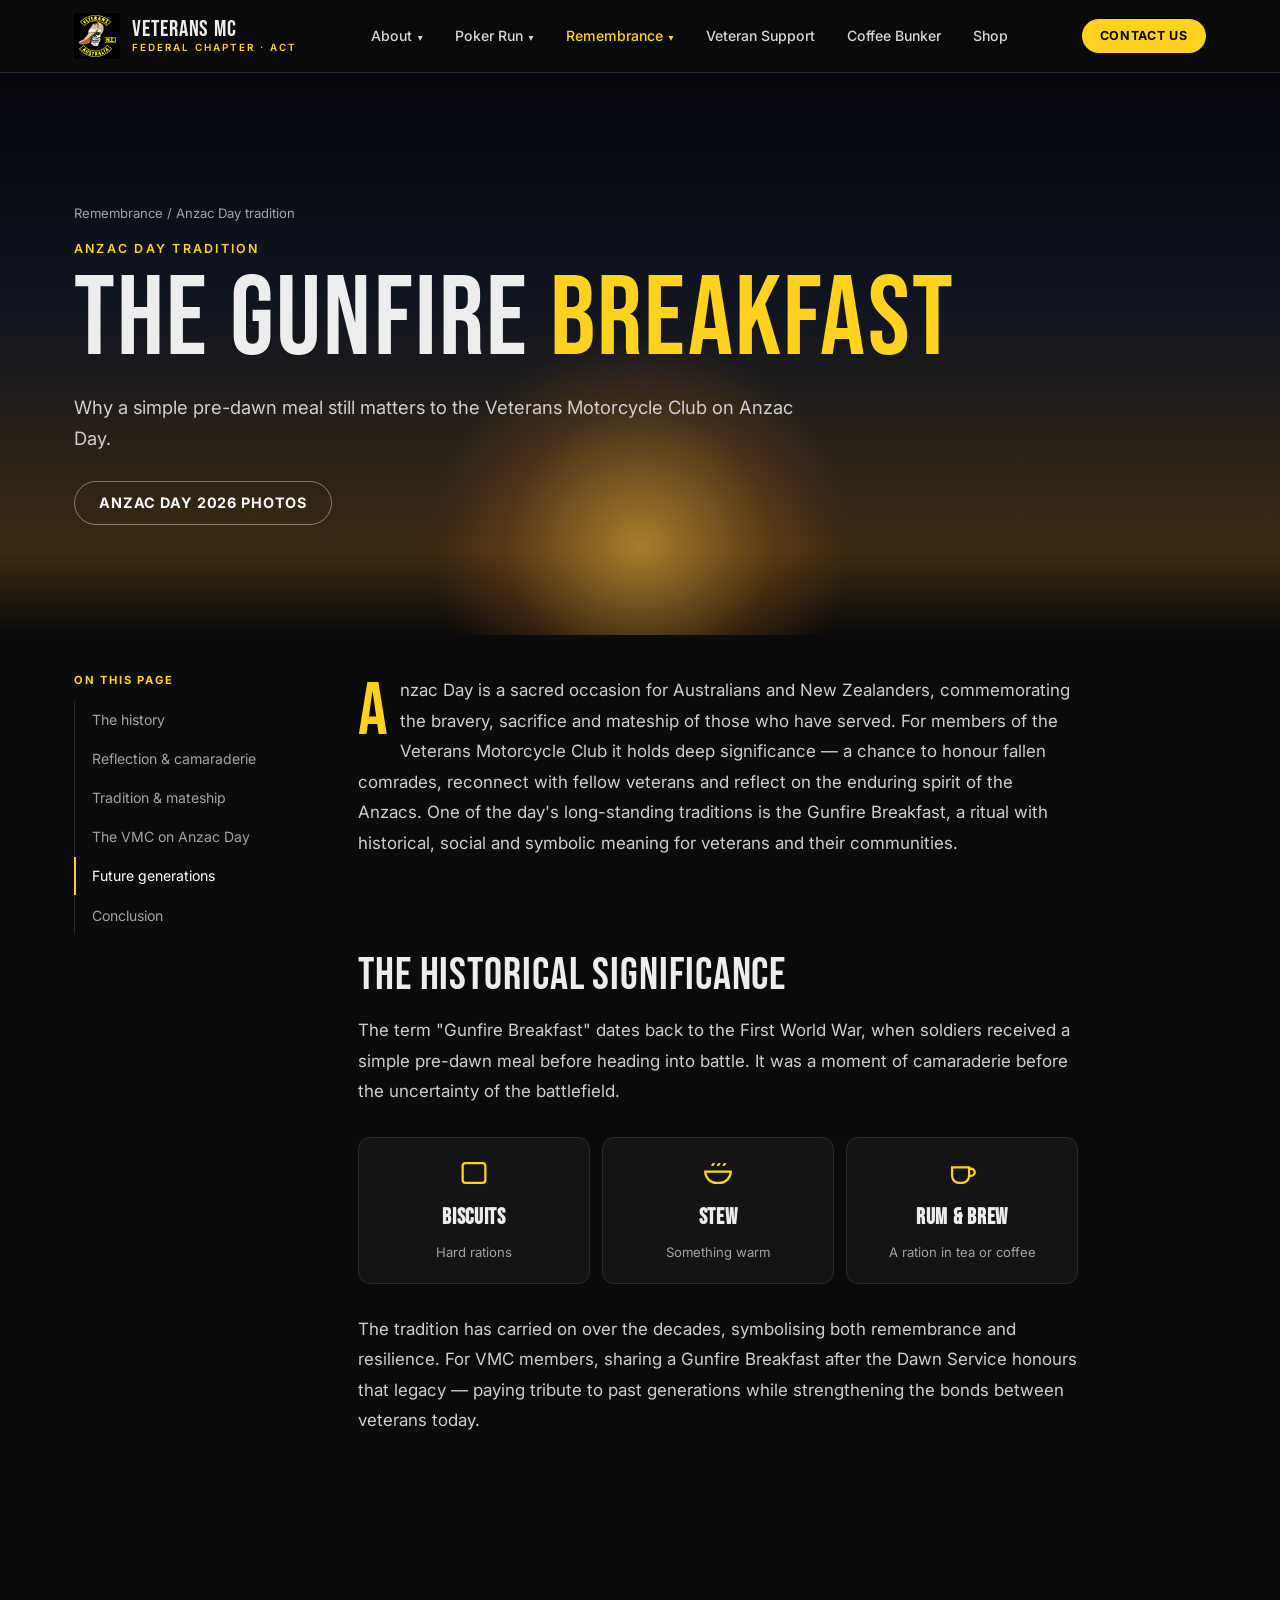
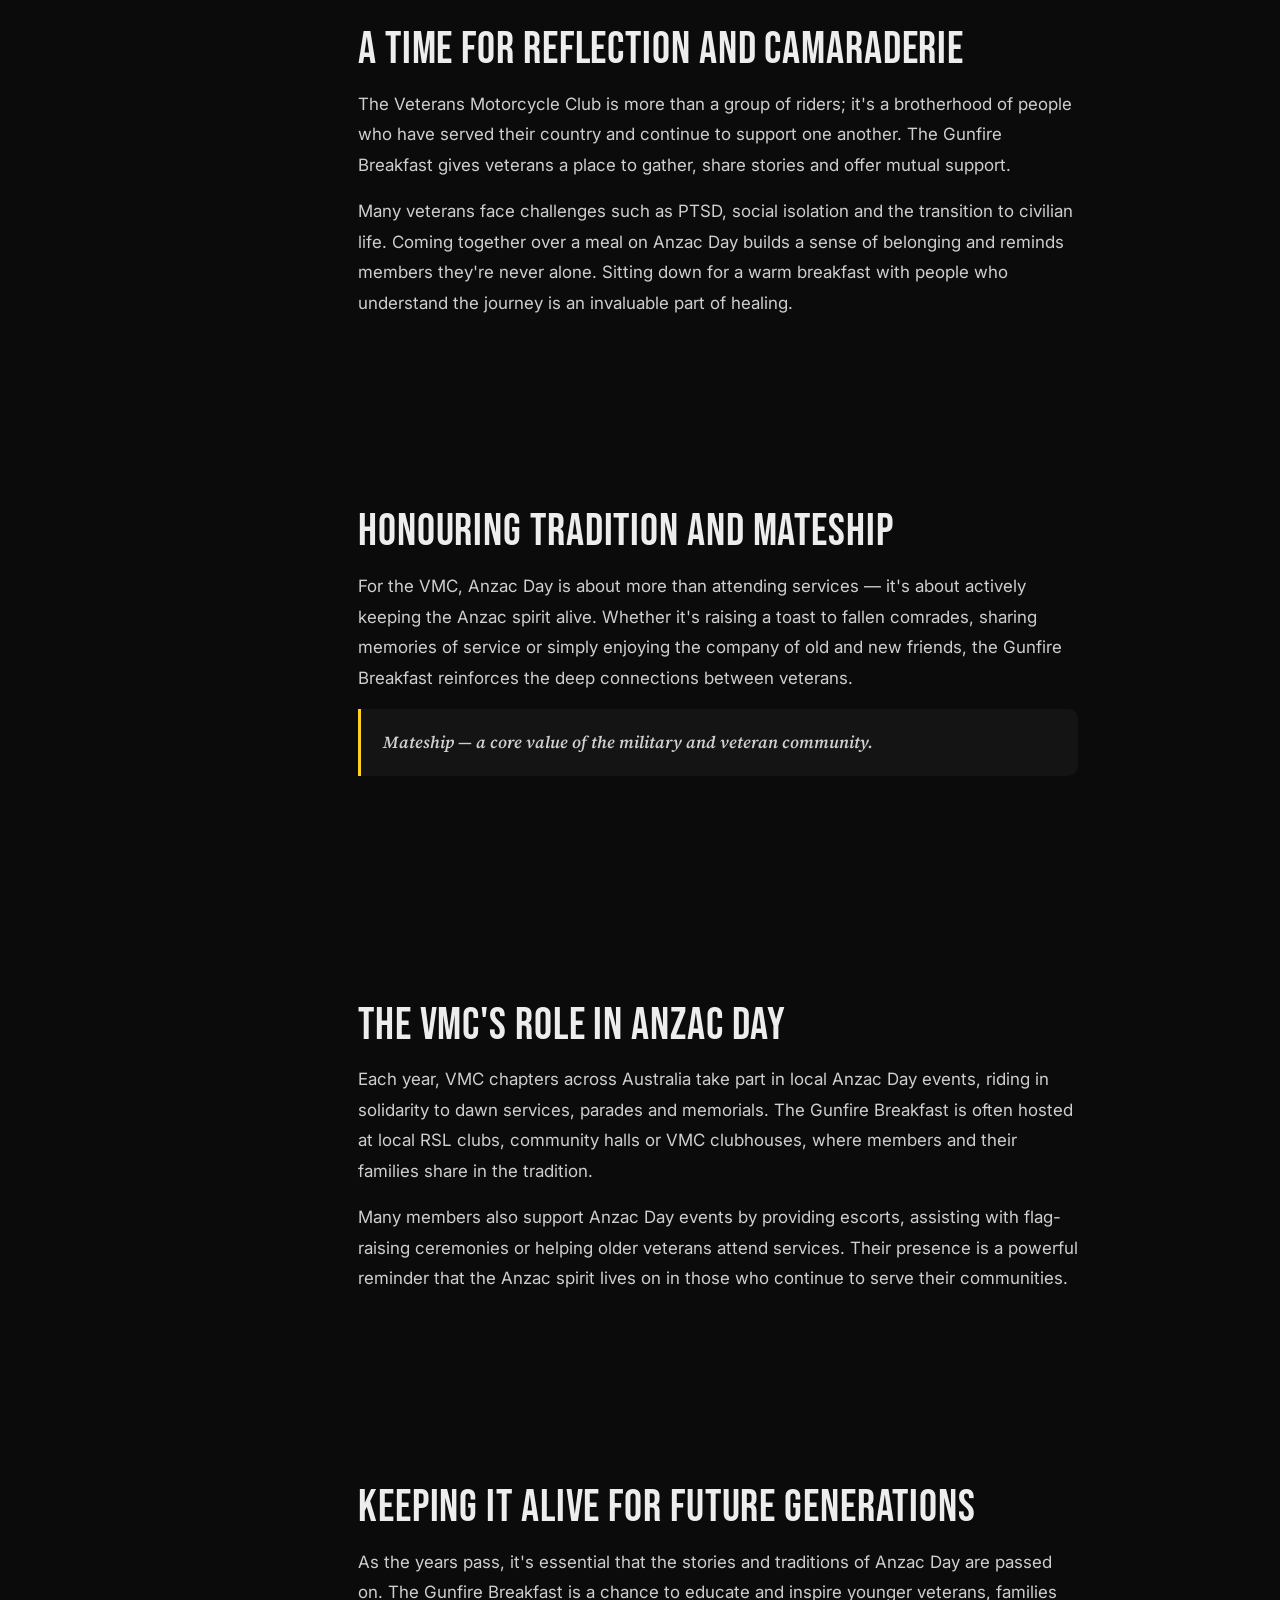
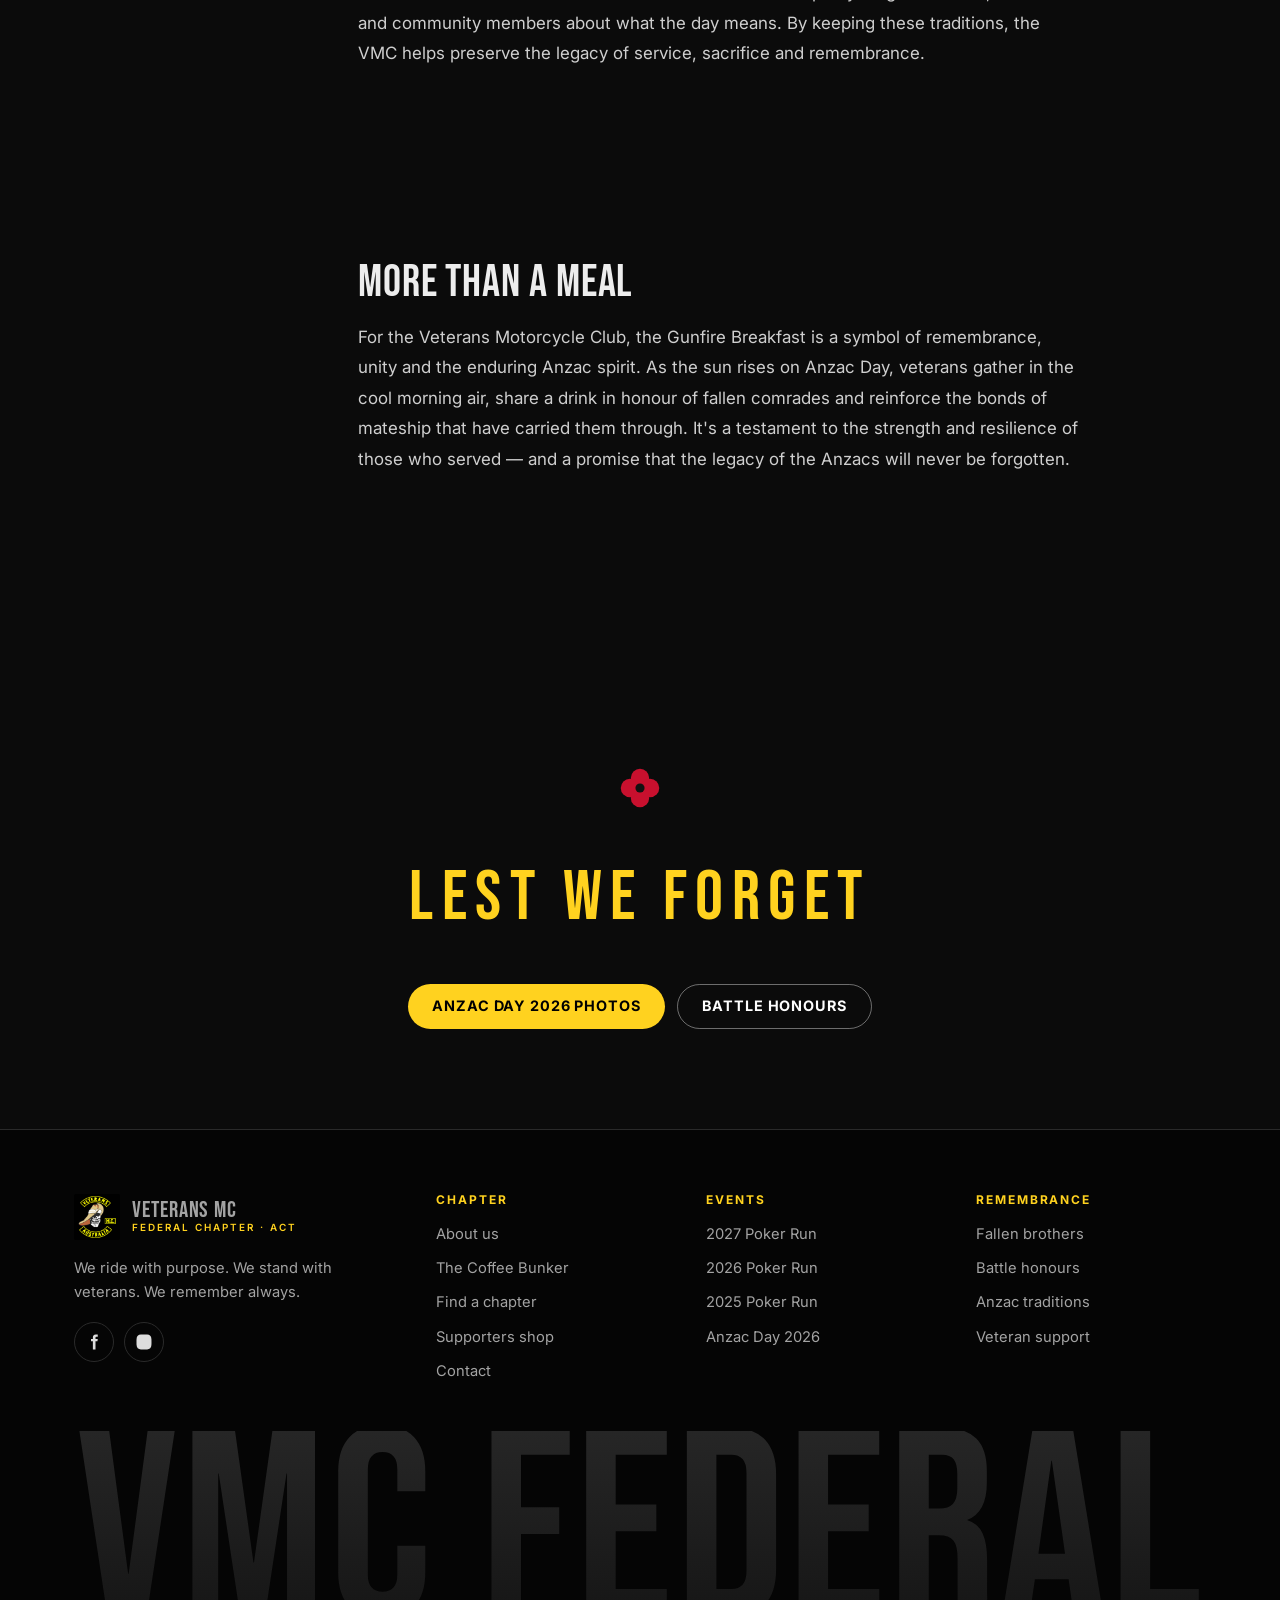
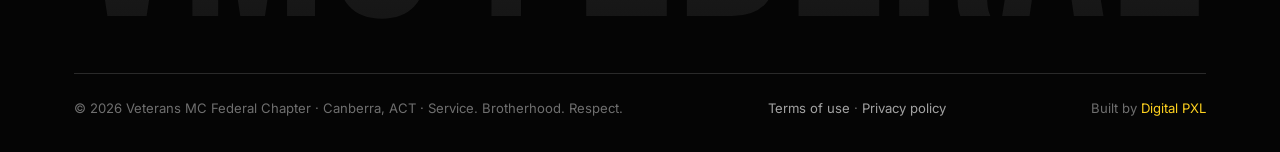
<file: anzac-day-traditions.html>
<!DOCTYPE html>
<html lang="en-AU">
<head>
<meta charset="utf-8">
<meta name="viewport" content="width=device-width, initial-scale=1">
<link rel="icon" href="favicon-32.png" type="image/png" sizes="32x32">
<link rel="icon" href="logo.png" type="image/png" sizes="300x300">
<link rel="apple-touch-icon" href="apple-touch-icon.png">
<meta name="theme-color" content="#0b0b0b">
<title>The Gunfire Breakfast — Anzac Day Tradition | Veterans MC Federal Chapter</title>
<meta name="description" content="Why the Gunfire Breakfast matters to the Veterans Motorcycle Club on Anzac Day: history, mateship and keeping the tradition alive.">
<link rel="preconnect" href="https://fonts.googleapis.com">
<link rel="preconnect" href="https://fonts.gstatic.com" crossorigin>
<link href="https://fonts.googleapis.com/css2?family=Bebas+Neue&family=Inter:wght@400;500;600;700&family=Source+Serif+4:ital,wght@0,400;1,400&display=swap" rel="stylesheet">
<link rel="stylesheet" href="styles.css">
<style>
  .dawn{background:linear-gradient(180deg,#05070c 0%,#0f1420 40%,#3a2a12 85%,var(--bg) 100%)}
  .dawn::before{display:none}
  .sun{position:absolute;left:50%;bottom:-120px;width:420px;height:420px;margin-left:-210px;border-radius:50%;background:radial-gradient(circle,rgba(255,196,64,.55),rgba(255,140,30,.15) 45%,transparent 70%);pointer-events:none}
  .article{display:grid;grid-template-columns:220px 1fr;gap:64px;align-items:start}
  .toc{position:sticky;top:110px;font-size:.88rem}
  .toc b{display:block;font:700 .7rem/1 Inter;letter-spacing:.16em;text-transform:uppercase;color:var(--yellow);margin-bottom:14px}
  .toc ol{list-style:none;display:grid;gap:2px;border-left:1px solid var(--line)}
  .toc a{display:block;padding:7px 0 7px 16px;margin-left:-1px;border-left:2px solid transparent;color:var(--muted);text-decoration:none}
  .toc a:hover{color:#fff}
  .toc a.on{color:#fff;border-left-color:var(--yellow)}
  .ration{display:grid;grid-template-columns:repeat(3,1fr);gap:12px;margin:30px 0}
  .ration div{background:var(--bg-2);border:1px solid var(--line);border-radius:12px;padding:18px;text-align:center}
  .ration svg{width:34px;height:34px;stroke:var(--yellow);fill:none;stroke-width:1.6;margin:0 auto 10px;display:block}
  .ration b{display:block;font-family:"Bebas Neue";font-size:1.4rem;letter-spacing:.03em}
  .ration span{font-size:.82rem;color:var(--muted)}
  .pull{margin:36px 0;font-family:"Source Serif 4",Georgia,serif;font-style:italic;font-size:1.5rem;line-height:1.5;color:#fff;border-left:3px solid var(--yellow);padding-left:22px}
  .prose section{scroll-margin-top:110px}
  @media (max-width:960px){.article{grid-template-columns:1fr}.toc{display:none}}
  @media (max-width:520px){.ration{grid-template-columns:1fr}}
</style>
</head>
<body data-page="remembrance">
<div id="site-header"></div>

<main id="main">
  <section class="phero dawn" style="padding:130px 0 110px">
    <div class="sun" aria-hidden="true"></div>
    <div class="wrap">
      <div class="crumbs"><a href="battle-honours.html">Remembrance</a> / Anzac Day tradition</div>
      <span class="eyebrow">Anzac Day tradition</span>
      <h1>The Gunfire <em>Breakfast</em></h1>
      <p class="lead">Why a simple pre-dawn meal still matters to the Veterans Motorcycle Club on Anzac Day.</p>
      <div class="ctas"><a class="btn btn-ghost" href="anzac-day-2026.html">Anzac Day 2026 photos</a></div>
    </div>
  </section>

  <section style="padding-top:40px">
    <div class="wrap article">
      <nav class="toc" aria-label="On this page">
        <b>On this page</b>
        <ol id="toc">
          <li><a href="#history">The history</a></li>
          <li><a href="#reflection">Reflection &amp; camaraderie</a></li>
          <li><a href="#mateship">Tradition &amp; mateship</a></li>
          <li><a href="#role">The VMC on Anzac Day</a></li>
          <li><a href="#future">Future generations</a></li>
          <li><a href="#conclusion">Conclusion</a></li>
        </ol>
      </nav>

      <article class="prose">
        <p class="dropcap">Anzac Day is a sacred occasion for Australians and New Zealanders, commemorating the bravery, sacrifice and mateship of those who have served. For members of the Veterans Motorcycle Club it holds deep significance — a chance to honour fallen comrades, reconnect with fellow veterans and reflect on the enduring spirit of the Anzacs. One of the day's long-standing traditions is the Gunfire Breakfast, a ritual with historical, social and symbolic meaning for veterans and their communities.</p>

        <section id="history">
          <h2>The historical significance</h2>
          <p>The term "Gunfire Breakfast" dates back to the First World War, when soldiers received a simple pre-dawn meal before heading into battle. It was a moment of camaraderie before the uncertainty of the battlefield.</p>
          <div class="ration" aria-label="A traditional Gunfire Breakfast">
            <div><svg viewBox="0 0 24 24"><rect x="4" y="5" width="16" height="14" rx="2"/><path d="M8 9h.01M12 9h.01M16 9h.01M8 13h.01M12 13h.01M16 13h.01"/></svg><b>Biscuits</b><span>Hard rations</span></div>
            <div><svg viewBox="0 0 24 24"><path d="M3 11h18a8 8 0 0 1-8 8h-2a8 8 0 0 1-8-8ZM8 7c0-1 1-1 1-2M12 7c0-1 1-1 1-2M16 7c0-1 1-1 1-2"/></svg><b>Stew</b><span>Something warm</span></div>
            <div><svg viewBox="0 0 24 24"><path d="M5 8h12v6a5 5 0 0 1-5 5h-2a5 5 0 0 1-5-5V8ZM17 9h1.5a2.5 2.5 0 0 1 0 5H17"/></svg><b>Rum &amp; brew</b><span>A ration in tea or coffee</span></div>
          </div>
          <p>The tradition has carried on over the decades, symbolising both remembrance and resilience. For VMC members, sharing a Gunfire Breakfast after the Dawn Service honours that legacy — paying tribute to past generations while strengthening the bonds between veterans today.</p>
        </section>

        <section id="reflection">
          <h2>A time for reflection and camaraderie</h2>
          <p>The Veterans Motorcycle Club is more than a group of riders; it's a brotherhood of people who have served their country and continue to support one another. The Gunfire Breakfast gives veterans a place to gather, share stories and offer mutual support.</p>
          <p>Many veterans face challenges such as PTSD, social isolation and the transition to civilian life. Coming together over a meal on Anzac Day builds a sense of belonging and reminds members they're never alone. Sitting down for a warm breakfast with people who understand the journey is an invaluable part of healing.</p>
        </section>

        <section id="mateship">
          <h2>Honouring tradition and mateship</h2>
          <p>For the VMC, Anzac Day is about more than attending services — it's about actively keeping the Anzac spirit alive. Whether it's raising a toast to fallen comrades, sharing memories of service or simply enjoying the company of old and new friends, the Gunfire Breakfast reinforces the deep connections between veterans.</p>
          <p class="pull">Mateship — a core value of the military and veteran community.</p>
        </section>

        <section id="role">
          <h2>The VMC's role in Anzac Day</h2>
          <p>Each year, VMC chapters across Australia take part in local Anzac Day events, riding in solidarity to dawn services, parades and memorials. The Gunfire Breakfast is often hosted at local RSL clubs, community halls or VMC clubhouses, where members and their families share in the tradition.</p>
          <p>Many members also support Anzac Day events by providing escorts, assisting with flag-raising ceremonies or helping older veterans attend services. Their presence is a powerful reminder that the Anzac spirit lives on in those who continue to serve their communities.</p>
        </section>

        <section id="future">
          <h2>Keeping it alive for future generations</h2>
          <p>As the years pass, it's essential that the stories and traditions of Anzac Day are passed on. The Gunfire Breakfast is a chance to educate and inspire younger veterans, families and community members about what the day means. By keeping these traditions, the VMC helps preserve the legacy of service, sacrifice and remembrance.</p>
        </section>

        <section id="conclusion">
          <h2>More than a meal</h2>
          <p>For the Veterans Motorcycle Club, the Gunfire Breakfast is a symbol of remembrance, unity and the enduring Anzac spirit. As the sun rises on Anzac Day, veterans gather in the cool morning air, share a drink in honour of fallen comrades and reinforce the bonds of mateship that have carried them through. It's a testament to the strength and resilience of those who served — and a promise that the legacy of the Anzacs will never be forgotten.</p>
        </section>
      </article>
    </div>
  </section>

  <section class="lestband">
    <div class="wrap reveal">
      <svg class="poppy" viewBox="0 0 48 48" aria-hidden="true"><g fill="#c8102e"><circle cx="24" cy="13" r="10"/><circle cx="35" cy="24" r="10"/><circle cx="24" cy="35" r="10"/><circle cx="13" cy="24" r="10"/></g><circle cx="24" cy="24" r="5" fill="#111"/></svg>
      <div class="lest">Lest we forget</div>
      <div style="display:flex;gap:12px;justify-content:center;flex-wrap:wrap;margin-top:28px">
        <a class="btn btn-primary" href="anzac-day-2026.html">Anzac Day 2026 photos</a>
        <a class="btn btn-ghost" href="battle-honours.html">Battle honours</a>
      </div>
    </div>
  </section>
</main>

<div id="site-footer"></div>
<script src="site.js"></script>
<script>
  const tl = [...document.querySelectorAll("#toc a")];
  const spy = new IntersectionObserver(es => es.forEach(e => { if (e.isIntersecting) tl.forEach(a => a.classList.toggle("on", a.hash === "#" + e.target.id)); }), { rootMargin: "-30% 0px -60% 0px" });
  document.querySelectorAll(".prose section").forEach(s => spy.observe(s));
</script>
</body>
</html>
</file>
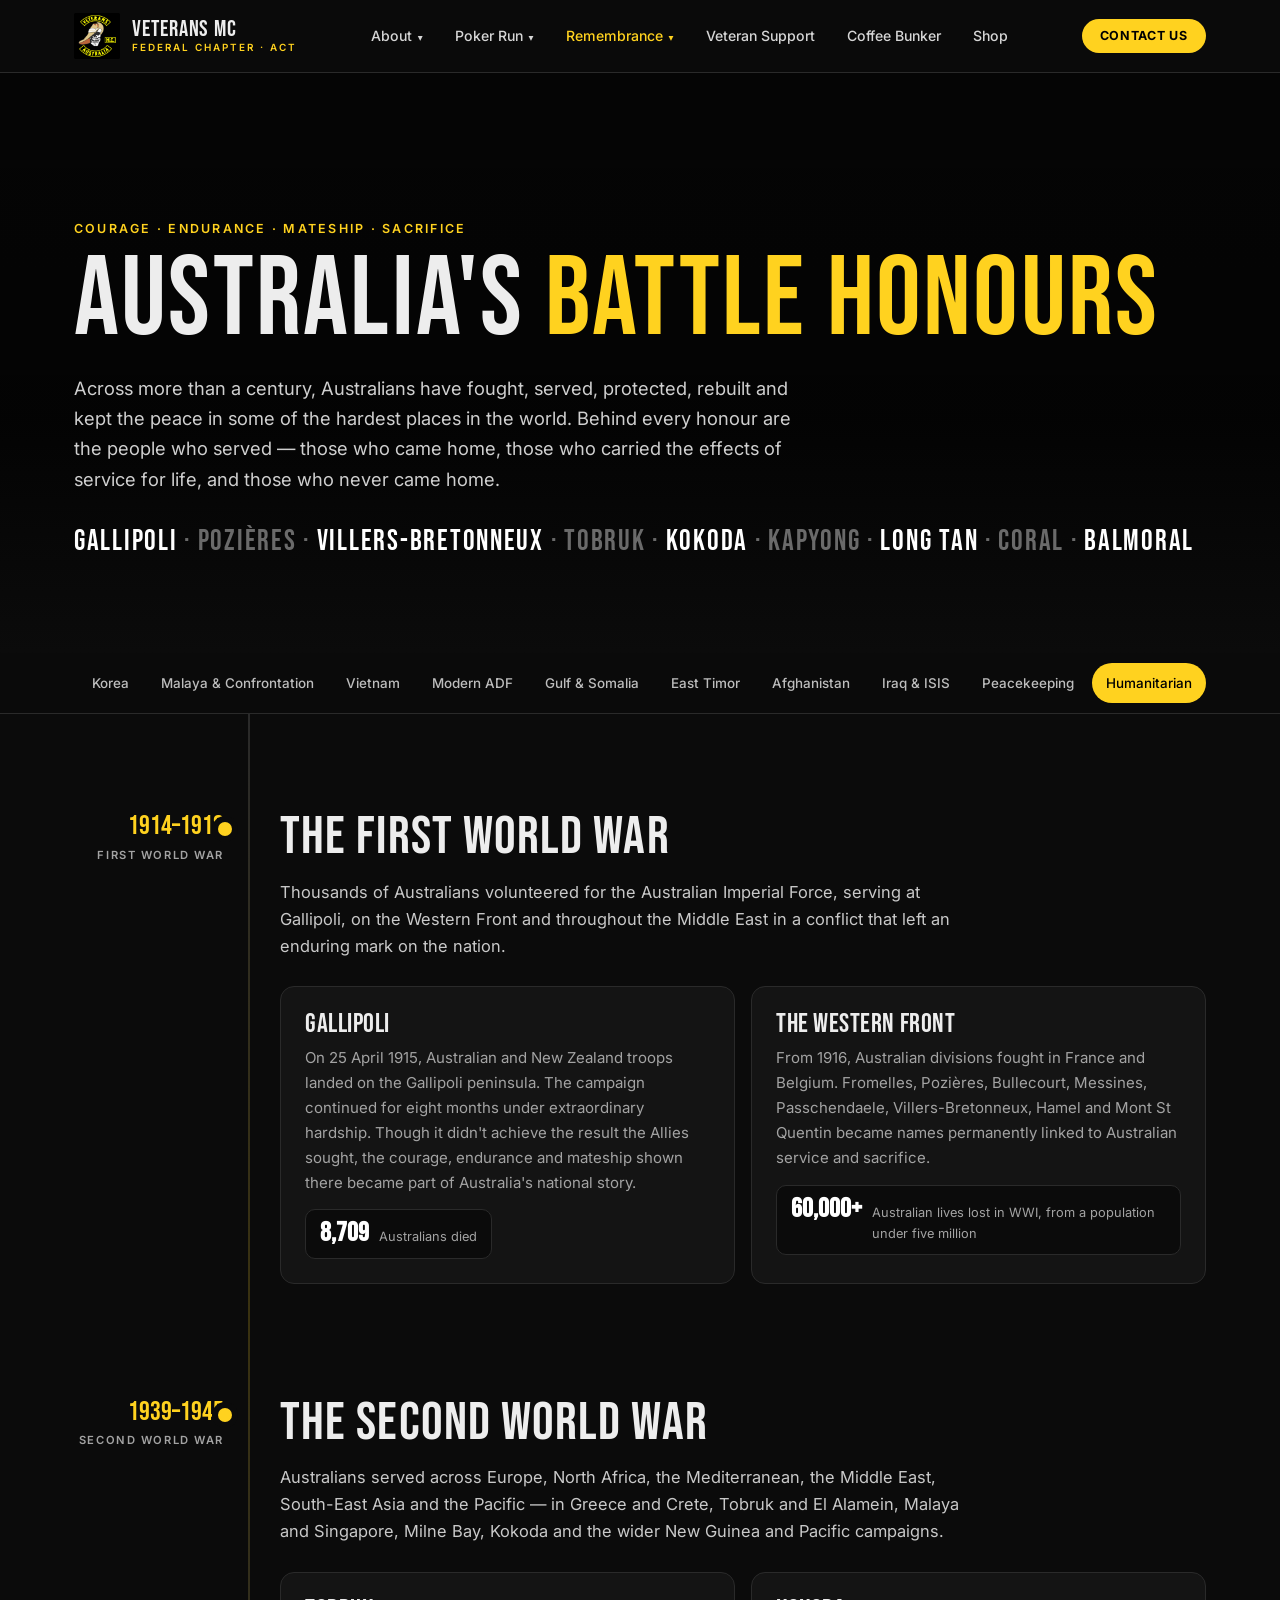
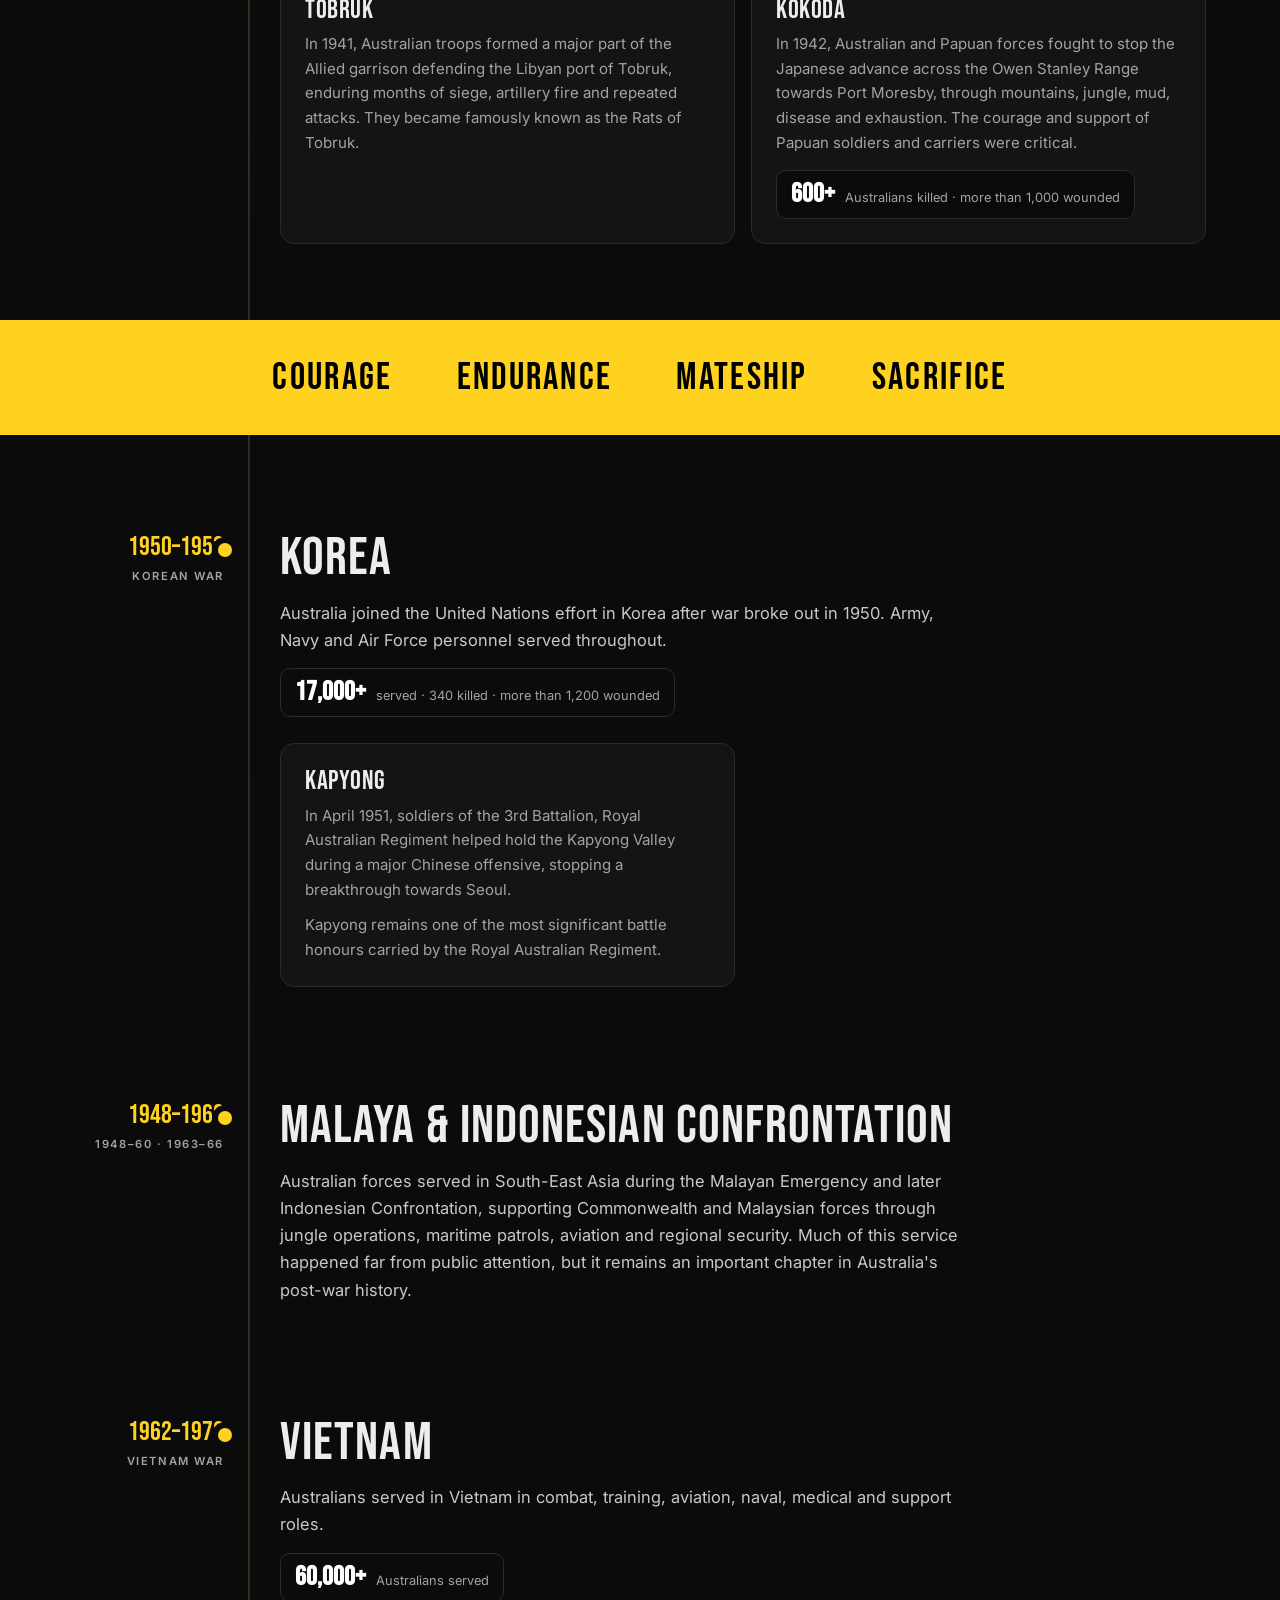
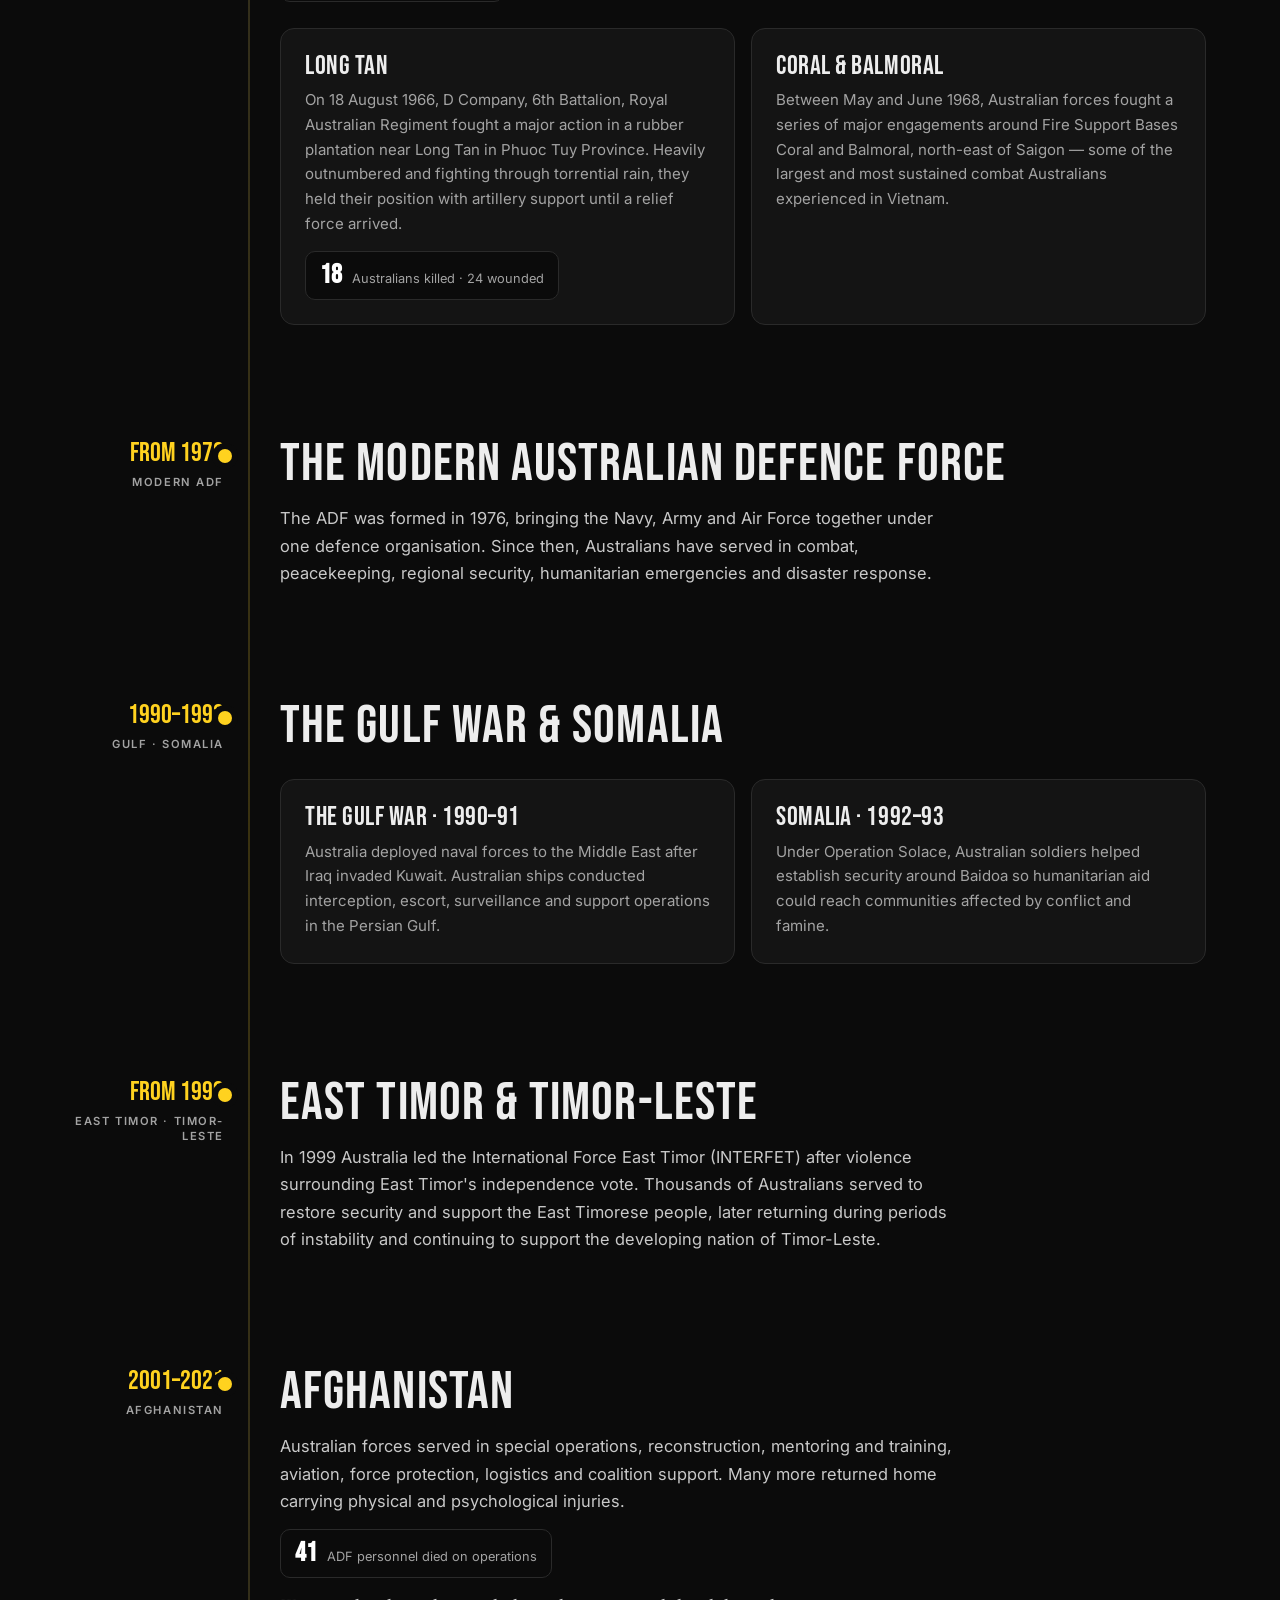
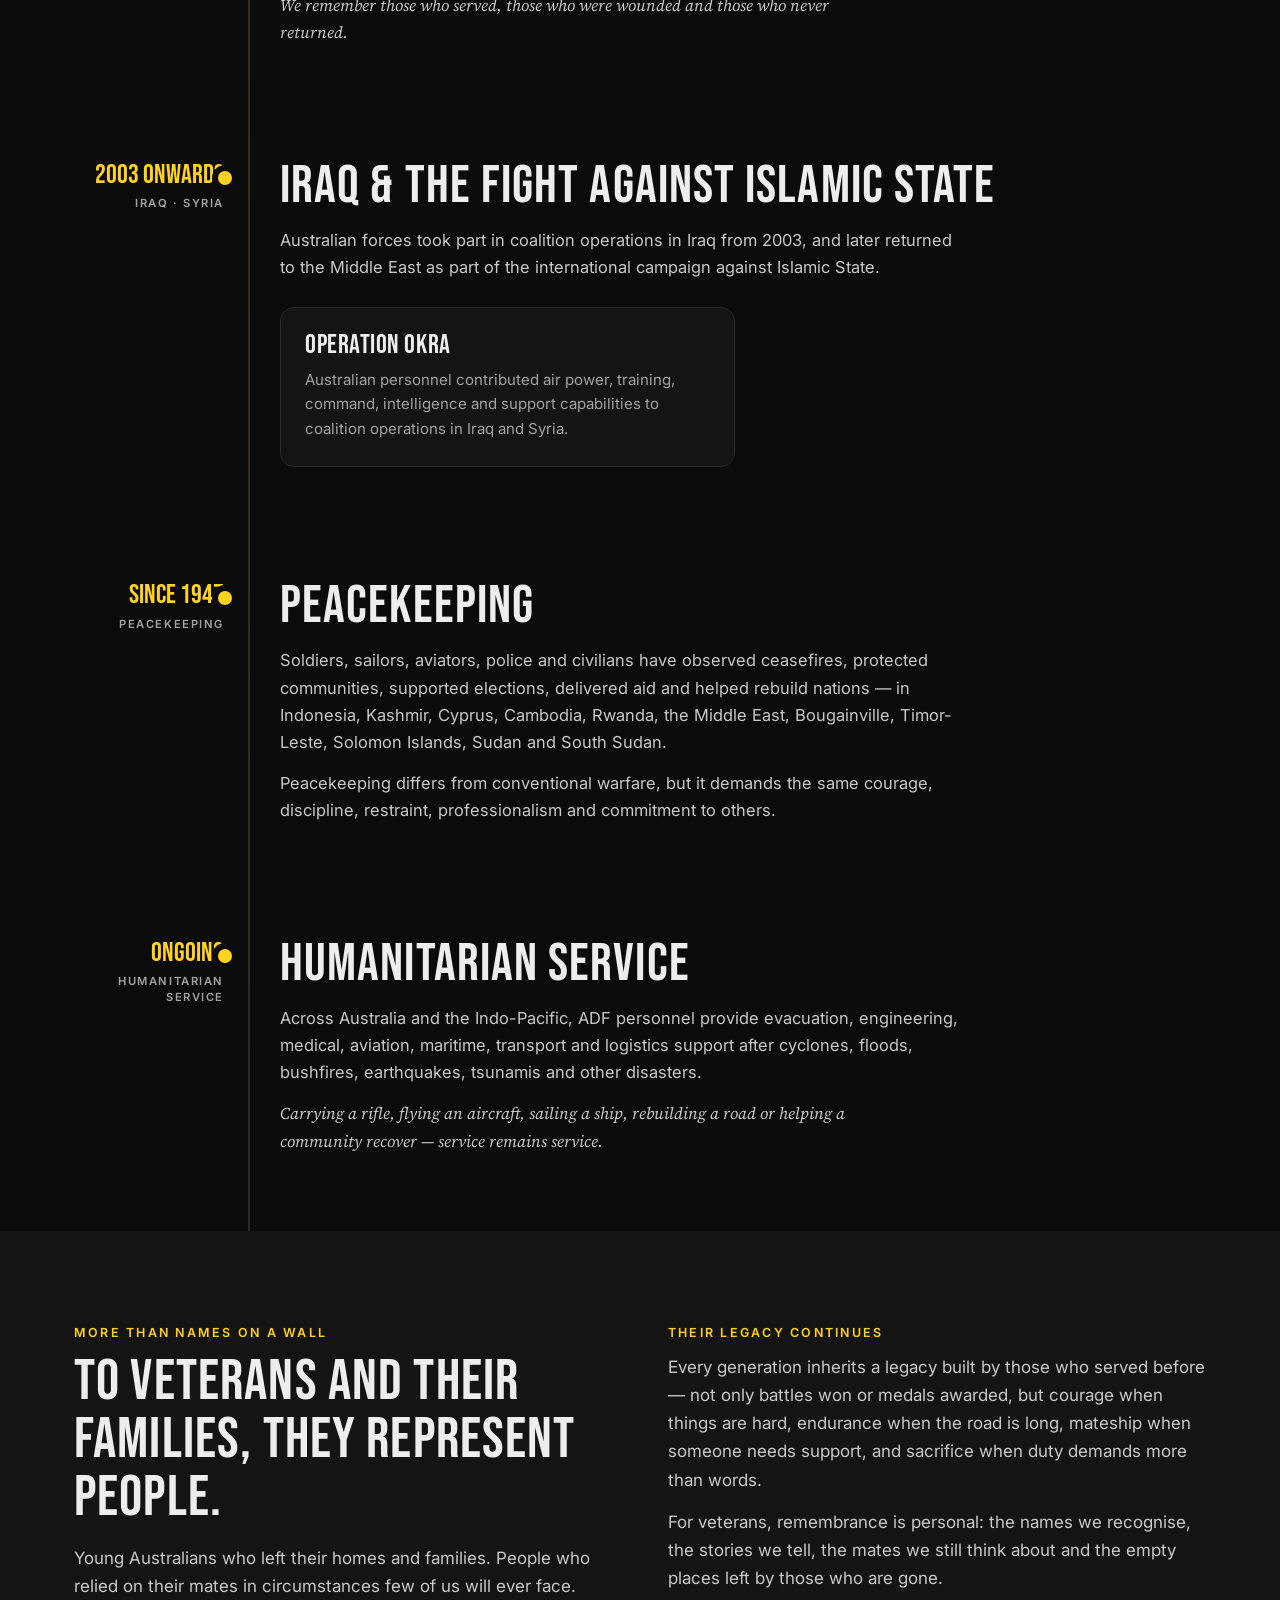
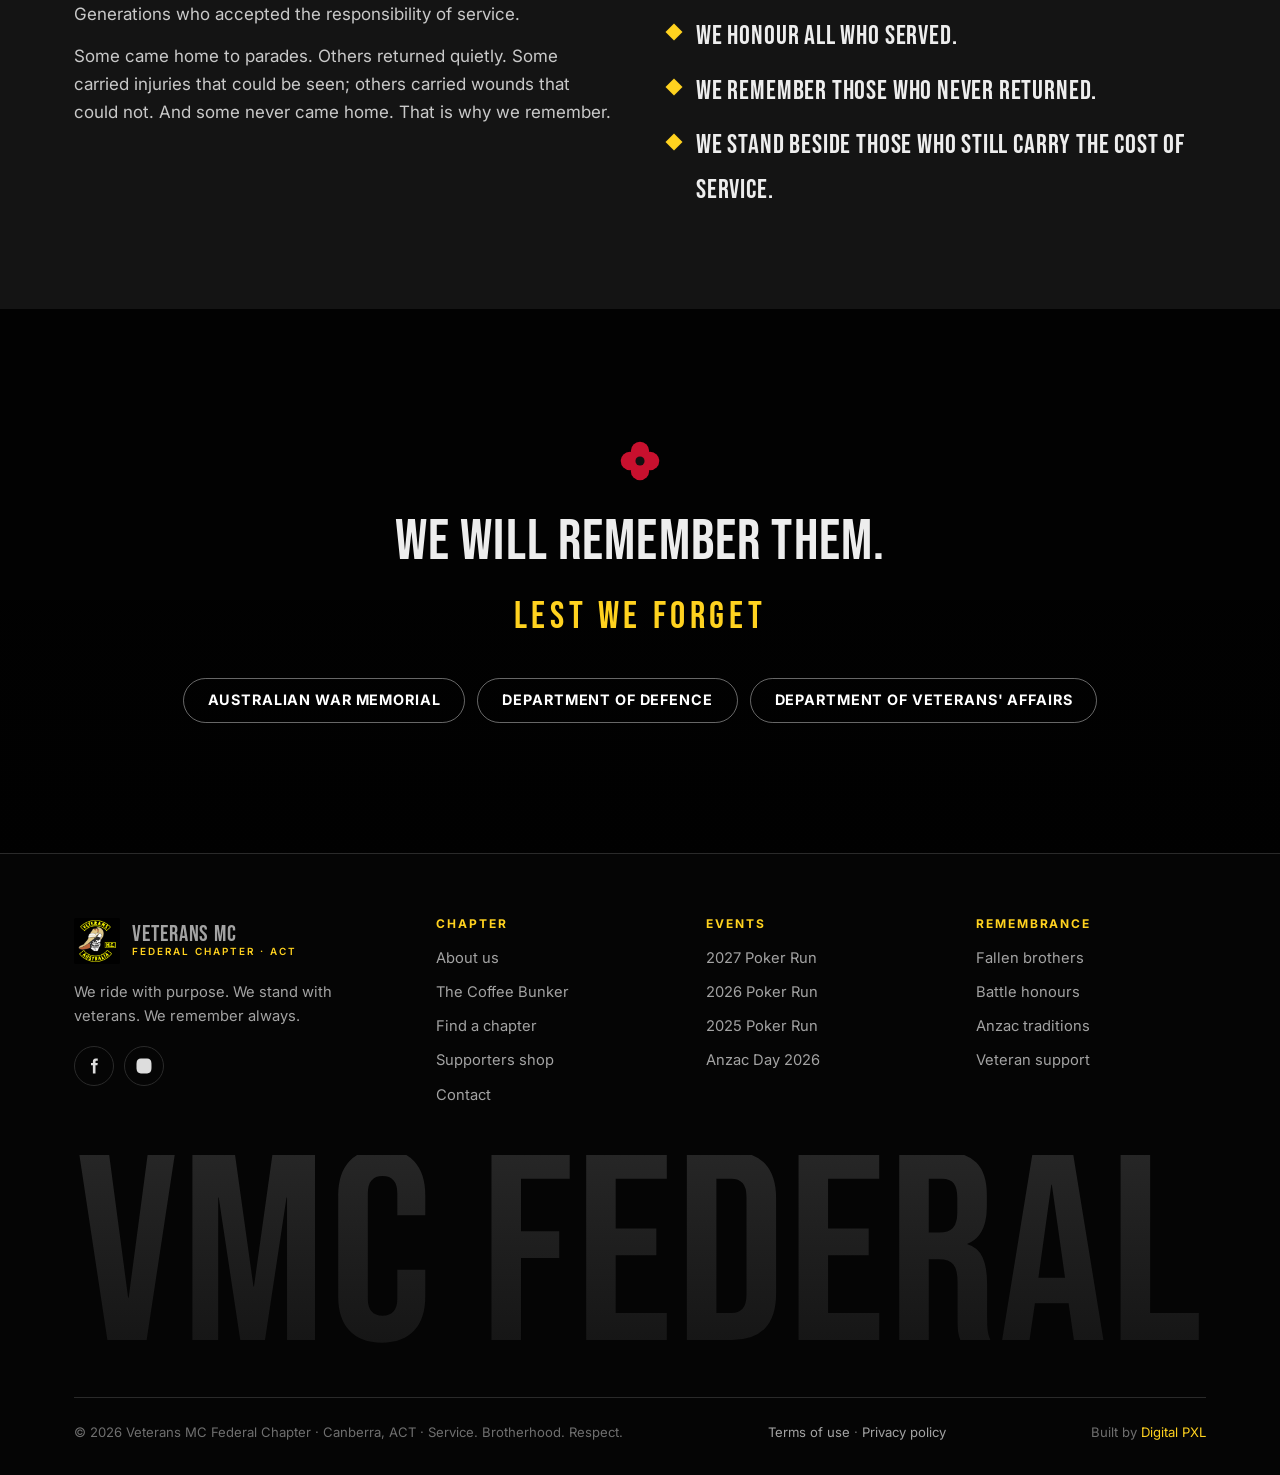
<file: battle-honours.html>
<!DOCTYPE html>
<html lang="en-AU">
<head>
<meta charset="utf-8">
<meta name="viewport" content="width=device-width, initial-scale=1">
<link rel="icon" href="favicon-32.png" type="image/png" sizes="32x32">
<link rel="icon" href="logo.png" type="image/png" sizes="300x300">
<link rel="apple-touch-icon" href="apple-touch-icon.png">
<meta name="theme-color" content="#0b0b0b">
<title>Battle Honours | Veterans MC Federal Chapter</title>
<meta name="description" content="Australia's battle honours: more than a century of service, from Gallipoli and the Western Front to Kokoda, Long Tan, East Timor, Afghanistan and peacekeeping.">
<link rel="preconnect" href="https://fonts.googleapis.com">
<link rel="preconnect" href="https://fonts.gstatic.com" crossorigin>
<link href="https://fonts.googleapis.com/css2?family=Bebas+Neue&family=Inter:wght@400;500;600;700&family=Source+Serif+4:ital,wght@0,400;1,400&display=swap" rel="stylesheet">
<link rel="stylesheet" href="styles.css">
<style>
  .names{font-family:"Bebas Neue";font-size:clamp(1.3rem,2.4vw,1.8rem);letter-spacing:.06em;color:#6a6a6a;line-height:1.5;margin-top:26px}
  .names b{font-weight:400;color:#fff}
  .eras{position:sticky;top:72px;z-index:40;background:rgba(11,11,11,.92);backdrop-filter:blur(8px);border-bottom:1px solid var(--line)}
  .eras ul{display:flex;gap:4px;overflow-x:auto;list-style:none;padding:10px 0;scrollbar-width:none}
  .eras ul::-webkit-scrollbar{display:none}
  .eras a{display:block;white-space:nowrap;padding:9px 14px;border-radius:999px;font-size:.84rem;font-weight:500;text-decoration:none;color:#bdbdbd}
  .eras a:hover{color:#fff;background:var(--bg-3)}
  .eras a.on{background:var(--yellow);color:#000}

  .timeline2{position:relative;padding:40px 0 20px}
  .timeline2::before{content:"";position:absolute;left:calc(24px + 150px);top:0;bottom:0;width:2px;background:linear-gradient(var(--line),#3a3210,var(--line))}
  .era{display:grid;grid-template-columns:150px 1fr;gap:56px;padding:56px 0;scroll-margin-top:130px;position:relative}
  .era::before{content:"";position:absolute;left:150px;top:68px;width:14px;height:14px;margin-left:-6px;border-radius:50%;background:var(--yellow);box-shadow:0 0 0 6px var(--bg)}
  .era .yrs{font-family:"Bebas Neue";font-size:1.7rem;line-height:1.1;color:var(--yellow);text-align:right;padding-top:2px}
  .era .yrs small{display:block;font:600 .7rem/1.4 Inter;letter-spacing:.14em;text-transform:uppercase;color:var(--muted);margin-top:6px}
  .era h2{font-size:clamp(2.2rem,4.6vw,3.4rem)}
  .era > div > p{color:#c9c9c9;max-width:68ch;margin-top:14px;font-size:1.03rem}
  .honours{display:grid;grid-template-columns:repeat(2,1fr);gap:16px;margin-top:26px}
  .honour{background:var(--bg-2);border:1px solid var(--line);border-radius:var(--radius);padding:24px}
  .honour h3{font-size:1.7rem;margin-bottom:8px}
  .honour p{color:var(--muted);font-size:.94rem}
  .honour p+p{margin-top:10px}
  .stat{display:inline-flex;align-items:baseline;gap:10px;margin-top:14px;padding:10px 14px;border-radius:10px;background:var(--bg);border:1px solid var(--line)}
  .stat b{font-family:"Bebas Neue";font-size:1.7rem;color:#fff;line-height:1}
  .stat span{font-size:.8rem;color:var(--muted)}
  .remember-line{margin-top:20px;font-family:"Source Serif 4",Georgia,serif;font-style:italic;font-size:1.2rem;color:#fff}

  .valuesband{background:var(--yellow);color:#000;padding:26px 0}
  .valuesband .row{display:flex;justify-content:center;gap:clamp(16px,5vw,64px);flex-wrap:wrap}
  .valuesband span{font-family:"Bebas Neue";font-size:clamp(1.6rem,3.4vw,2.4rem);letter-spacing:.06em}

  .legacy{display:grid;grid-template-columns:1fr 1fr;gap:56px}
  .legacy p{color:#c9c9c9}
  .legacy p+p{margin-top:14px}
  .vows{list-style:none;display:grid;gap:10px;margin-top:22px}
  .vows li{font-family:"Bebas Neue";font-size:1.7rem;letter-spacing:.03em;padding-left:28px;position:relative}
  .vows li::before{content:"";position:absolute;left:0;top:.45em;width:12px;height:12px;background:var(--yellow);transform:rotate(45deg)}
  .learn{display:flex;gap:12px;flex-wrap:wrap;justify-content:center;margin-top:30px}

  @media (max-width:900px){
    .timeline2::before{left:31px}
    .era{grid-template-columns:1fr;gap:12px;padding:40px 0 40px 36px}
    .era::before{left:31px;top:50px}
    .era .yrs{text-align:left}
    .honours,.legacy{grid-template-columns:1fr}
  }
</style>
</head>
<body data-page="remembrance">
<div id="site-header"></div>

<main id="main">
  <section class="phero" style="background-image:url('https://www.vmcfederal.com.au/wp-content/uploads/2026/05/remembrance.jpg');padding:150px 0 90px">
    <div class="wrap">
      <span class="eyebrow">Courage · Endurance · Mateship · Sacrifice</span>
      <h1>Australia's <em>battle honours</em></h1>
      <p class="lead">Across more than a century, Australians have fought, served, protected, rebuilt and kept the peace in some of the hardest places in the world. Behind every honour are the people who served — those who came home, those who carried the effects of service for life, and those who never came home.</p>
      <p class="names" aria-label="Notable battle honours"><b>Gallipoli</b> · Pozières · <b>Villers-Bretonneux</b> · Tobruk · <b>Kokoda</b> · Kapyong · <b>Long Tan</b> · Coral · <b>Balmoral</b></p>
    </div>
  </section>

  <nav class="eras" aria-label="Eras">
    <div class="wrap"><ul id="eranav">
      <li><a href="#ww1">WWI</a></li><li><a href="#ww2">WWII</a></li><li><a href="#korea">Korea</a></li><li><a href="#malaya">Malaya &amp; Confrontation</a></li><li><a href="#vietnam">Vietnam</a></li><li><a href="#adf">Modern ADF</a></li><li><a href="#gulf">Gulf &amp; Somalia</a></li><li><a href="#timor">East Timor</a></li><li><a href="#afghanistan">Afghanistan</a></li><li><a href="#iraq">Iraq &amp; ISIS</a></li><li><a href="#peace">Peacekeeping</a></li><li><a href="#humanitarian">Humanitarian</a></li>
    </ul></div>
  </nav>

  <div class="wrap">
    <div class="timeline2">
      <section class="era" id="ww1">
        <div class="yrs">1914–1918<small>First World War</small></div>
        <div>
          <h2>The First World War</h2>
          <p>Thousands of Australians volunteered for the Australian Imperial Force, serving at Gallipoli, on the Western Front and throughout the Middle East in a conflict that left an enduring mark on the nation.</p>
          <div class="honours">
            <article class="honour"><h3>Gallipoli</h3><p>On 25 April 1915, Australian and New Zealand troops landed on the Gallipoli peninsula. The campaign continued for eight months under extraordinary hardship. Though it didn't achieve the result the Allies sought, the courage, endurance and mateship shown there became part of Australia's national story.</p><div class="stat"><b>8,709</b><span>Australians died</span></div></article>
            <article class="honour"><h3>The Western Front</h3><p>From 1916, Australian divisions fought in France and Belgium. Fromelles, Pozières, Bullecourt, Messines, Passchendaele, Villers-Bretonneux, Hamel and Mont St Quentin became names permanently linked to Australian service and sacrifice.</p><div class="stat"><b>60,000+</b><span>Australian lives lost in WWI, from a population under five million</span></div></article>
          </div>
        </div>
      </section>

      <section class="era" id="ww2">
        <div class="yrs">1939–1945<small>Second World War</small></div>
        <div>
          <h2>The Second World War</h2>
          <p>Australians served across Europe, North Africa, the Mediterranean, the Middle East, South-East Asia and the Pacific — in Greece and Crete, Tobruk and El Alamein, Malaya and Singapore, Milne Bay, Kokoda and the wider New Guinea and Pacific campaigns.</p>
          <div class="honours">
            <article class="honour"><h3>Tobruk</h3><p>In 1941, Australian troops formed a major part of the Allied garrison defending the Libyan port of Tobruk, enduring months of siege, artillery fire and repeated attacks. They became famously known as the Rats of Tobruk.</p></article>
            <article class="honour"><h3>Kokoda</h3><p>In 1942, Australian and Papuan forces fought to stop the Japanese advance across the Owen Stanley Range towards Port Moresby, through mountains, jungle, mud, disease and exhaustion. The courage and support of Papuan soldiers and carriers were critical.</p><div class="stat"><b>600+</b><span>Australians killed · more than 1,000 wounded</span></div></article>
          </div>
        </div>
      </section>
    </div>
  </div>

  <div class="valuesband" aria-hidden="true"><div class="row"><span>Courage</span><span>Endurance</span><span>Mateship</span><span>Sacrifice</span></div></div>

  <div class="wrap">
    <div class="timeline2">
      <section class="era" id="korea">
        <div class="yrs">1950–1953<small>Korean War</small></div>
        <div>
          <h2>Korea</h2>
          <p>Australia joined the United Nations effort in Korea after war broke out in 1950. Army, Navy and Air Force personnel served throughout.</p>
          <div class="stat"><b>17,000+</b><span>served · 340 killed · more than 1,200 wounded</span></div>
          <div class="honours">
            <article class="honour"><h3>Kapyong</h3><p>In April 1951, soldiers of the 3rd Battalion, Royal Australian Regiment helped hold the Kapyong Valley during a major Chinese offensive, stopping a breakthrough towards Seoul.</p><p>Kapyong remains one of the most significant battle honours carried by the Royal Australian Regiment.</p></article>
          </div>
        </div>
      </section>

      <section class="era" id="malaya">
        <div class="yrs">1948–1966<small>1948–60 · 1963–66</small></div>
        <div>
          <h2>Malaya &amp; Indonesian Confrontation</h2>
          <p>Australian forces served in South-East Asia during the Malayan Emergency and later Indonesian Confrontation, supporting Commonwealth and Malaysian forces through jungle operations, maritime patrols, aviation and regional security. Much of this service happened far from public attention, but it remains an important chapter in Australia's post-war history.</p>
        </div>
      </section>

      <section class="era" id="vietnam">
        <div class="yrs">1962–1972<small>Vietnam War</small></div>
        <div>
          <h2>Vietnam</h2>
          <p>Australians served in Vietnam in combat, training, aviation, naval, medical and support roles.</p>
          <div class="stat"><b>60,000+</b><span>Australians served</span></div>
          <div class="honours">
            <article class="honour"><h3>Long Tan</h3><p>On 18 August 1966, D Company, 6th Battalion, Royal Australian Regiment fought a major action in a rubber plantation near Long Tan in Phuoc Tuy Province. Heavily outnumbered and fighting through torrential rain, they held their position with artillery support until a relief force arrived.</p><div class="stat"><b>18</b><span>Australians killed · 24 wounded</span></div></article>
            <article class="honour"><h3>Coral &amp; Balmoral</h3><p>Between May and June 1968, Australian forces fought a series of major engagements around Fire Support Bases Coral and Balmoral, north-east of Saigon — some of the largest and most sustained combat Australians experienced in Vietnam.</p></article>
          </div>
        </div>
      </section>

      <section class="era" id="adf">
        <div class="yrs">From 1976<small>Modern ADF</small></div>
        <div>
          <h2>The modern Australian Defence Force</h2>
          <p>The ADF was formed in 1976, bringing the Navy, Army and Air Force together under one defence organisation. Since then, Australians have served in combat, peacekeeping, regional security, humanitarian emergencies and disaster response.</p>
        </div>
      </section>

      <section class="era" id="gulf">
        <div class="yrs">1990–1993<small>Gulf · Somalia</small></div>
        <div>
          <h2>The Gulf War &amp; Somalia</h2>
          <div class="honours">
            <article class="honour"><h3>The Gulf War · 1990–91</h3><p>Australia deployed naval forces to the Middle East after Iraq invaded Kuwait. Australian ships conducted interception, escort, surveillance and support operations in the Persian Gulf.</p></article>
            <article class="honour"><h3>Somalia · 1992–93</h3><p>Under Operation Solace, Australian soldiers helped establish security around Baidoa so humanitarian aid could reach communities affected by conflict and famine.</p></article>
          </div>
        </div>
      </section>

      <section class="era" id="timor">
        <div class="yrs">From 1999<small>East Timor · Timor-Leste</small></div>
        <div>
          <h2>East Timor &amp; Timor-Leste</h2>
          <p>In 1999 Australia led the International Force East Timor (INTERFET) after violence surrounding East Timor's independence vote. Thousands of Australians served to restore security and support the East Timorese people, later returning during periods of instability and continuing to support the developing nation of Timor-Leste.</p>
        </div>
      </section>

      <section class="era" id="afghanistan">
        <div class="yrs">2001–2021<small>Afghanistan</small></div>
        <div>
          <h2>Afghanistan</h2>
          <p>Australian forces served in special operations, reconstruction, mentoring and training, aviation, force protection, logistics and coalition support. Many more returned home carrying physical and psychological injuries.</p>
          <div class="stat"><b>41</b><span>ADF personnel died on operations</span></div>
          <p class="remember-line">We remember those who served, those who were wounded and those who never returned.</p>
        </div>
      </section>

      <section class="era" id="iraq">
        <div class="yrs">2003 onwards<small>Iraq · Syria</small></div>
        <div>
          <h2>Iraq &amp; the fight against Islamic State</h2>
          <p>Australian forces took part in coalition operations in Iraq from 2003, and later returned to the Middle East as part of the international campaign against Islamic State.</p>
          <div class="honours"><article class="honour"><h3>Operation Okra</h3><p>Australian personnel contributed air power, training, command, intelligence and support capabilities to coalition operations in Iraq and Syria.</p></article></div>
        </div>
      </section>

      <section class="era" id="peace">
        <div class="yrs">Since 1947<small>Peacekeeping</small></div>
        <div>
          <h2>Peacekeeping</h2>
          <p>Soldiers, sailors, aviators, police and civilians have observed ceasefires, protected communities, supported elections, delivered aid and helped rebuild nations — in Indonesia, Kashmir, Cyprus, Cambodia, Rwanda, the Middle East, Bougainville, Timor-Leste, Solomon Islands, Sudan and South Sudan.</p>
          <p>Peacekeeping differs from conventional warfare, but it demands the same courage, discipline, restraint, professionalism and commitment to others.</p>
        </div>
      </section>

      <section class="era" id="humanitarian">
        <div class="yrs">Ongoing<small>Humanitarian service</small></div>
        <div>
          <h2>Humanitarian service</h2>
          <p>Across Australia and the Indo-Pacific, ADF personnel provide evacuation, engineering, medical, aviation, maritime, transport and logistics support after cyclones, floods, bushfires, earthquakes, tsunamis and other disasters.</p>
          <p class="remember-line">Carrying a rifle, flying an aircraft, sailing a ship, rebuilding a road or helping a community recover — service remains service.</p>
        </div>
      </section>
    </div>
  </div>

  <section class="pillars">
    <div class="wrap legacy">
      <div class="reveal">
        <span class="eyebrow">More than names on a wall</span>
        <h2>To veterans and their families, they represent people.</h2>
        <p style="margin-top:18px">Young Australians who left their homes and families. People who relied on their mates in circumstances few of us will ever face. Generations who accepted the responsibility of service.</p>
        <p>Some came home to parades. Others returned quietly. Some carried injuries that could be seen; others carried wounds that could not. And some never came home. That is why we remember.</p>
      </div>
      <div class="reveal">
        <span class="eyebrow">Their legacy continues</span>
        <p>Every generation inherits a legacy built by those who served before — not only battles won or medals awarded, but courage when things are hard, endurance when the road is long, mateship when someone needs support, and sacrifice when duty demands more than words.</p>
        <p>For veterans, remembrance is personal: the names we recognise, the stories we tell, the mates we still think about and the empty places left by those who are gone.</p>
        <ul class="vows">
          <li>We honour all who served.</li>
          <li>We remember those who never returned.</li>
          <li>We stand beside those who still carry the cost of service.</li>
        </ul>
      </div>
    </div>
  </section>

  <section class="remember">
    <div class="wrap reveal">
      <svg class="poppy" viewBox="0 0 48 48" aria-hidden="true"><g fill="#c8102e"><circle cx="24" cy="13" r="10"/><circle cx="35" cy="24" r="10"/><circle cx="24" cy="35" r="10"/><circle cx="13" cy="24" r="10"/></g><circle cx="24" cy="24" r="5" fill="#111"/></svg>
      <h2>We will remember them.</h2>
      <div class="lest" style="margin-top:14px">Lest we forget</div>
      <div class="learn">
        <a class="btn btn-ghost" href="https://www.awm.gov.au/" target="_blank" rel="noopener">Australian War Memorial</a>
        <a class="btn btn-ghost" href="https://www.defence.gov.au/" target="_blank" rel="noopener">Department of Defence</a>
        <a class="btn btn-ghost" href="https://www.dva.gov.au/" target="_blank" rel="noopener">Department of Veterans' Affairs</a>
      </div>
    </div>
  </section>
</main>

<div id="site-footer"></div>
<script src="site.js"></script>
<script>
  const el = [...document.querySelectorAll("#eranav a")];
  const spy = new IntersectionObserver(es => es.forEach(e => {
    if (!e.isIntersecting) return;
    el.forEach(a => a.classList.toggle("on", a.hash === "#" + e.target.id));
    const on = document.querySelector("#eranav a.on"); if (on) on.scrollIntoView({ block: "nearest", inline: "center" });
  }), { rootMargin: "-40% 0px -55% 0px" });
  document.querySelectorAll(".era").forEach(s => spy.observe(s));
</script>
</body>
</html>
</file>
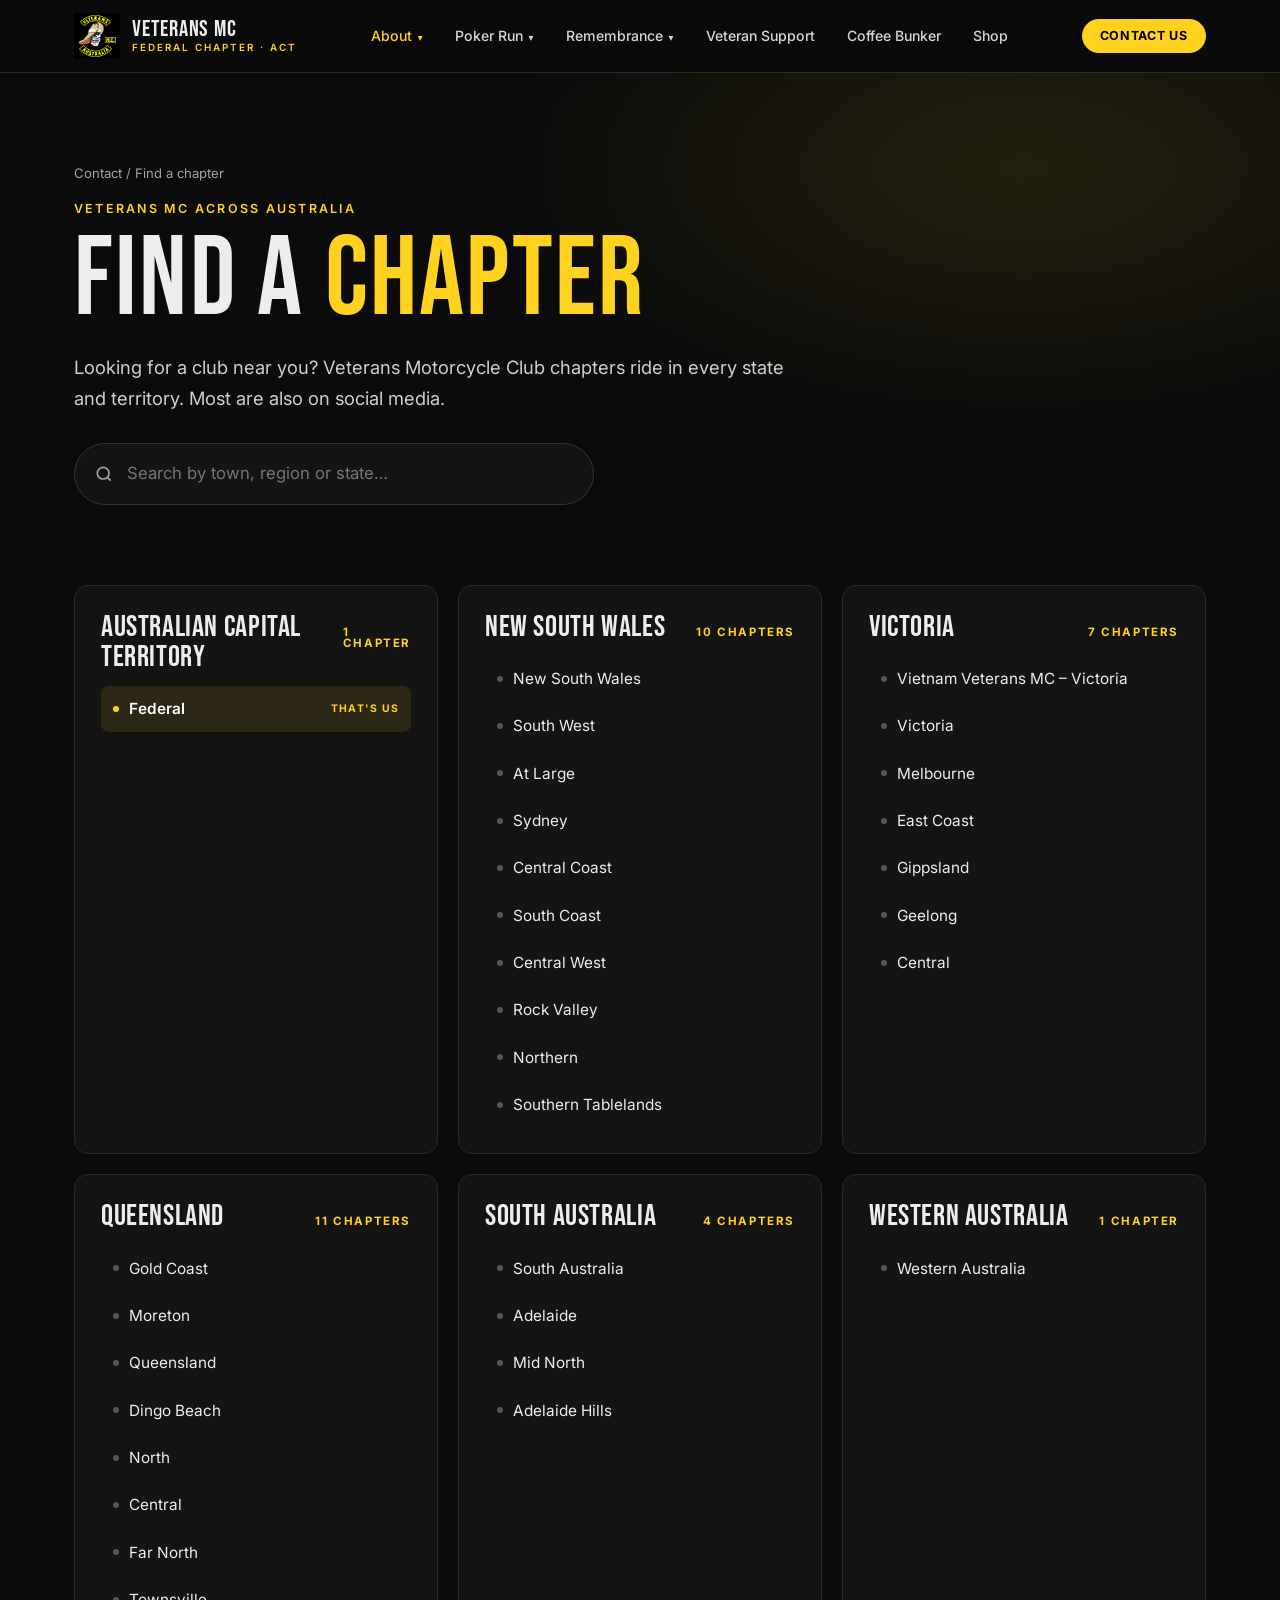
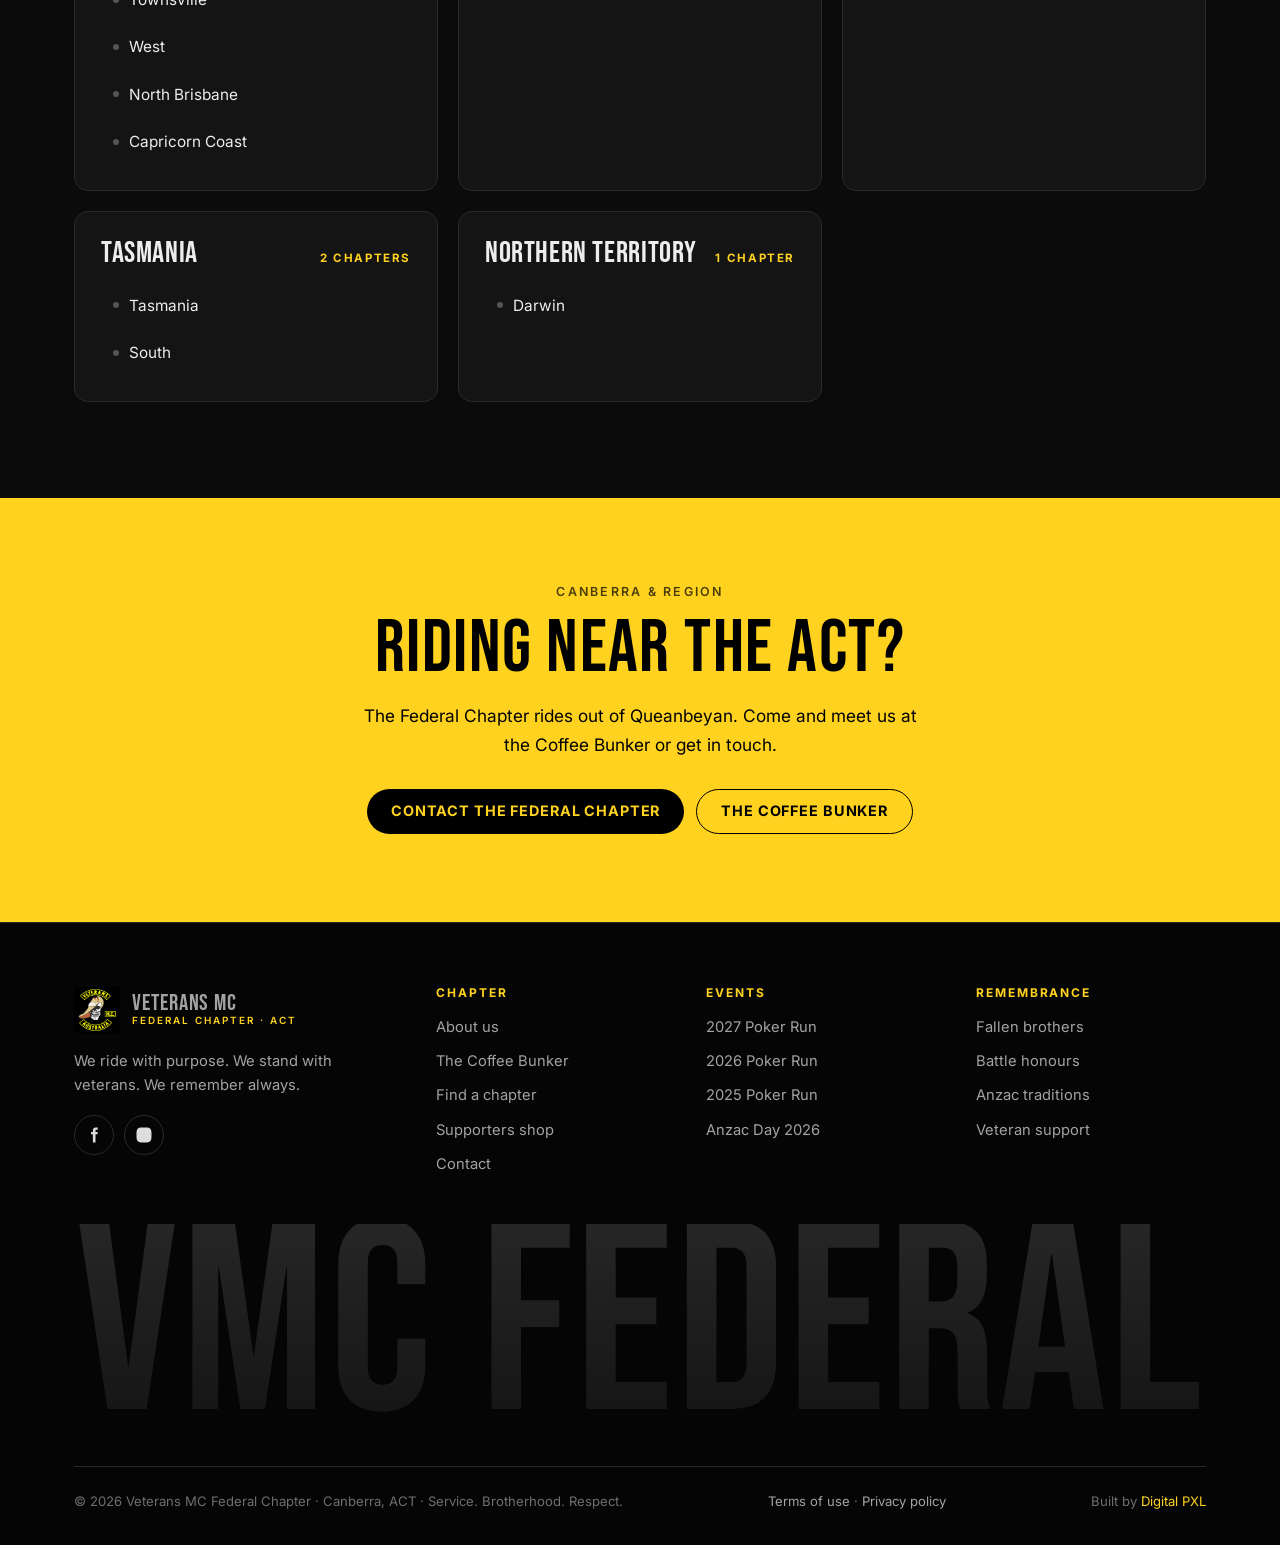
<file: find-a-chapter.html>
<!DOCTYPE html>
<html lang="en-AU">
<head>
<meta charset="utf-8">
<meta name="viewport" content="width=device-width, initial-scale=1">
<link rel="icon" href="favicon-32.png" type="image/png" sizes="32x32">
<link rel="icon" href="logo.png" type="image/png" sizes="300x300">
<link rel="apple-touch-icon" href="apple-touch-icon.png">
<meta name="theme-color" content="#0b0b0b">
<title>Find a Chapter | Veterans Motorcycle Club Australia</title>
<meta name="description" content="Veterans Motorcycle Club chapters across Australia, by state and territory.">
<link rel="preconnect" href="https://fonts.googleapis.com">
<link rel="preconnect" href="https://fonts.gstatic.com" crossorigin>
<link href="https://fonts.googleapis.com/css2?family=Bebas+Neue&family=Inter:wght@400;500;600;700&family=Source+Serif+4:ital,wght@0,400;1,400&display=swap" rel="stylesheet">
<link rel="stylesheet" href="styles.css">
<style>
  .search{position:relative;max-width:520px;margin-top:30px}
  .search input{width:100%;font:inherit;font-size:1.05rem;color:var(--text);background:var(--bg-2);border:1px solid #333;border-radius:999px;padding:16px 22px 16px 52px}
  .search input:focus{outline:none;border-color:var(--yellow);box-shadow:0 0 0 3px rgba(255,210,31,.18)}
  .search svg{position:absolute;left:20px;top:50%;transform:translateY(-50%);width:20px;height:20px;stroke:var(--muted);fill:none;stroke-width:2}
  .states{display:grid;grid-template-columns:repeat(auto-fill,minmax(min(320px,100%),1fr));gap:20px;margin-top:40px}
  .state{background:var(--bg-2);border:1px solid var(--line);border-radius:var(--radius);padding:26px}
  .state header{display:flex;align-items:baseline;justify-content:space-between;margin-bottom:14px;position:static;background:none;border:0;backdrop-filter:none}
  .state h2{font-size:1.9rem}
  .state header span{font:700 .72rem/1 Inter;letter-spacing:.14em;color:var(--yellow)}
  .state ul{list-style:none;display:grid;gap:2px}
  .state li{padding:10px 12px;border-radius:8px;display:flex;align-items:center;gap:10px;font-size:.96rem}
  .state li::before{content:"";width:6px;height:6px;border-radius:50%;background:#555;flex:none}
  .state li.home{background:rgba(255,210,31,.1);color:#fff;font-weight:600}
  .state li.home::before{background:var(--yellow)}
  .state li.home small{margin-left:auto;font:700 .65rem/1 Inter;letter-spacing:.12em;color:var(--yellow)}
  .empty{display:none;margin-top:40px;color:var(--muted)}
  mark{background:rgba(255,210,31,.3);color:inherit;border-radius:3px}
</style>
</head>
<body data-page="about">
<div id="site-header"></div>

<main id="main">
  <section class="phero plain" style="padding:90px 0 40px">
    <div class="wrap">
      <div class="crumbs"><a href="contact.html">Contact</a> / Find a chapter</div>
      <span class="eyebrow">Veterans MC across Australia</span>
      <h1>Find a <em>chapter</em></h1>
      <p class="lead">Looking for a club near you? Veterans Motorcycle Club chapters ride in every state and territory. Most are also on social media.</p>
      <div class="search">
        <svg viewBox="0 0 24 24"><circle cx="11" cy="11" r="7"/><path d="m20 20-4-4"/></svg>
        <input id="q" type="search" placeholder="Search by town, region or state…" aria-label="Search chapters">
      </div>
    </div>
  </section>

  <section style="padding-top:0">
    <div class="wrap">
      <div class="states" id="states"></div>
      <p class="empty" id="empty">No chapters match that search. Try a state name, or <a href="contact.html" style="color:var(--yellow)">ask us</a> and we'll point you in the right direction.</p>
    </div>
  </section>

  <section class="ctaband">
    <div class="wrap">
      <span class="eyebrow" style="color:#000;opacity:.7">Canberra &amp; region</span>
      <h2>Riding near the ACT?</h2>
      <p>The Federal Chapter rides out of Queanbeyan. Come and meet us at the Coffee Bunker or get in touch.</p>
      <div class="ctas">
        <a class="btn btn-dark" href="contact.html">Contact the Federal Chapter</a>
        <a class="btn btn-line" href="coffee-bunker.html">The Coffee Bunker</a>
      </div>
    </div>
  </section>
</main>

<div id="site-footer"></div>
<script src="site.js"></script>
<script>
  const data = {
    "Australian Capital Territory": ["Federal"],
    "New South Wales": ["New South Wales", "South West", "At Large", "Sydney", "Central Coast", "South Coast", "Central West", "Rock Valley", "Northern", "Southern Tablelands"],
    "Victoria": ["Vietnam Veterans MC – Victoria", "Victoria", "Melbourne", "East Coast", "Gippsland", "Geelong", "Central"],
    "Queensland": ["Gold Coast", "Moreton", "Queensland", "Dingo Beach", "North", "Central", "Far North", "Townsville", "West", "North Brisbane", "Capricorn Coast"],
    "South Australia": ["South Australia", "Adelaide", "Mid North", "Adelaide Hills"],
    "Western Australia": ["Western Australia"],
    "Tasmania": ["Tasmania", "South"],
    "Northern Territory": ["Darwin"]
  };
  const box = document.getElementById("states"), q = document.getElementById("q"), empty = document.getElementById("empty");
  const esc = s => s.replace(/[.*+?^${}()|[\]\\]/g, "\\$&");
  function render(term = "") {
    const t = term.trim().toLowerCase(), hl = s => t ? s.replace(new RegExp(`(${esc(t)})`, "ig"), "<mark>$1</mark>") : s;
    let shown = 0;
    box.innerHTML = Object.entries(data).map(([state, list]) => {
      const hit = state.toLowerCase().includes(t);
      const items = list.filter(c => !t || hit || c.toLowerCase().includes(t));
      if (!items.length) return "";
      shown += items.length;
      return `<article class="state"><header><h2>${hl(state)}</h2><span>${items.length} ${items.length === 1 ? "CHAPTER" : "CHAPTERS"}</span></header><ul>${
        items.map(c => `<li class="${c === "Federal" ? "home" : ""}">${hl(c)}${c === "Federal" ? "<small>THAT'S US</small>" : ""}</li>`).join("")}</ul></article>`;
    }).join("");
    empty.style.display = shown ? "none" : "block";
  }
  q.addEventListener("input", () => render(q.value));
  render();
</script>
</body>
</html>
</file>
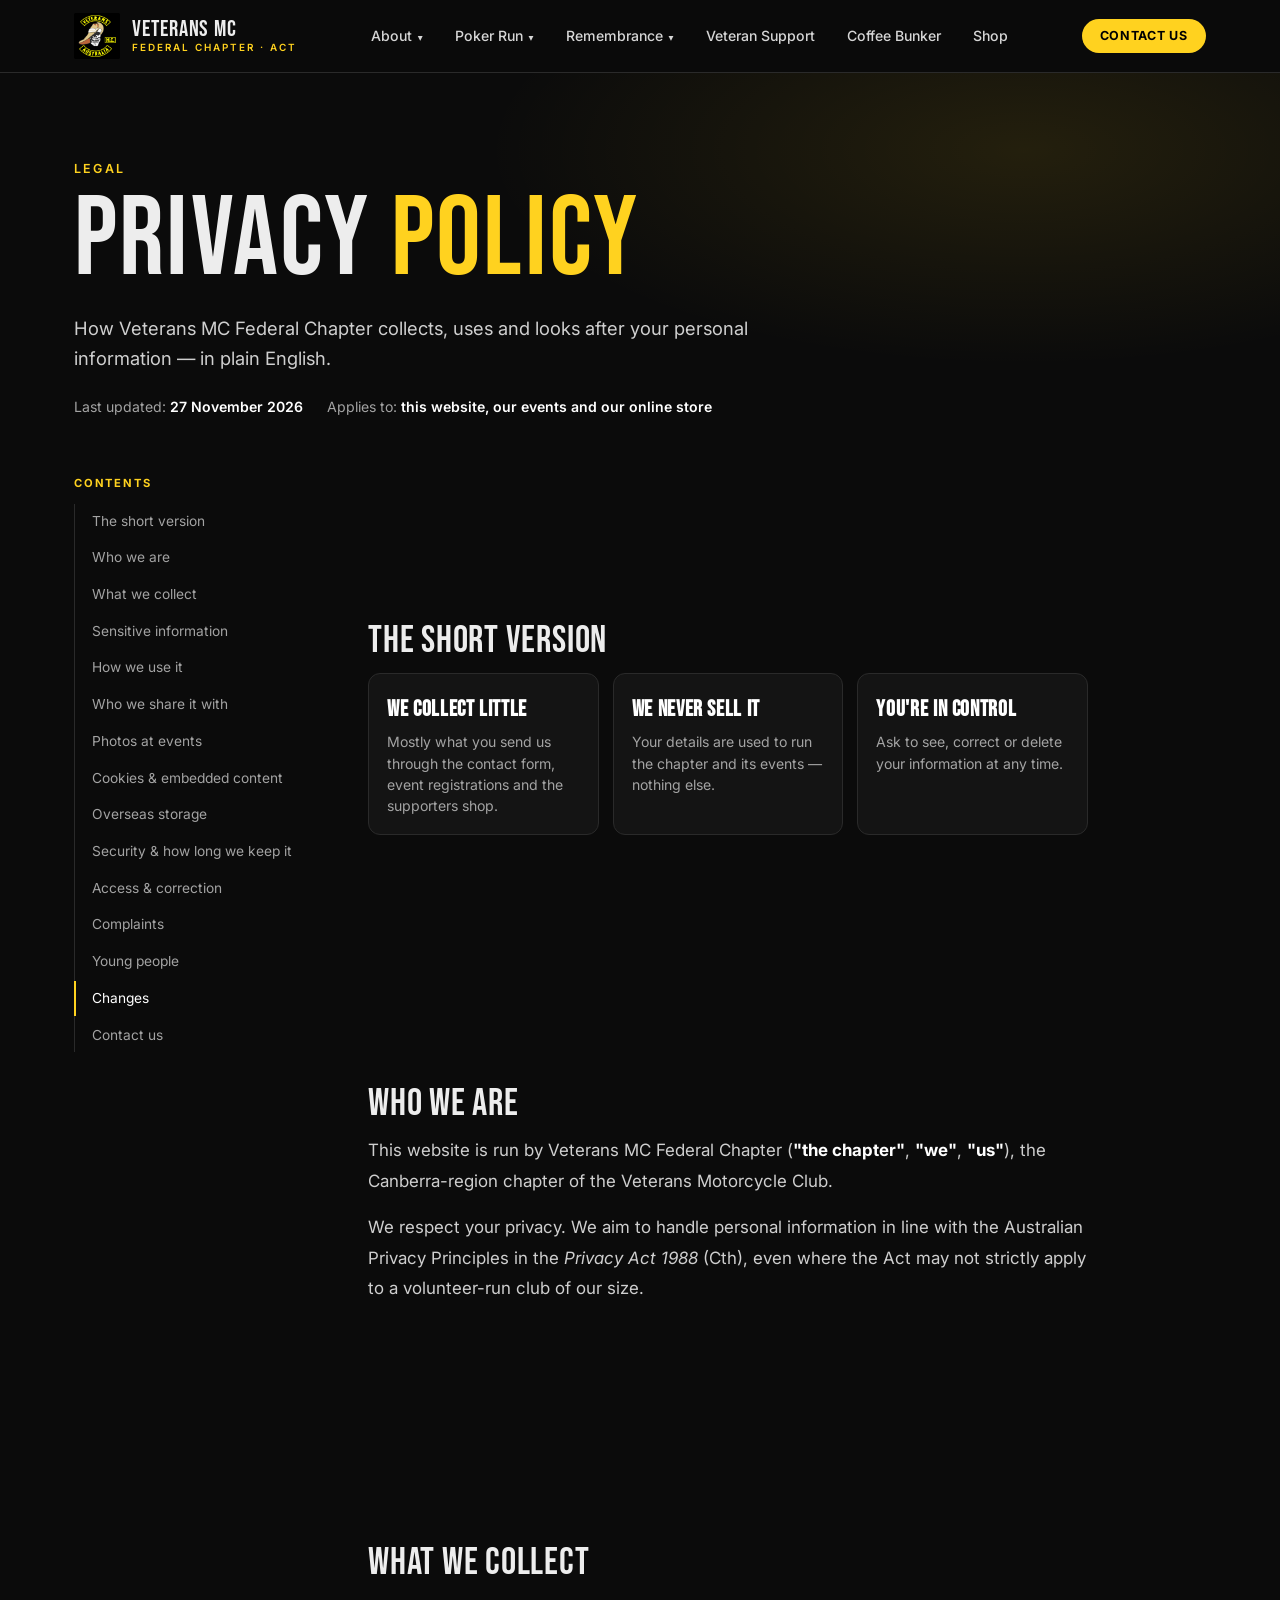
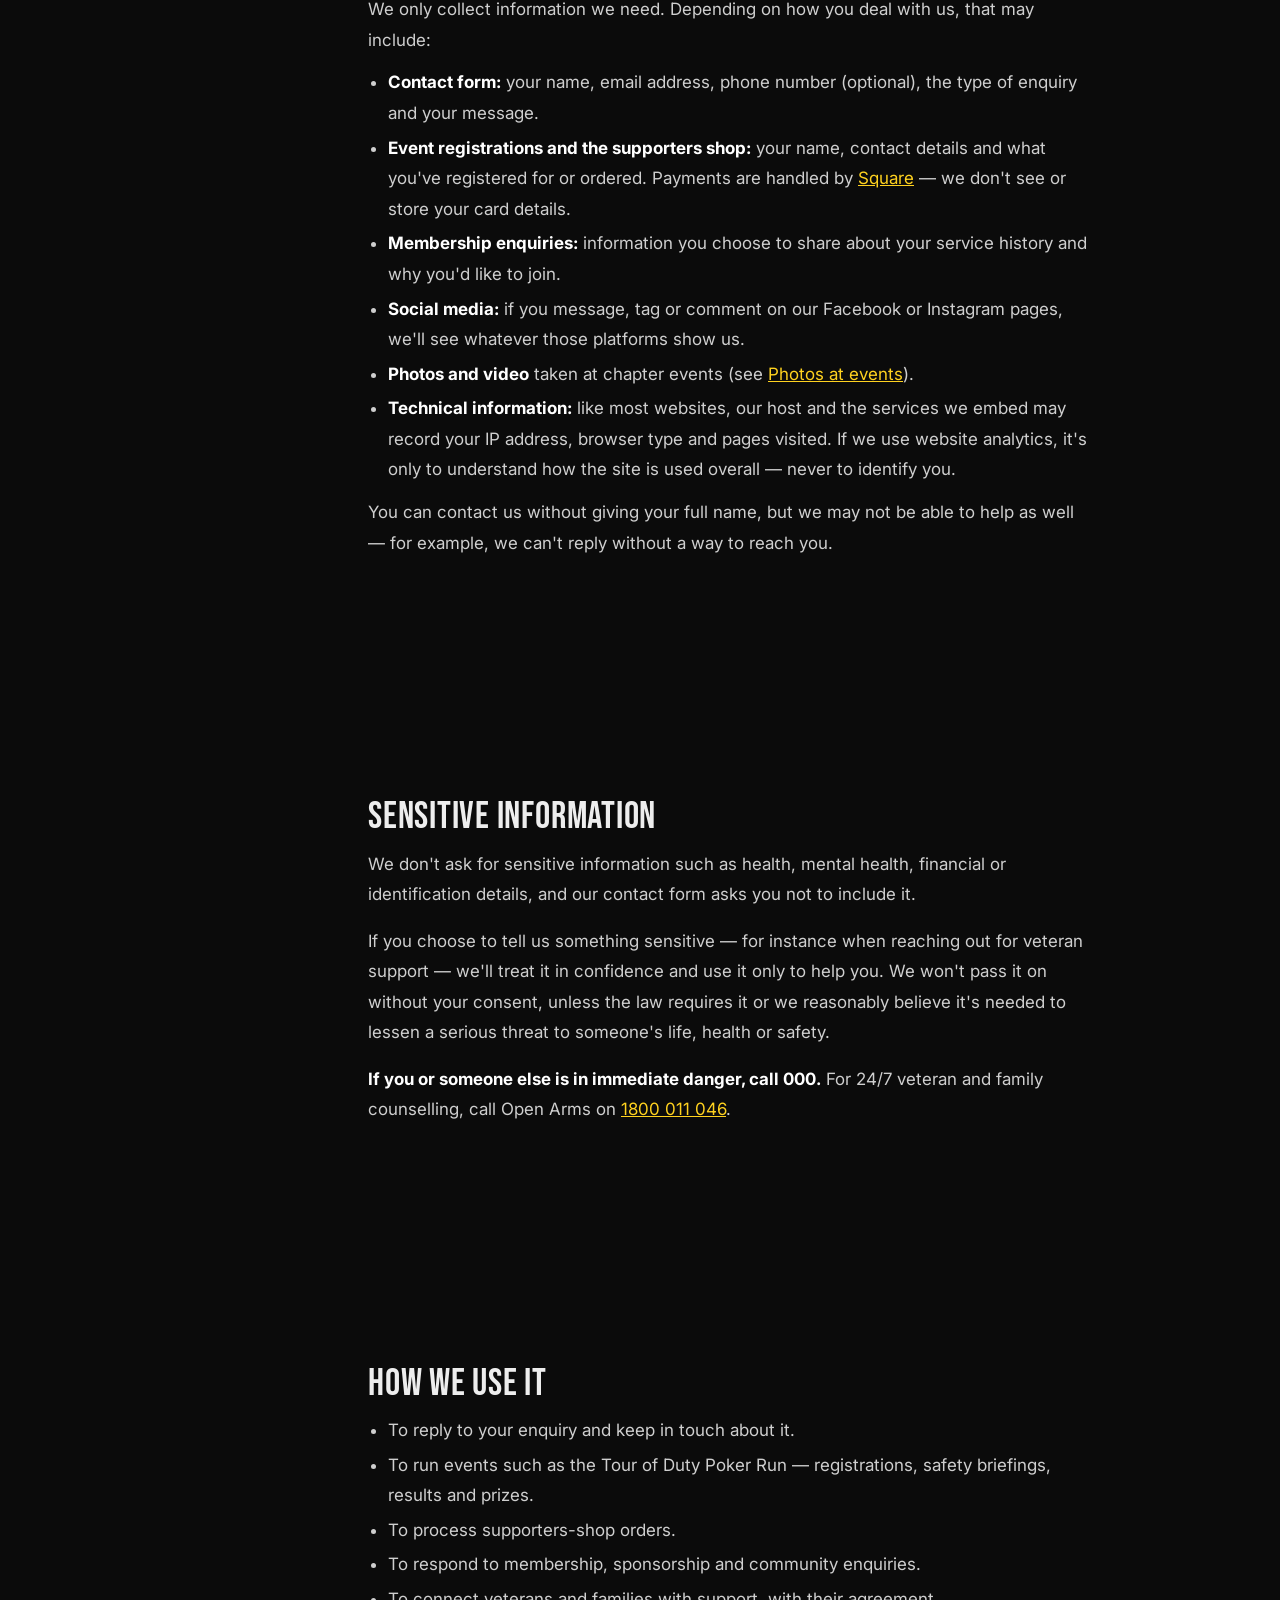
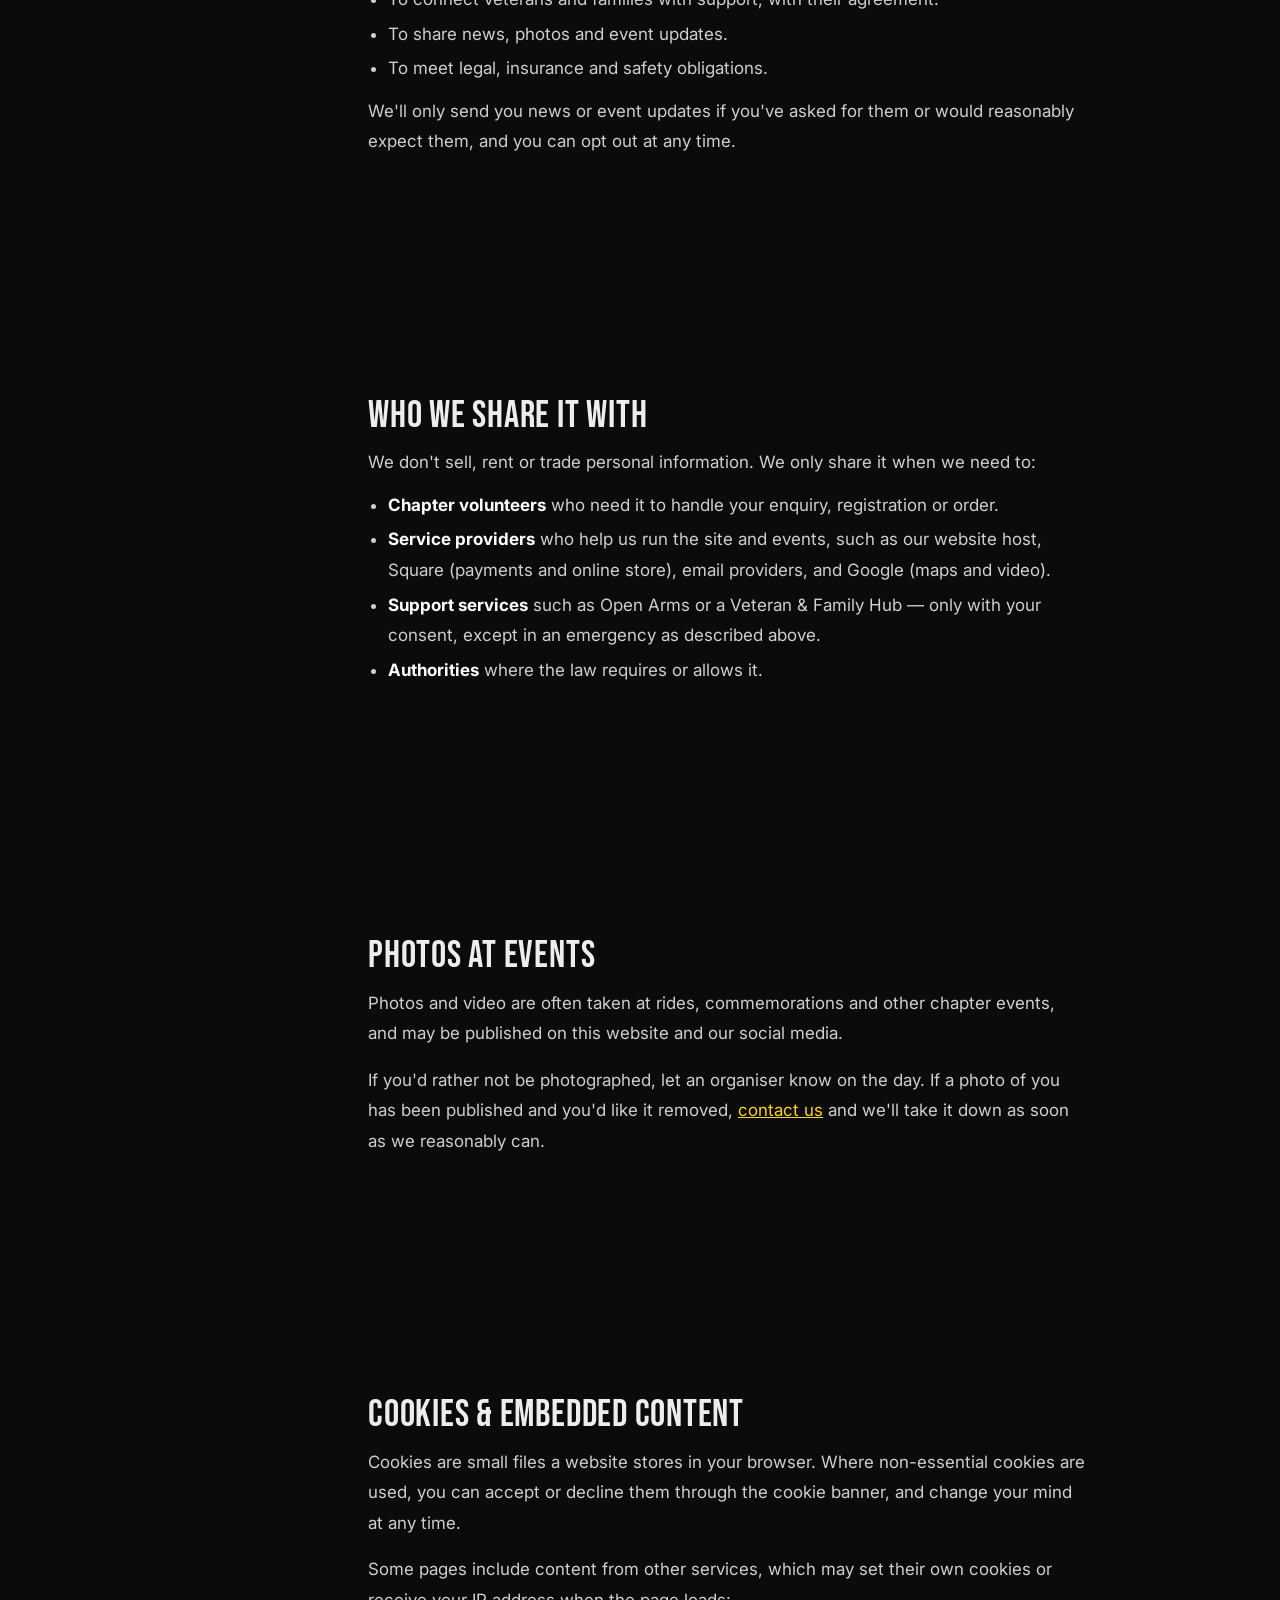
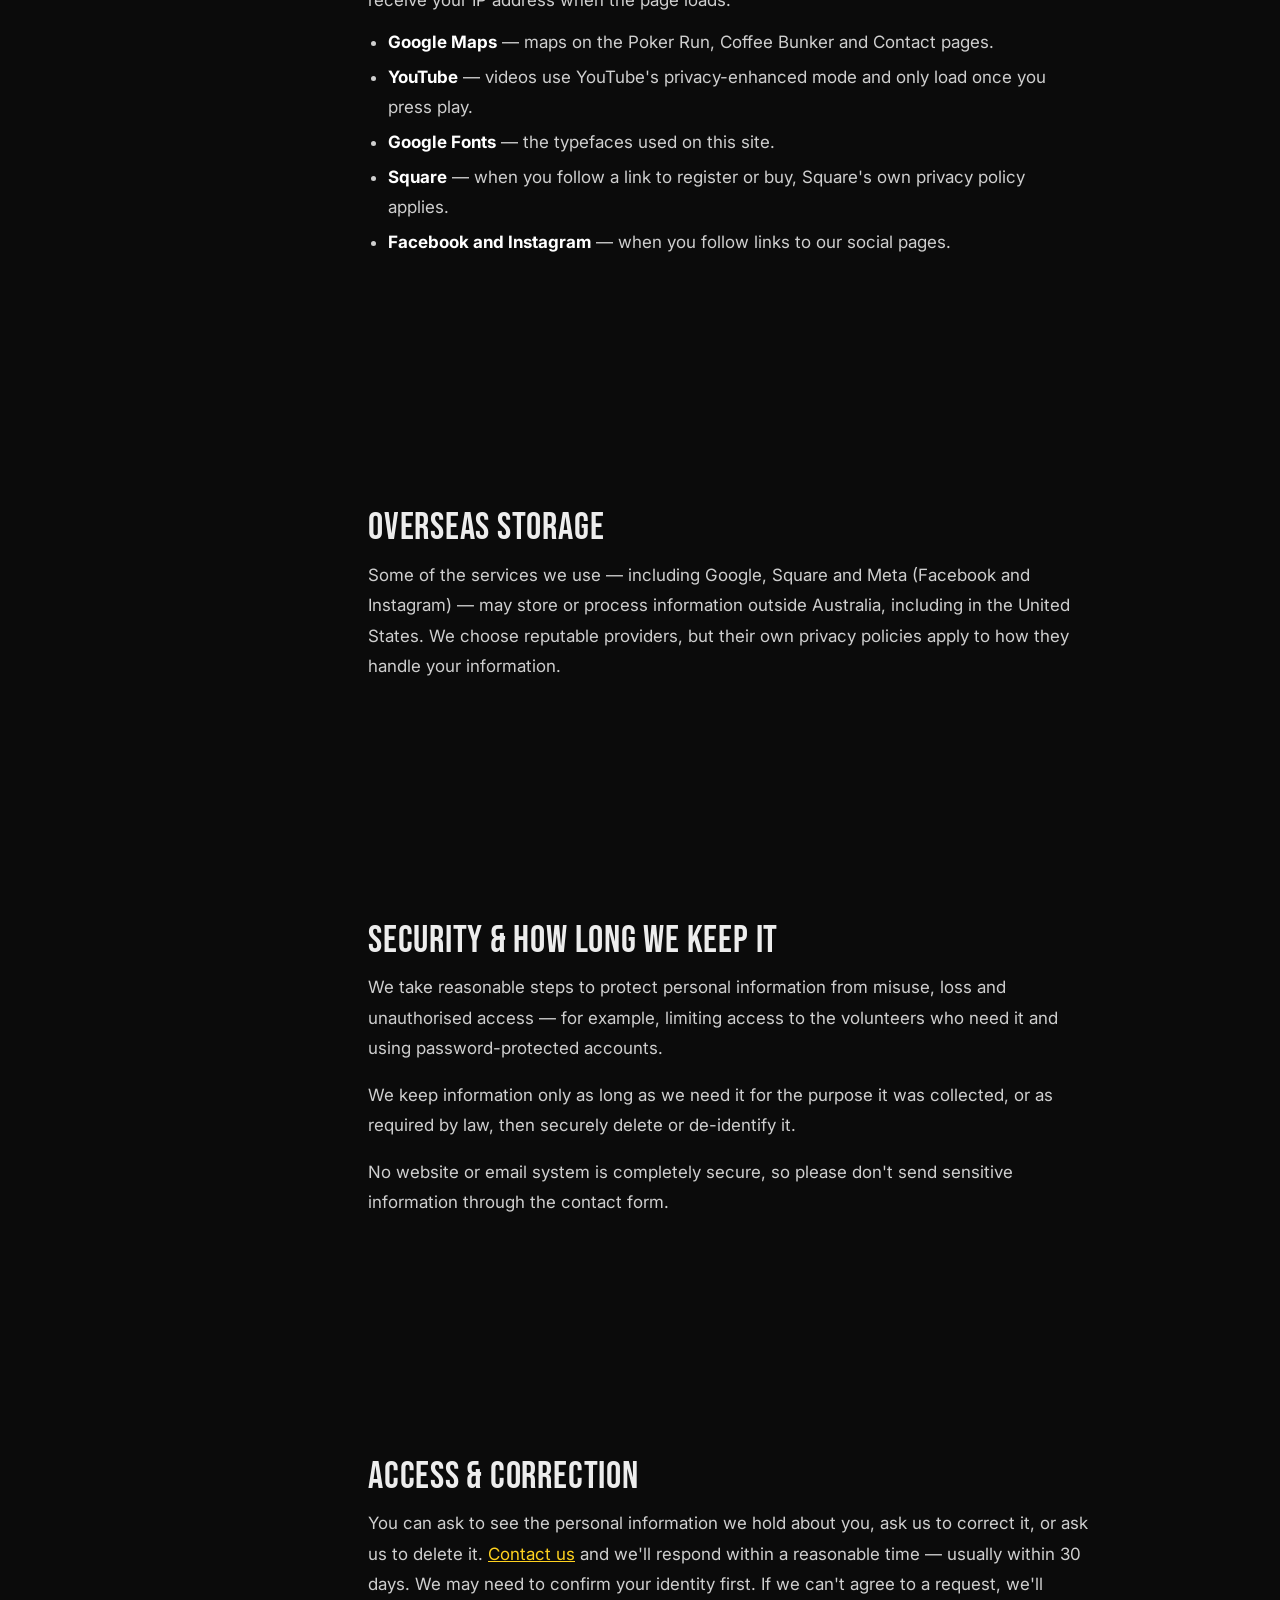
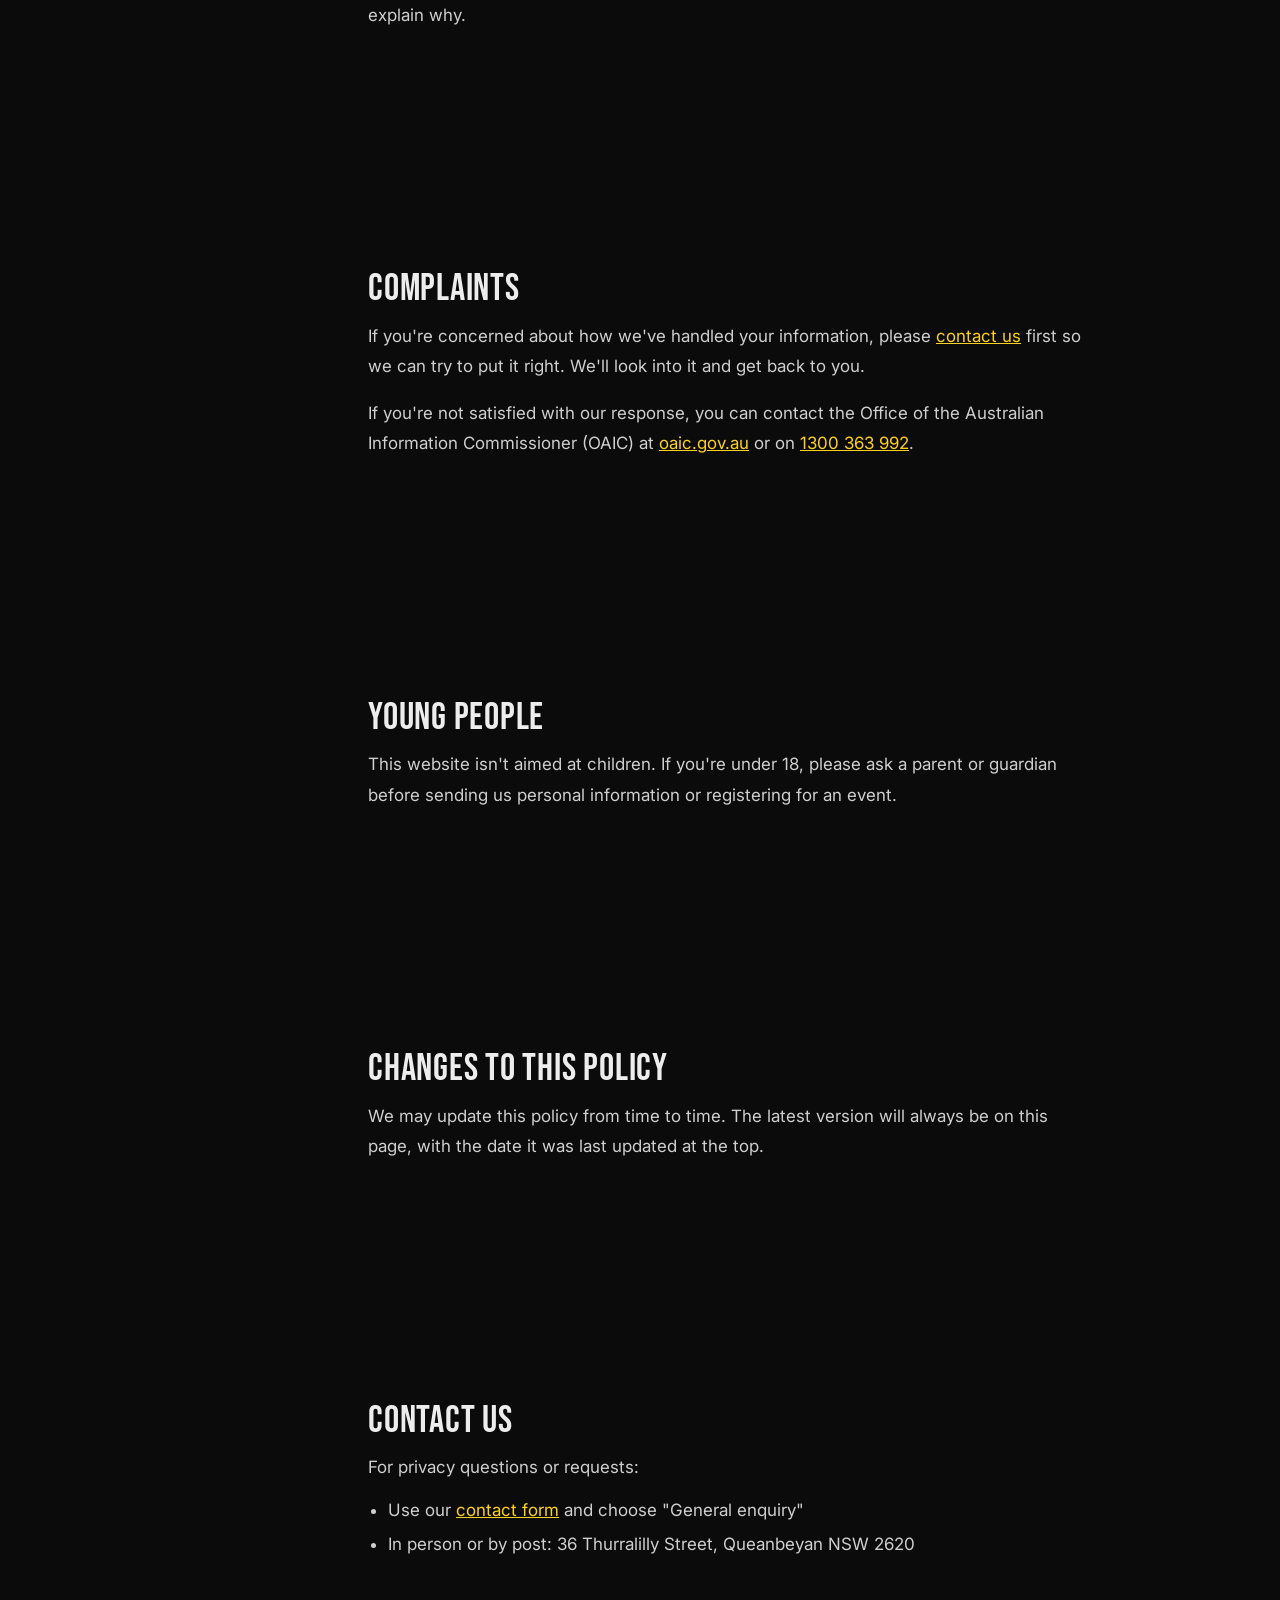
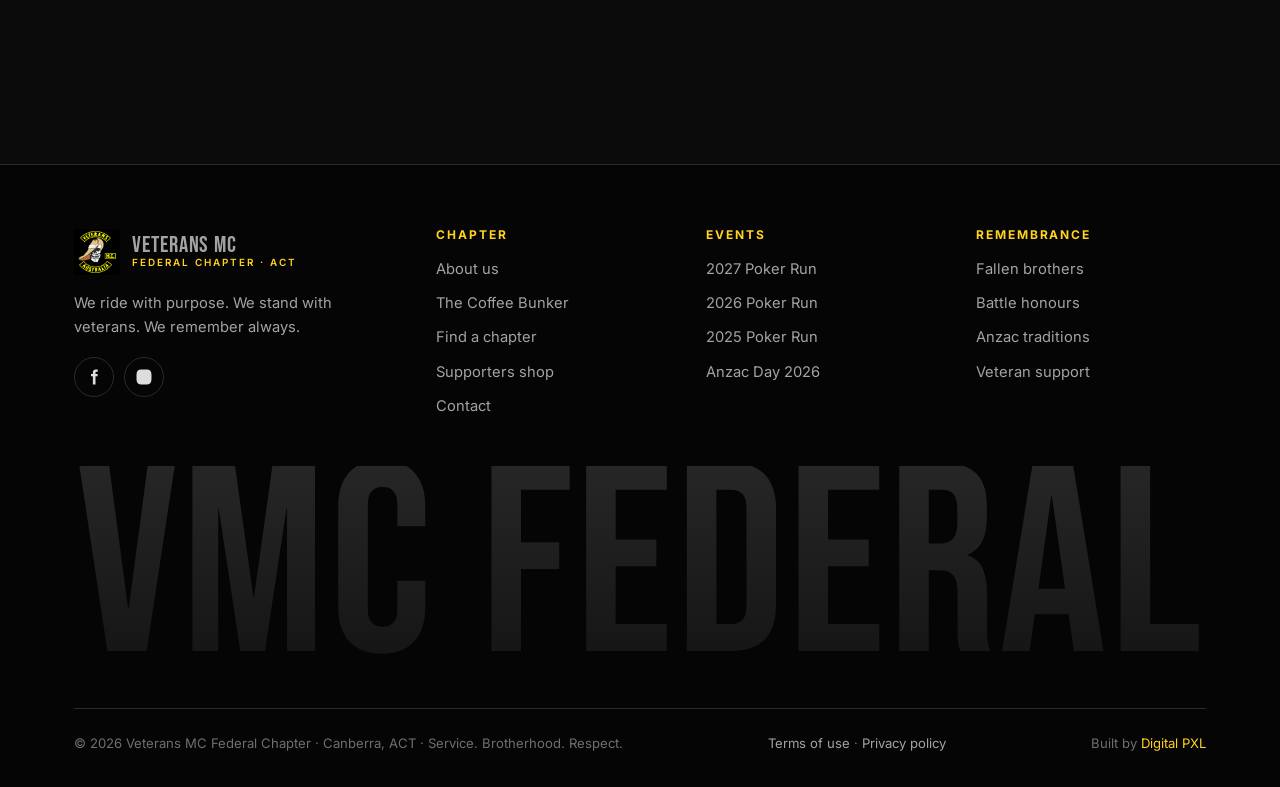
<file: privacy-policy.html>
<!DOCTYPE html>
<html lang="en-AU">
<head>
<meta charset="utf-8">
<meta name="viewport" content="width=device-width, initial-scale=1">
<link rel="icon" href="favicon-32.png" type="image/png" sizes="32x32">
<link rel="icon" href="logo.png" type="image/png" sizes="300x300">
<link rel="apple-touch-icon" href="apple-touch-icon.png">
<meta name="theme-color" content="#0b0b0b">
<title>Privacy Policy | Veterans MC Federal Chapter</title>
<meta name="description" content="How Veterans MC Federal Chapter collects, uses and protects personal information.">
<link rel="preconnect" href="https://fonts.googleapis.com">
<link rel="preconnect" href="https://fonts.gstatic.com" crossorigin>
<link href="https://fonts.googleapis.com/css2?family=Bebas+Neue&family=Inter:wght@400;500;600;700&family=Source+Serif+4:ital,wght@0,400;1,400&display=swap" rel="stylesheet">
<link rel="stylesheet" href="styles.css">
</head>
<body>
<div id="site-header"></div>

<main id="main">
  <section class="phero plain" style="padding:90px 0 40px">
    <div class="wrap">
      <span class="eyebrow">Legal</span>
      <h1>Privacy <em>Policy</em></h1>
      <p class="lead">How Veterans MC Federal Chapter collects, uses and looks after your personal information — in plain English.</p>
      <div class="meta-row"><span>Last updated: <b>27 November 2026</b></span><span>Applies to: <b>this website, our events and our online store</b></span></div>
    </div>
  </section>

  <section style="padding-top:20px">
    <div class="wrap legal">
      <nav class="toc" aria-label="On this page">
        <b>Contents</b>
        <ol>
          <li><a href="#summary">The short version</a></li>
          <li><a href="#who">Who we are</a></li>
          <li><a href="#collect">What we collect</a></li>
          <li><a href="#sensitive">Sensitive information</a></li>
          <li><a href="#use">How we use it</a></li>
          <li><a href="#share">Who we share it with</a></li>
          <li><a href="#photos">Photos at events</a></li>
          <li><a href="#cookies">Cookies &amp; embedded content</a></li>
          <li><a href="#overseas">Overseas storage</a></li>
          <li><a href="#security">Security &amp; how long we keep it</a></li>
          <li><a href="#access">Access &amp; correction</a></li>
          <li><a href="#complaints">Complaints</a></li>
          <li><a href="#young">Young people</a></li>
          <li><a href="#changes">Changes</a></li>
          <li><a href="#contact">Contact us</a></li>
        </ol>
      </nav>

      <article class="prose">
        <section id="summary">
          <h2>The short version</h2>
          <div class="summary">
            <div><b>We collect little</b><span>Mostly what you send us through the contact form, event registrations and the supporters shop.</span></div>
            <div><b>We never sell it</b><span>Your details are used to run the chapter and its events — nothing else.</span></div>
            <div><b>You're in control</b><span>Ask to see, correct or delete your information at any time.</span></div>
          </div>
        </section>

        <section id="who">
          <h2>Who we are</h2>
          <p>This website is run by Veterans MC Federal Chapter (<strong>"the chapter"</strong>, <strong>"we"</strong>, <strong>"us"</strong>), the Canberra-region chapter of the Veterans Motorcycle Club.</p>
          <p>We respect your privacy. We aim to handle personal information in line with the Australian Privacy Principles in the <em>Privacy Act 1988</em> (Cth), even where the Act may not strictly apply to a volunteer-run club of our size.</p>
        </section>

        <section id="collect">
          <h2>What we collect</h2>
          <p>We only collect information we need. Depending on how you deal with us, that may include:</p>
          <ul>
            <li><strong>Contact form:</strong> your name, email address, phone number (optional), the type of enquiry and your message.</li>
            <li><strong>Event registrations and the supporters shop:</strong> your name, contact details and what you've registered for or ordered. Payments are handled by <a href="https://squareup.com/au/en/legal/general/privacy" target="_blank" rel="noopener">Square</a> — we don't see or store your card details.</li>
            <li><strong>Membership enquiries:</strong> information you choose to share about your service history and why you'd like to join.</li>
            <li><strong>Social media:</strong> if you message, tag or comment on our Facebook or Instagram pages, we'll see whatever those platforms show us.</li>
            <li><strong>Photos and video</strong> taken at chapter events (see <a href="#photos">Photos at events</a>).</li>
            <li><strong>Technical information:</strong> like most websites, our host and the services we embed may record your IP address, browser type and pages visited. If we use website analytics, it's only to understand how the site is used overall — never to identify you.</li>
          </ul>
          <p>You can contact us without giving your full name, but we may not be able to help as well — for example, we can't reply without a way to reach you.</p>
        </section>

        <section id="sensitive">
          <h2>Sensitive information</h2>
          <p>We don't ask for sensitive information such as health, mental health, financial or identification details, and our contact form asks you not to include it.</p>
          <p>If you choose to tell us something sensitive — for instance when reaching out for veteran support — we'll treat it in confidence and use it only to help you. We won't pass it on without your consent, unless the law requires it or we reasonably believe it's needed to lessen a serious threat to someone's life, health or safety.</p>
          <p><strong>If you or someone else is in immediate danger, call 000.</strong> For 24/7 veteran and family counselling, call Open Arms on <a href="tel:1800011046">1800 011 046</a>.</p>
        </section>

        <section id="use">
          <h2>How we use it</h2>
          <ul>
            <li>To reply to your enquiry and keep in touch about it.</li>
            <li>To run events such as the Tour of Duty Poker Run — registrations, safety briefings, results and prizes.</li>
            <li>To process supporters-shop orders.</li>
            <li>To respond to membership, sponsorship and community enquiries.</li>
            <li>To connect veterans and families with support, with their agreement.</li>
            <li>To share news, photos and event updates.</li>
            <li>To meet legal, insurance and safety obligations.</li>
          </ul>
          <p>We'll only send you news or event updates if you've asked for them or would reasonably expect them, and you can opt out at any time.</p>
        </section>

        <section id="share">
          <h2>Who we share it with</h2>
          <p>We don't sell, rent or trade personal information. We only share it when we need to:</p>
          <ul>
            <li><strong>Chapter volunteers</strong> who need it to handle your enquiry, registration or order.</li>
            <li><strong>Service providers</strong> who help us run the site and events, such as our website host, Square (payments and online store), email providers, and Google (maps and video).</li>
            <li><strong>Support services</strong> such as Open Arms or a Veteran &amp; Family Hub — only with your consent, except in an emergency as described above.</li>
            <li><strong>Authorities</strong> where the law requires or allows it.</li>
          </ul>
        </section>

        <section id="photos">
          <h2>Photos at events</h2>
          <p>Photos and video are often taken at rides, commemorations and other chapter events, and may be published on this website and our social media.</p>
          <p>If you'd rather not be photographed, let an organiser know on the day. If a photo of you has been published and you'd like it removed, <a href="contact.html">contact us</a> and we'll take it down as soon as we reasonably can.</p>
        </section>

        <section id="cookies">
          <h2>Cookies &amp; embedded content</h2>
          <p>Cookies are small files a website stores in your browser. Where non-essential cookies are used, you can accept or decline them through the cookie banner, and change your mind at any time.</p>
          <p>Some pages include content from other services, which may set their own cookies or receive your IP address when the page loads:</p>
          <ul>
            <li><strong>Google Maps</strong> — maps on the Poker Run, Coffee Bunker and Contact pages.</li>
            <li><strong>YouTube</strong> — videos use YouTube's privacy-enhanced mode and only load once you press play.</li>
            <li><strong>Google Fonts</strong> — the typefaces used on this site.</li>
            <li><strong>Square</strong> — when you follow a link to register or buy, Square's own privacy policy applies.</li>
            <li><strong>Facebook and Instagram</strong> — when you follow links to our social pages.</li>
          </ul>
        </section>

        <section id="overseas">
          <h2>Overseas storage</h2>
          <p>Some of the services we use — including Google, Square and Meta (Facebook and Instagram) — may store or process information outside Australia, including in the United States. We choose reputable providers, but their own privacy policies apply to how they handle your information.</p>
        </section>

        <section id="security">
          <h2>Security &amp; how long we keep it</h2>
          <p>We take reasonable steps to protect personal information from misuse, loss and unauthorised access — for example, limiting access to the volunteers who need it and using password-protected accounts.</p>
          <p>We keep information only as long as we need it for the purpose it was collected, or as required by law, then securely delete or de-identify it.</p>
          <p>No website or email system is completely secure, so please don't send sensitive information through the contact form.</p>
        </section>

        <section id="access">
          <h2>Access &amp; correction</h2>
          <p>You can ask to see the personal information we hold about you, ask us to correct it, or ask us to delete it. <a href="contact.html">Contact us</a> and we'll respond within a reasonable time — usually within 30 days. We may need to confirm your identity first. If we can't agree to a request, we'll explain why.</p>
        </section>

        <section id="complaints">
          <h2>Complaints</h2>
          <p>If you're concerned about how we've handled your information, please <a href="contact.html">contact us</a> first so we can try to put it right. We'll look into it and get back to you.</p>
          <p>If you're not satisfied with our response, you can contact the Office of the Australian Information Commissioner (OAIC) at <a href="https://www.oaic.gov.au/" target="_blank" rel="noopener">oaic.gov.au</a> or on <a href="tel:1300363992">1300 363 992</a>.</p>
        </section>

        <section id="young">
          <h2>Young people</h2>
          <p>This website isn't aimed at children. If you're under 18, please ask a parent or guardian before sending us personal information or registering for an event.</p>
        </section>

        <section id="changes">
          <h2>Changes to this policy</h2>
          <p>We may update this policy from time to time. The latest version will always be on this page, with the date it was last updated at the top.</p>
        </section>

        <section id="contact">
          <h2>Contact us</h2>
          <p>For privacy questions or requests:</p>
          <ul>
            <li>Use our <a href="contact.html">contact form</a> and choose "General enquiry"</li>
            <li>In person or by post: 36 Thurralilly Street, Queanbeyan NSW 2620</li>
          </ul>
        </section>
      </article>
    </div>
  </section>
</main>

<div id="site-footer"></div>
<script src="site.js"></script>
<script>
  const tl = [...document.querySelectorAll(".toc a")];
  const spy = new IntersectionObserver(es => es.forEach(e => { if (e.isIntersecting) tl.forEach(a => a.classList.toggle("on", a.hash === "#" + e.target.id)); }), { rootMargin: "-25% 0px -65% 0px" });
  document.querySelectorAll(".prose section").forEach(s => spy.observe(s));
</script>
</body>
</html>
</file>
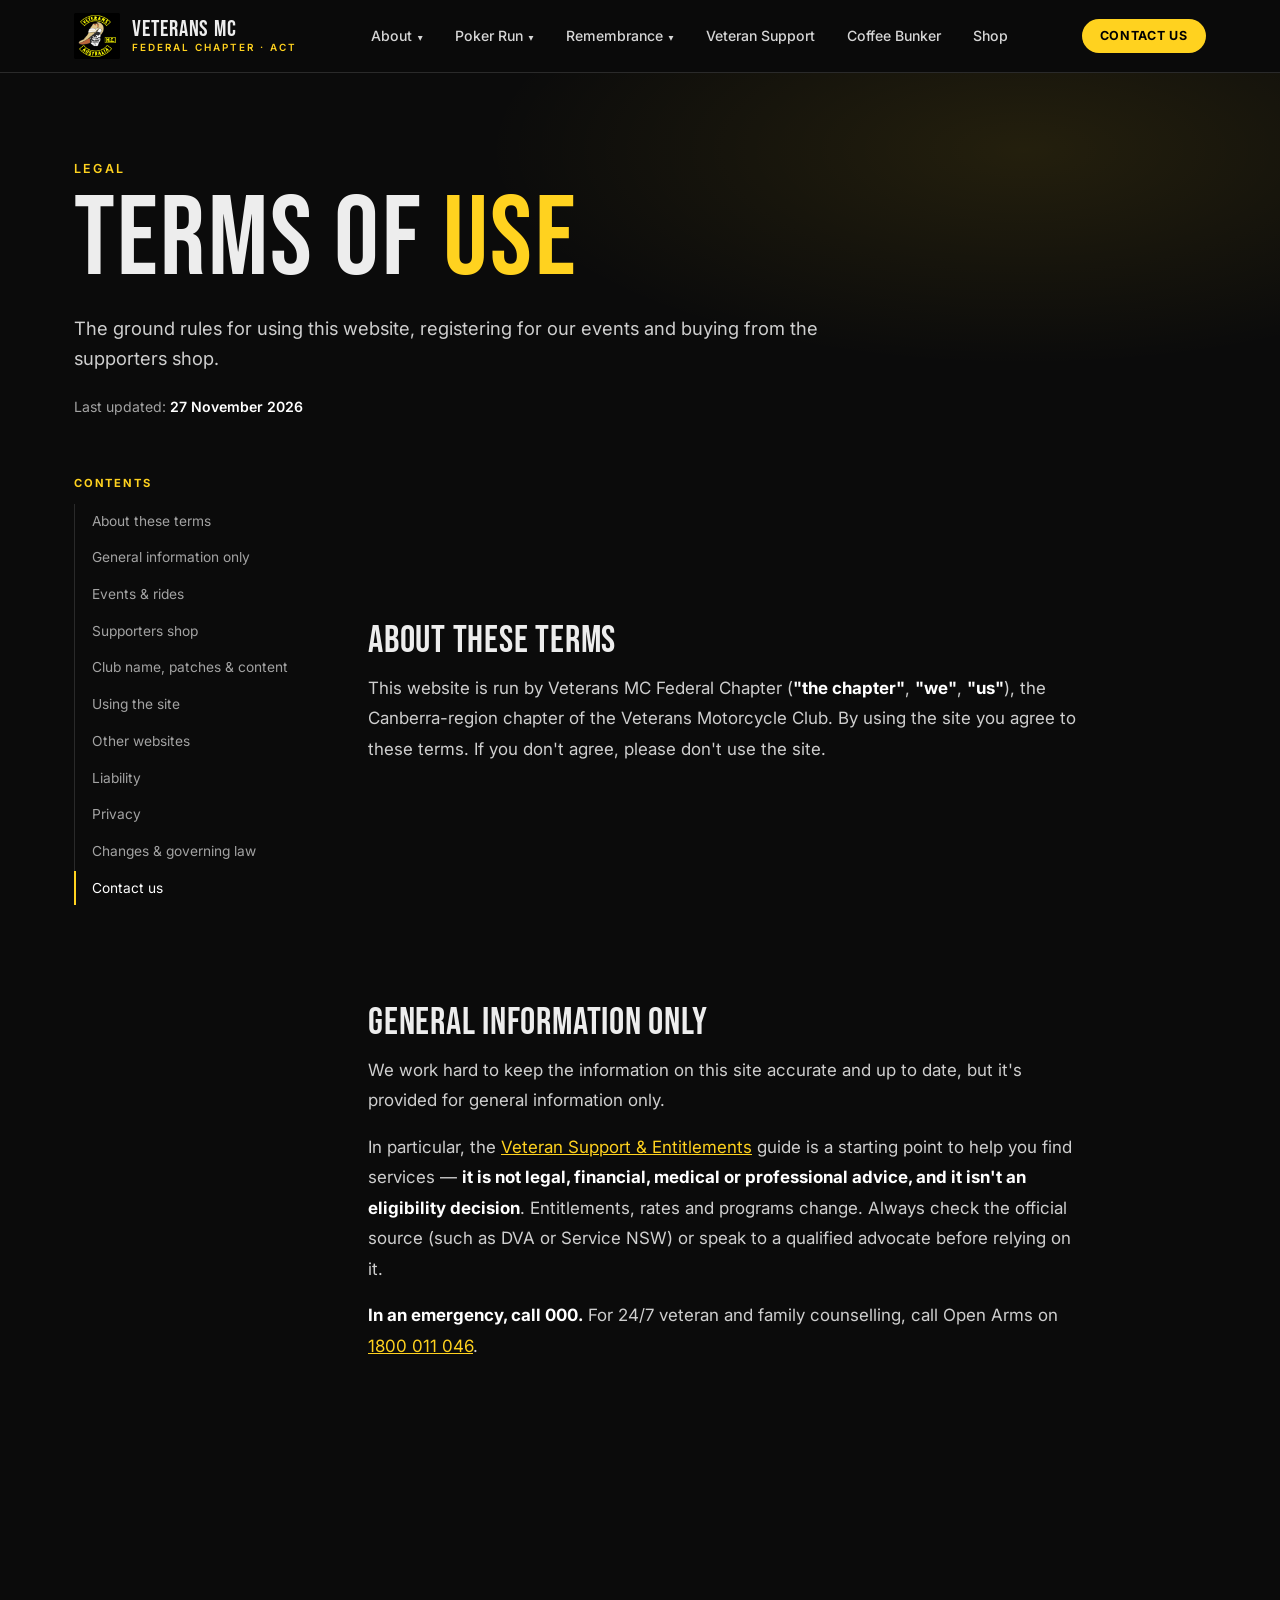
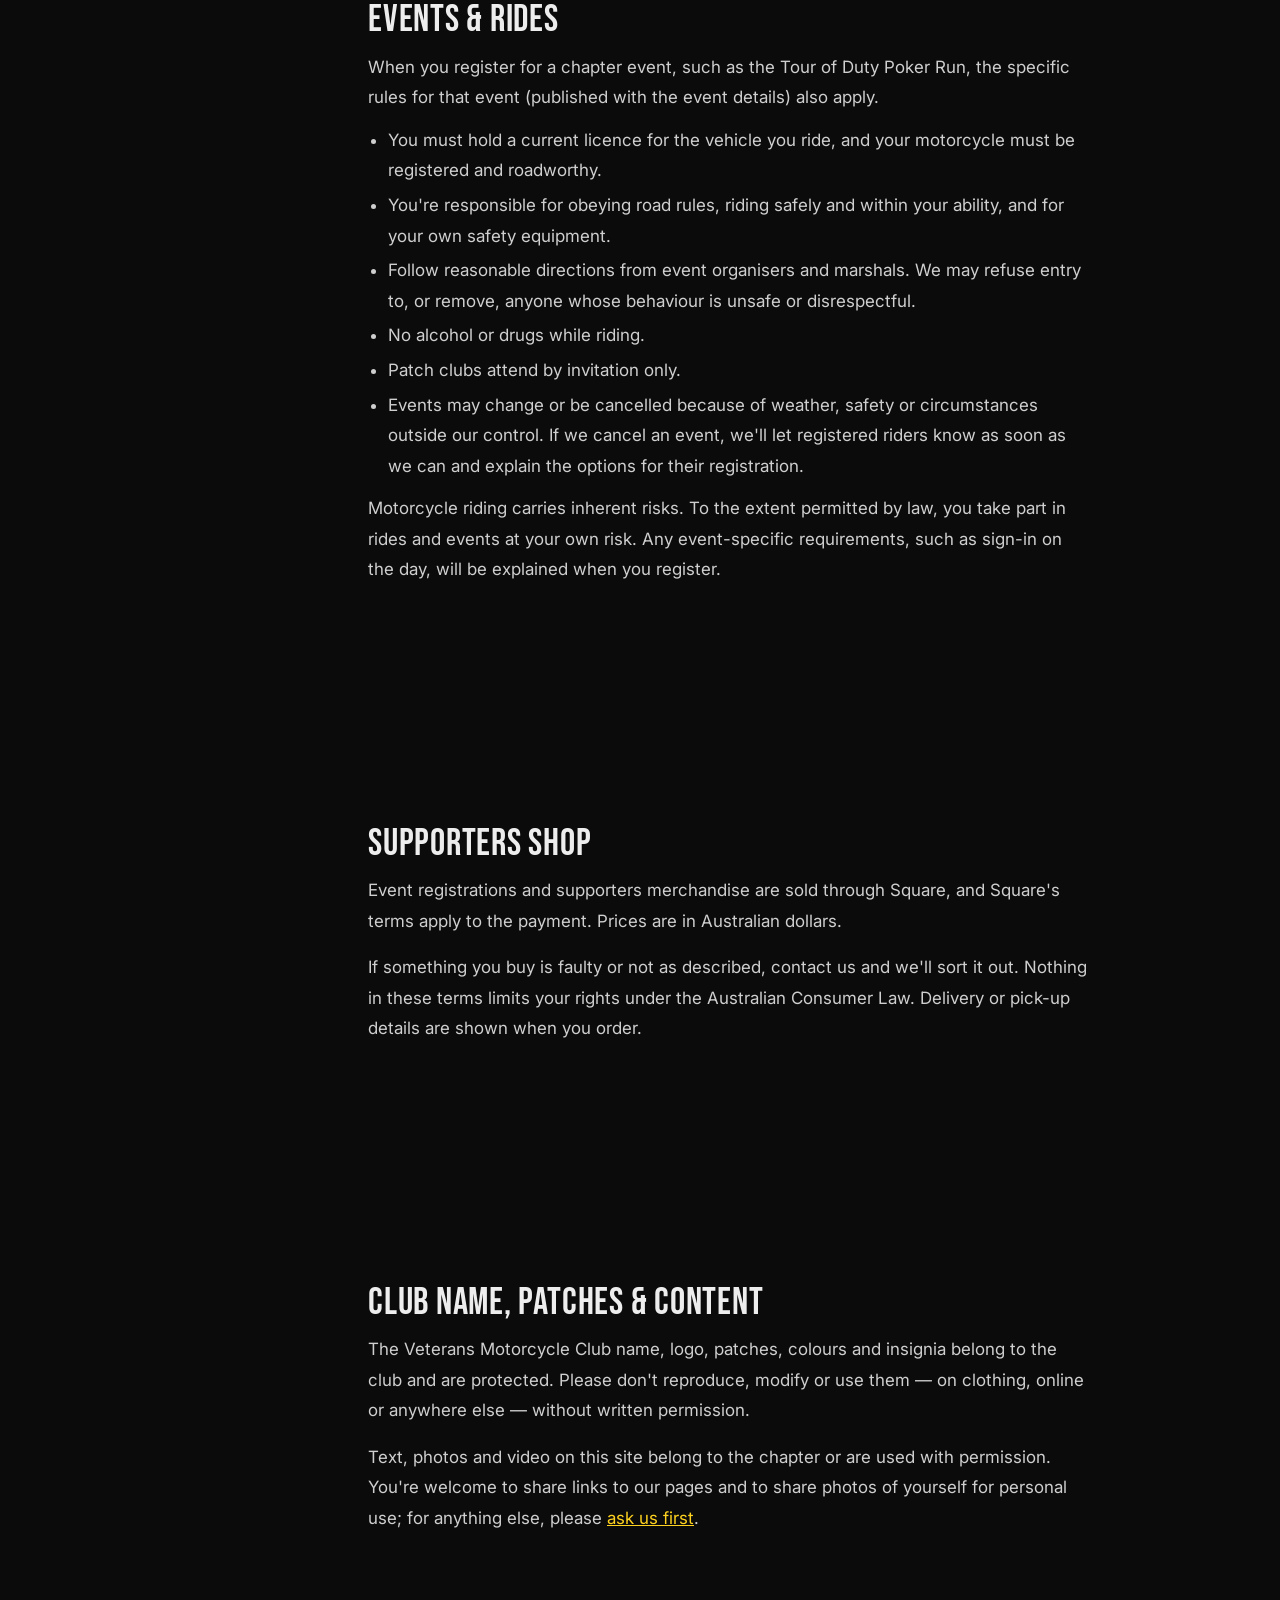
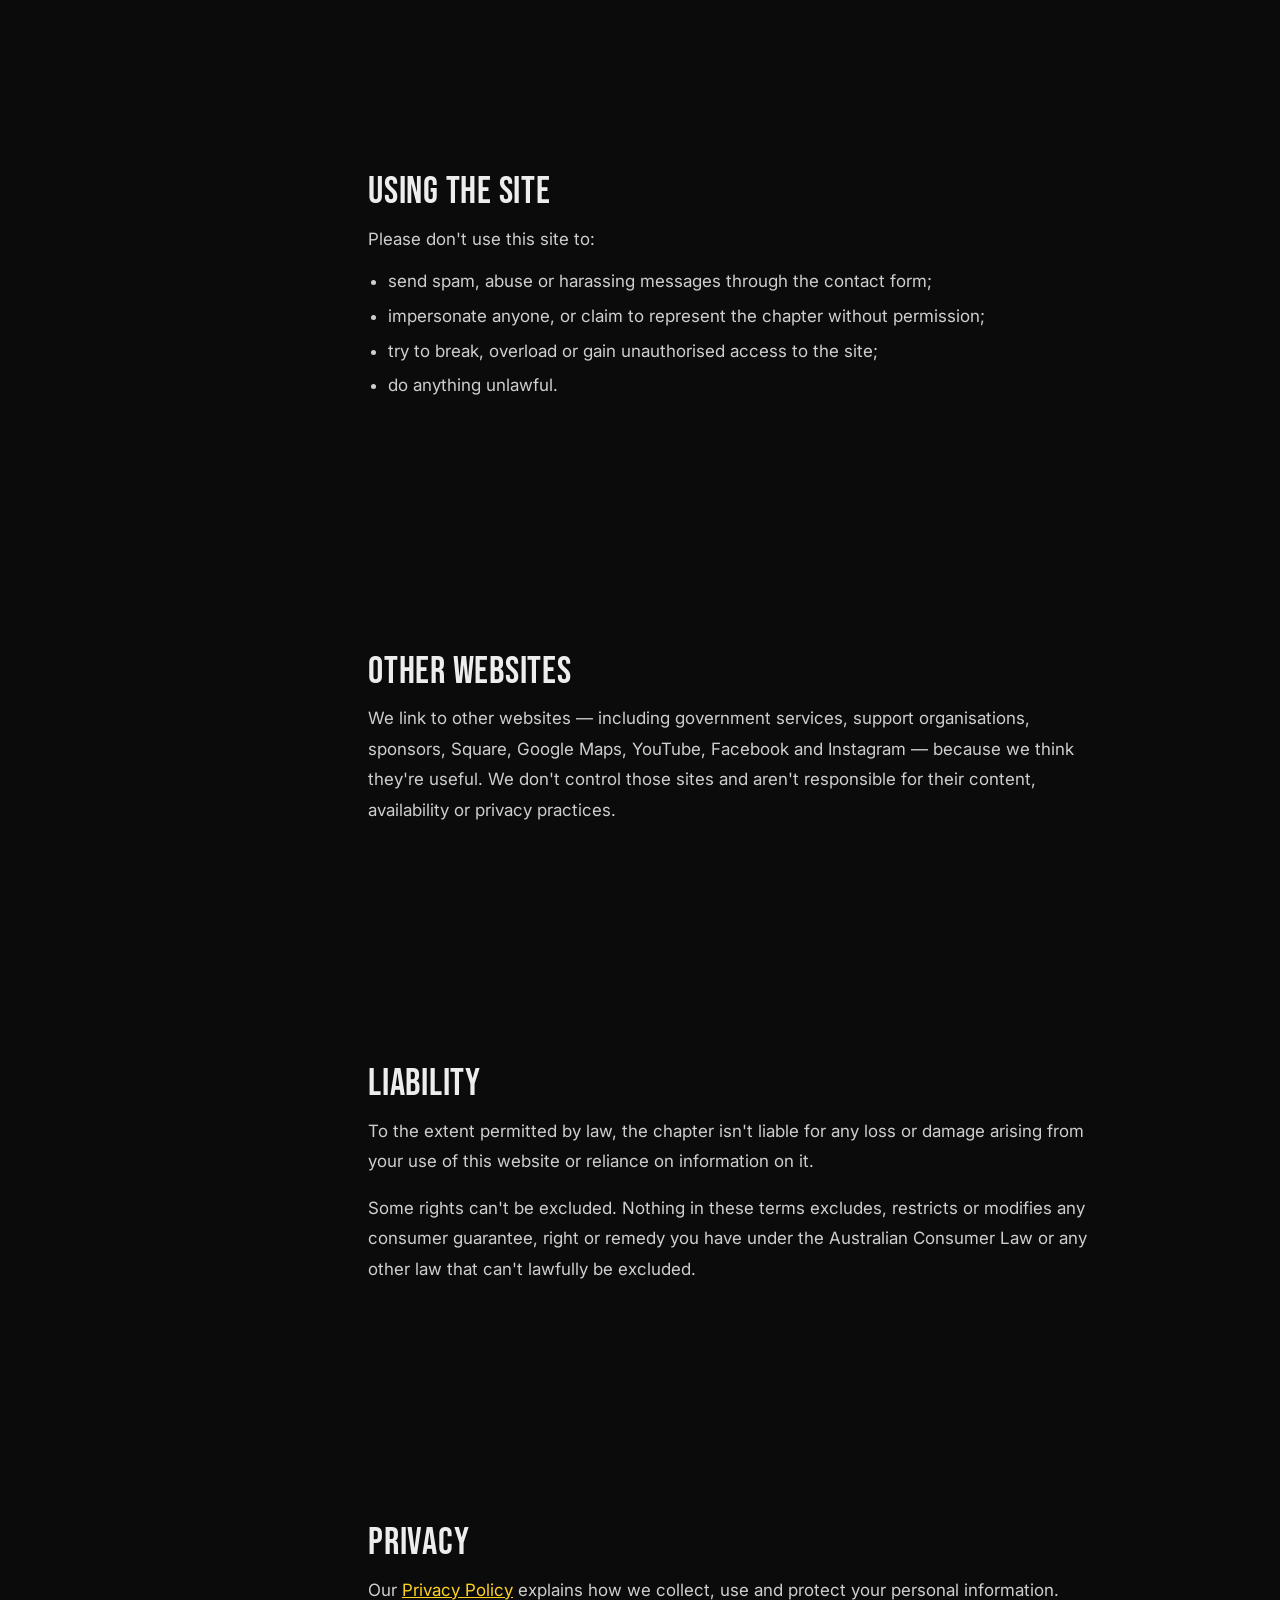
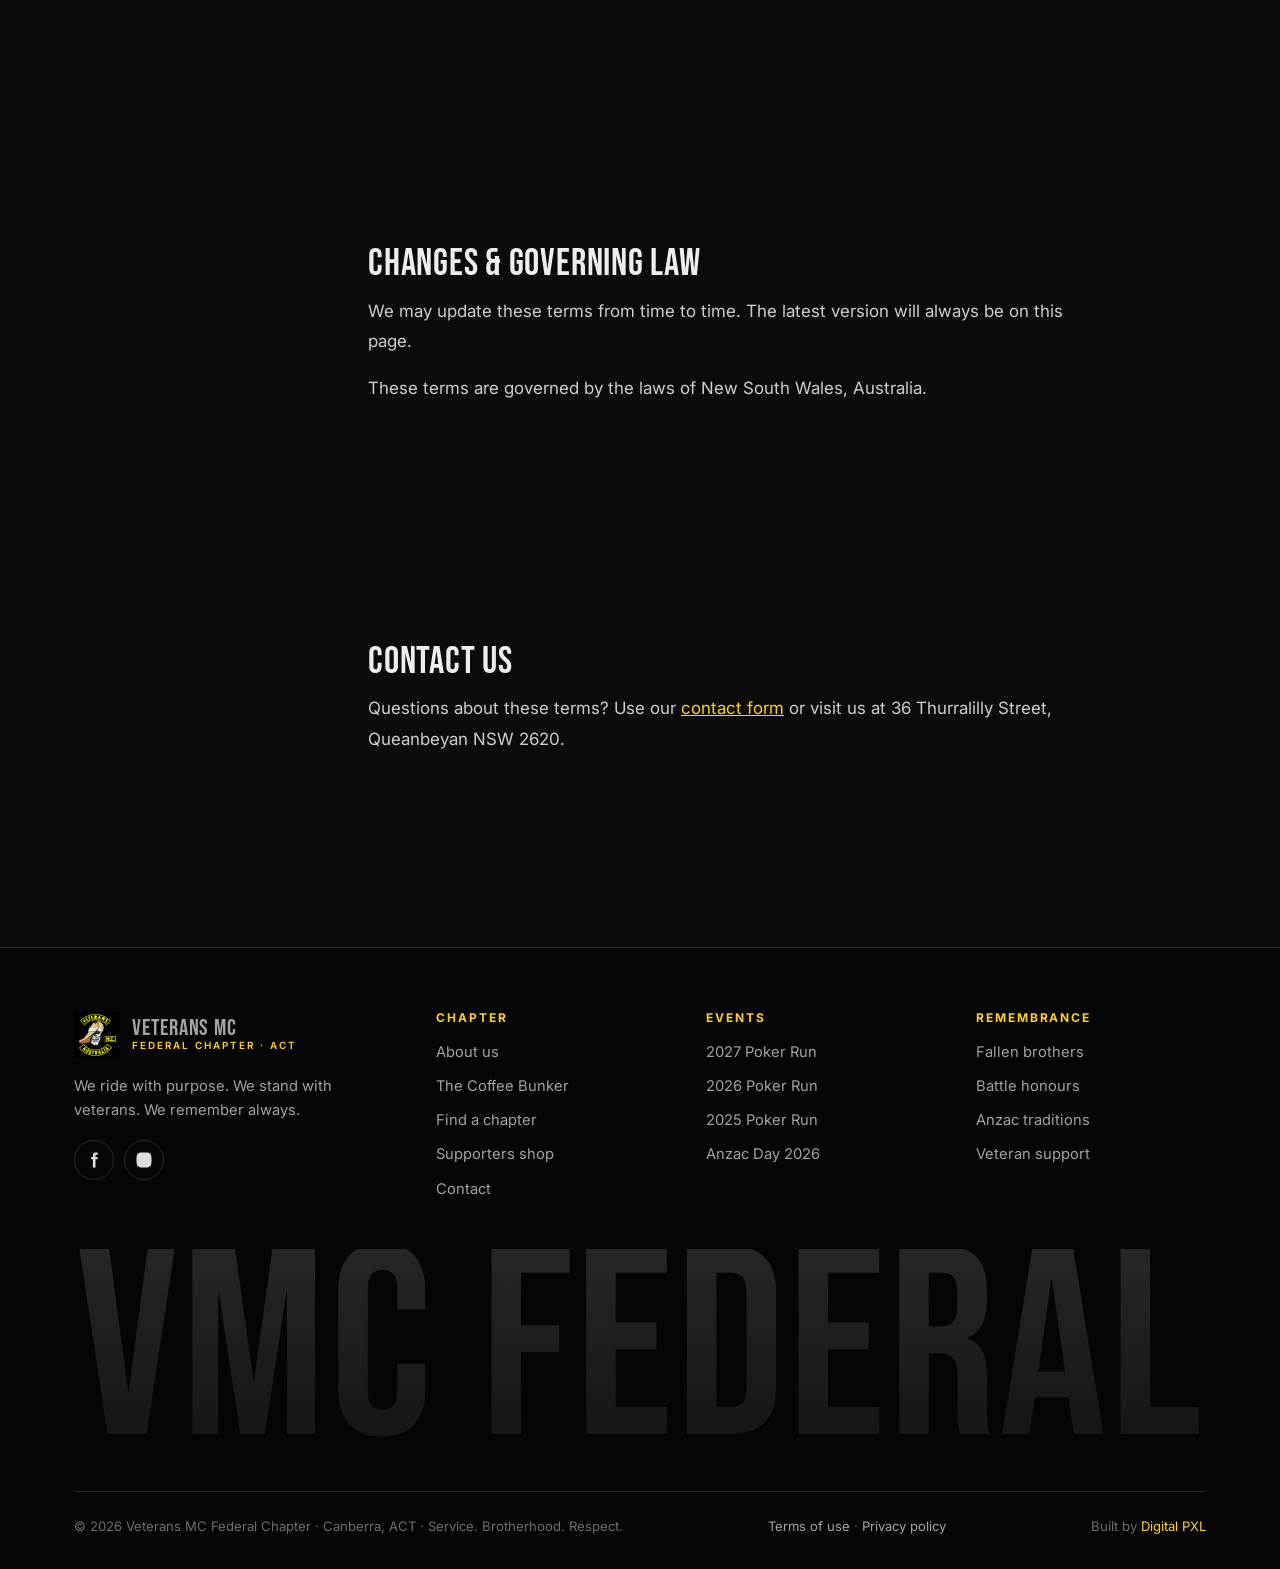
<file: terms-of-use.html>
<!DOCTYPE html>
<html lang="en-AU">
<head>
<meta charset="utf-8">
<meta name="viewport" content="width=device-width, initial-scale=1">
<link rel="icon" href="favicon-32.png" type="image/png" sizes="32x32">
<link rel="icon" href="logo.png" type="image/png" sizes="300x300">
<link rel="apple-touch-icon" href="apple-touch-icon.png">
<meta name="theme-color" content="#0b0b0b">
<title>Terms of Use | Veterans MC Federal Chapter</title>
<meta name="description" content="Terms for using the Veterans MC Federal Chapter website, events and supporters shop.">
<link rel="preconnect" href="https://fonts.googleapis.com">
<link rel="preconnect" href="https://fonts.gstatic.com" crossorigin>
<link href="https://fonts.googleapis.com/css2?family=Bebas+Neue&family=Inter:wght@400;500;600;700&family=Source+Serif+4:ital,wght@0,400;1,400&display=swap" rel="stylesheet">
<link rel="stylesheet" href="styles.css">
</head>
<body>
<div id="site-header"></div>

<main id="main">
  <section class="phero plain" style="padding:90px 0 40px">
    <div class="wrap">
      <span class="eyebrow">Legal</span>
      <h1>Terms of <em>Use</em></h1>
      <p class="lead">The ground rules for using this website, registering for our events and buying from the supporters shop.</p>
      <div class="meta-row"><span>Last updated: <b>27 November 2026</b></span></div>
    </div>
  </section>

  <section style="padding-top:20px">
    <div class="wrap legal">
      <nav class="toc" aria-label="On this page">
        <b>Contents</b>
        <ol>
          <li><a href="#about">About these terms</a></li>
          <li><a href="#info">General information only</a></li>
          <li><a href="#events">Events &amp; rides</a></li>
          <li><a href="#shop">Supporters shop</a></li>
          <li><a href="#ip">Club name, patches &amp; content</a></li>
          <li><a href="#conduct">Using the site</a></li>
          <li><a href="#links">Other websites</a></li>
          <li><a href="#liability">Liability</a></li>
          <li><a href="#privacy">Privacy</a></li>
          <li><a href="#changes">Changes &amp; governing law</a></li>
          <li><a href="#contact">Contact us</a></li>
        </ol>
      </nav>

      <article class="prose">
        <section id="about">
          <h2>About these terms</h2>
          <p>This website is run by Veterans MC Federal Chapter (<strong>"the chapter"</strong>, <strong>"we"</strong>, <strong>"us"</strong>), the Canberra-region chapter of the Veterans Motorcycle Club. By using the site you agree to these terms. If you don't agree, please don't use the site.</p>
        </section>

        <section id="info">
          <h2>General information only</h2>
          <p>We work hard to keep the information on this site accurate and up to date, but it's provided for general information only.</p>
          <p>In particular, the <a href="veteran-support.html">Veteran Support &amp; Entitlements</a> guide is a starting point to help you find services — <strong>it is not legal, financial, medical or professional advice, and it isn't an eligibility decision</strong>. Entitlements, rates and programs change. Always check the official source (such as DVA or Service NSW) or speak to a qualified advocate before relying on it.</p>
          <p><strong>In an emergency, call 000.</strong> For 24/7 veteran and family counselling, call Open Arms on <a href="tel:1800011046">1800 011 046</a>.</p>
        </section>

        <section id="events">
          <h2>Events &amp; rides</h2>
          <p>When you register for a chapter event, such as the Tour of Duty Poker Run, the specific rules for that event (published with the event details) also apply.</p>
          <ul>
            <li>You must hold a current licence for the vehicle you ride, and your motorcycle must be registered and roadworthy.</li>
            <li>You're responsible for obeying road rules, riding safely and within your ability, and for your own safety equipment.</li>
            <li>Follow reasonable directions from event organisers and marshals. We may refuse entry to, or remove, anyone whose behaviour is unsafe or disrespectful.</li>
            <li>No alcohol or drugs while riding.</li>
            <li>Patch clubs attend by invitation only.</li>
            <li>Events may change or be cancelled because of weather, safety or circumstances outside our control. If we cancel an event, we'll let registered riders know as soon as we can and explain the options for their registration.</li>
          </ul>
          <p>Motorcycle riding carries inherent risks. To the extent permitted by law, you take part in rides and events at your own risk. Any event-specific requirements, such as sign-in on the day, will be explained when you register.</p>
        </section>

        <section id="shop">
          <h2>Supporters shop</h2>
          <p>Event registrations and supporters merchandise are sold through Square, and Square's terms apply to the payment. Prices are in Australian dollars.</p>
          <p>If something you buy is faulty or not as described, contact us and we'll sort it out. Nothing in these terms limits your rights under the Australian Consumer Law. Delivery or pick-up details are shown when you order.</p>
        </section>

        <section id="ip">
          <h2>Club name, patches &amp; content</h2>
          <p>The Veterans Motorcycle Club name, logo, patches, colours and insignia belong to the club and are protected. Please don't reproduce, modify or use them — on clothing, online or anywhere else — without written permission.</p>
          <p>Text, photos and video on this site belong to the chapter or are used with permission. You're welcome to share links to our pages and to share photos of yourself for personal use; for anything else, please <a href="contact.html">ask us first</a>.</p>
        </section>

        <section id="conduct">
          <h2>Using the site</h2>
          <p>Please don't use this site to:</p>
          <ul>
            <li>send spam, abuse or harassing messages through the contact form;</li>
            <li>impersonate anyone, or claim to represent the chapter without permission;</li>
            <li>try to break, overload or gain unauthorised access to the site;</li>
            <li>do anything unlawful.</li>
          </ul>
        </section>

        <section id="links">
          <h2>Other websites</h2>
          <p>We link to other websites — including government services, support organisations, sponsors, Square, Google Maps, YouTube, Facebook and Instagram — because we think they're useful. We don't control those sites and aren't responsible for their content, availability or privacy practices.</p>
        </section>

        <section id="liability">
          <h2>Liability</h2>
          <p>To the extent permitted by law, the chapter isn't liable for any loss or damage arising from your use of this website or reliance on information on it.</p>
          <p>Some rights can't be excluded. Nothing in these terms excludes, restricts or modifies any consumer guarantee, right or remedy you have under the Australian Consumer Law or any other law that can't lawfully be excluded.</p>
        </section>

        <section id="privacy">
          <h2>Privacy</h2>
          <p>Our <a href="privacy-policy.html">Privacy Policy</a> explains how we collect, use and protect your personal information.</p>
        </section>

        <section id="changes">
          <h2>Changes &amp; governing law</h2>
          <p>We may update these terms from time to time. The latest version will always be on this page.</p>
          <p>These terms are governed by the laws of New South Wales, Australia.</p>
        </section>

        <section id="contact">
          <h2>Contact us</h2>
          <p>Questions about these terms? Use our <a href="contact.html">contact form</a> or visit us at 36 Thurralilly Street, Queanbeyan NSW 2620.</p>
        </section>
      </article>
    </div>
  </section>
</main>

<div id="site-footer"></div>
<script src="site.js"></script>
<script>
  const tl = [...document.querySelectorAll(".toc a")];
  const spy = new IntersectionObserver(es => es.forEach(e => { if (e.isIntersecting) tl.forEach(a => a.classList.toggle("on", a.hash === "#" + e.target.id)); }), { rootMargin: "-25% 0px -65% 0px" });
  document.querySelectorAll(".prose section").forEach(s => spy.observe(s));
</script>
</body>
</html>
</file>
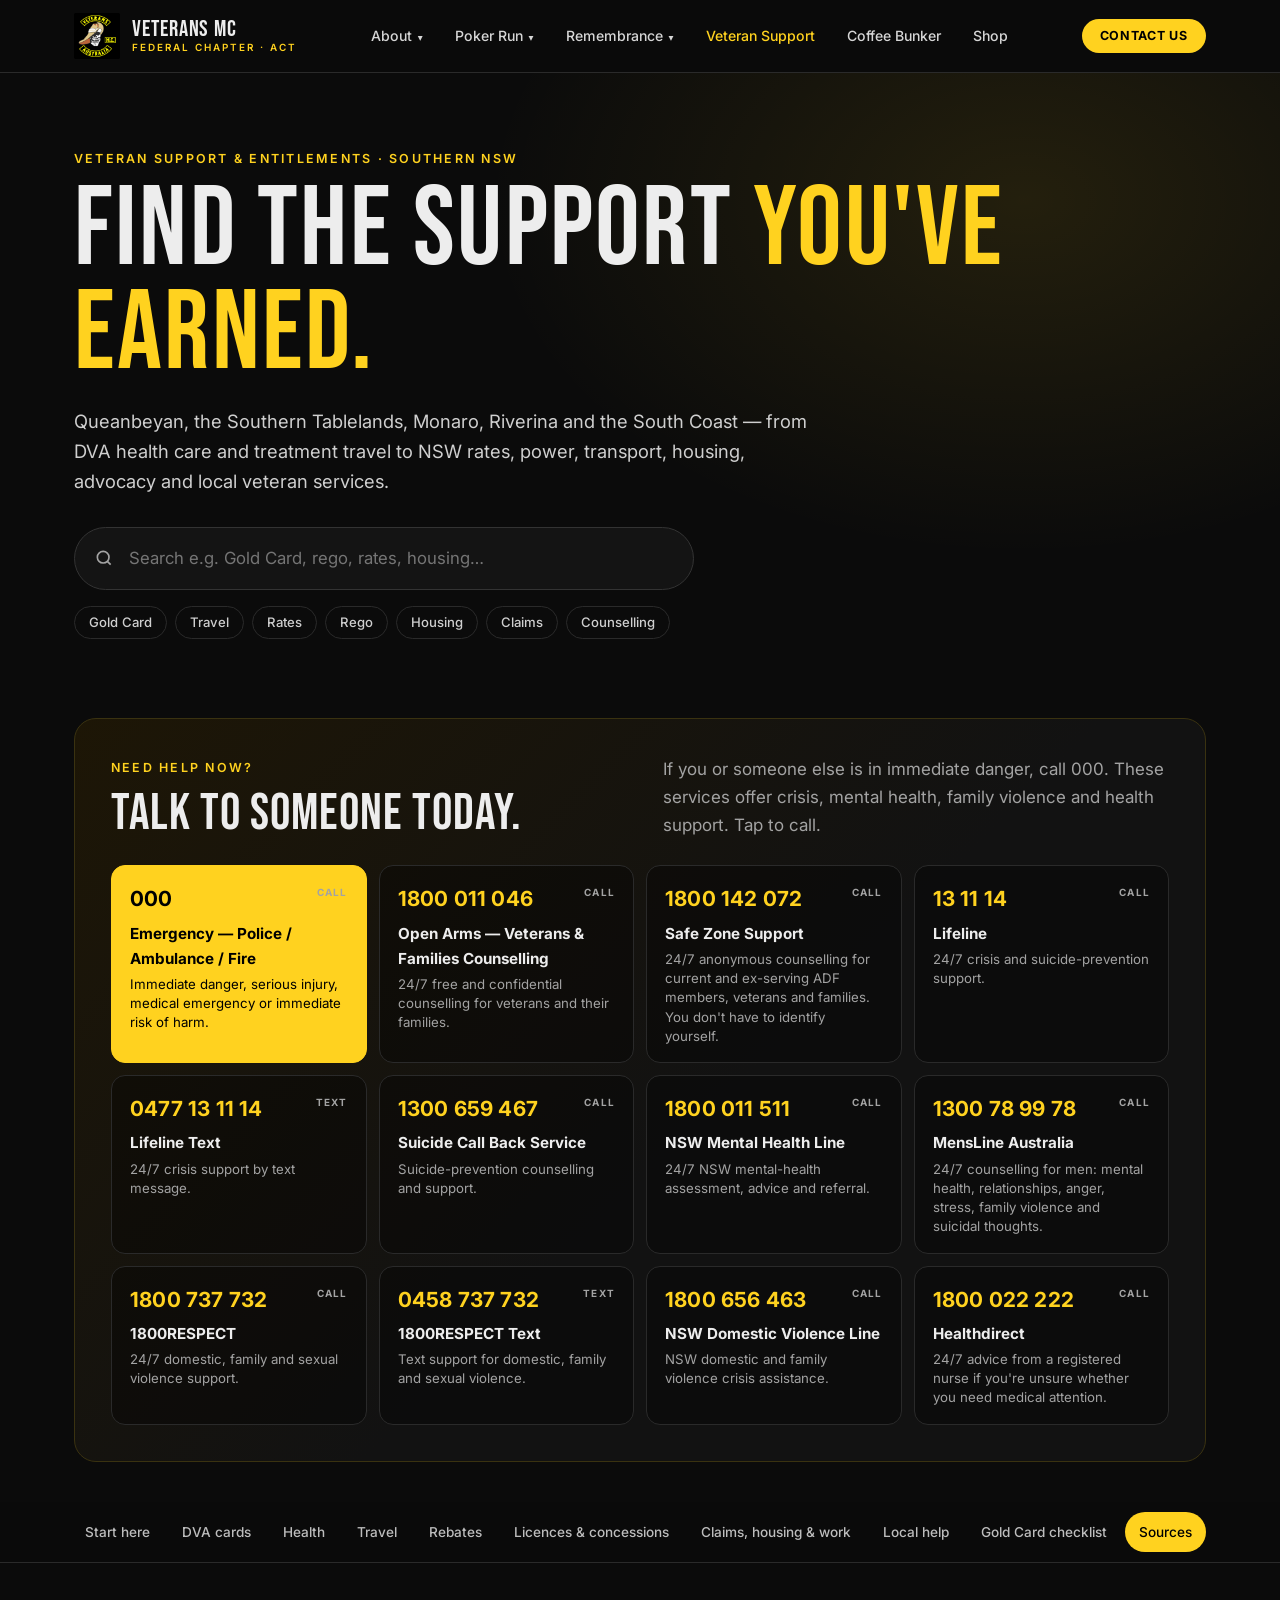
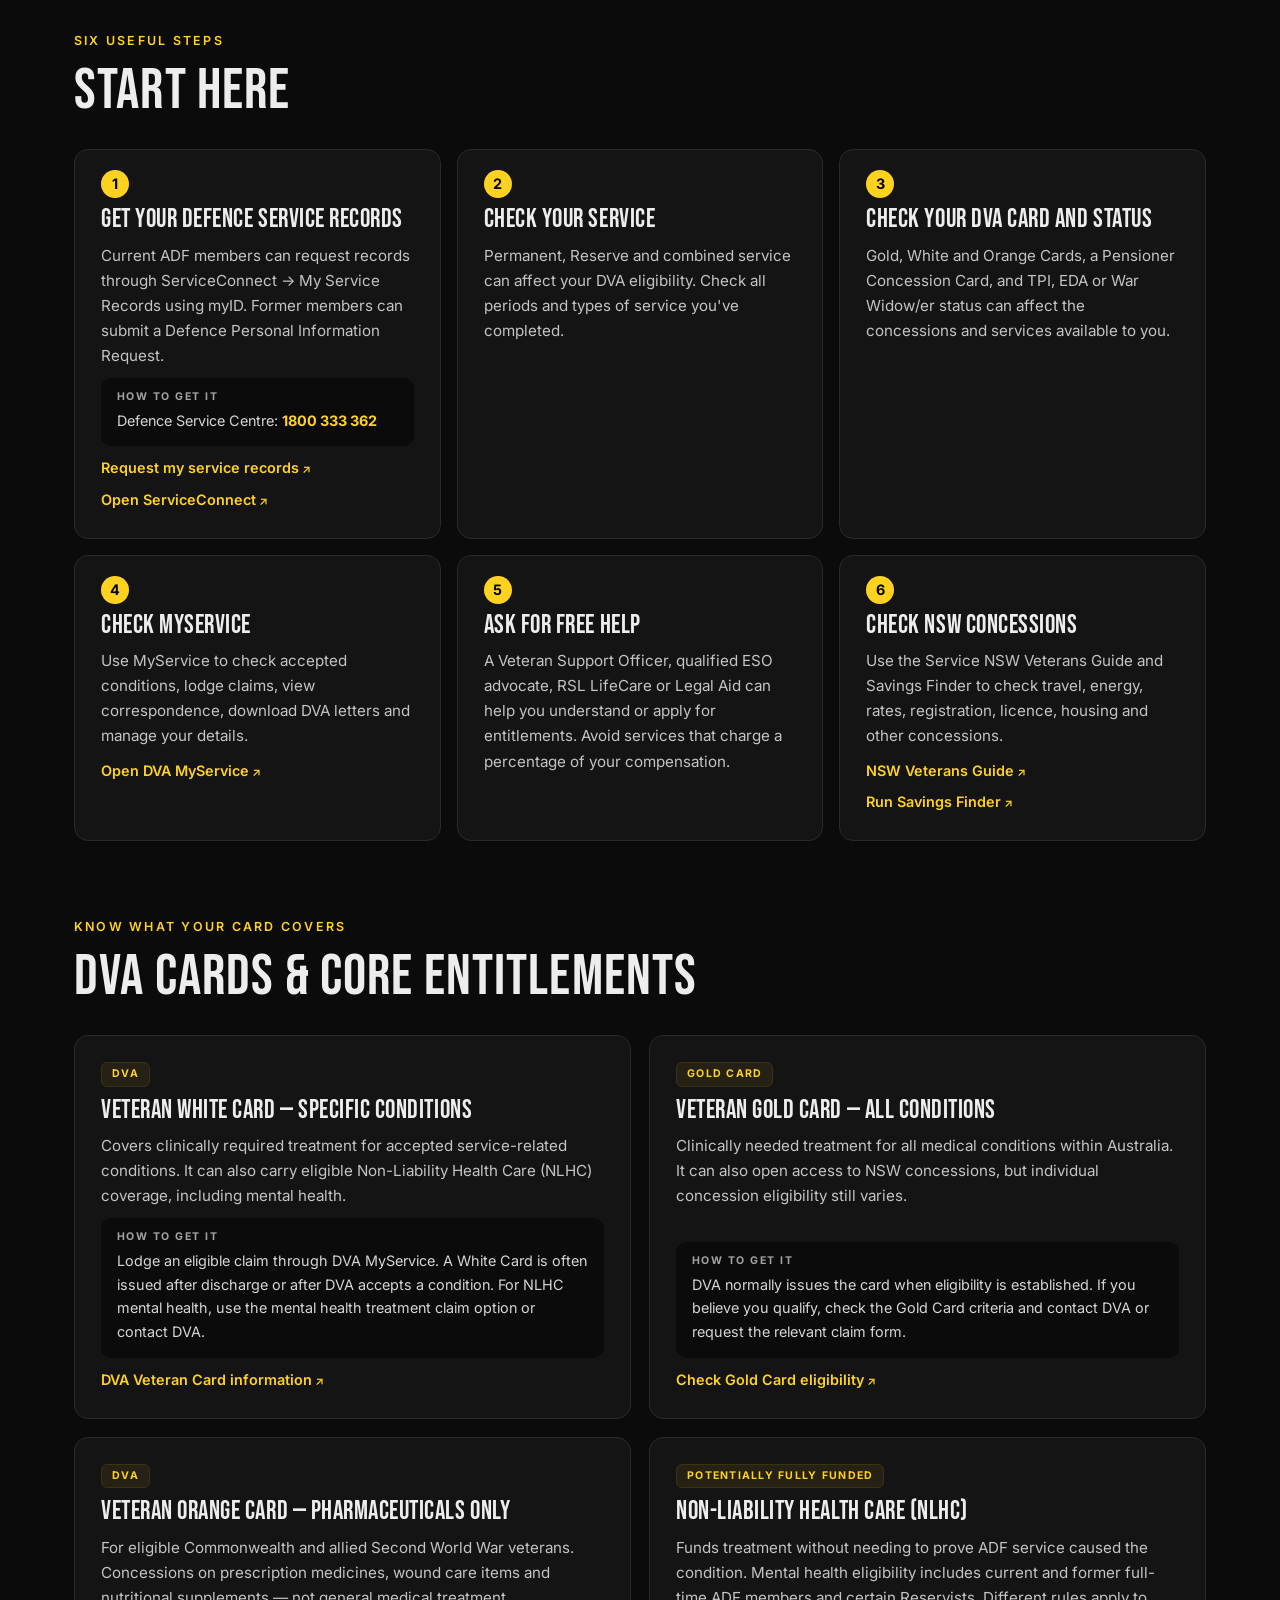
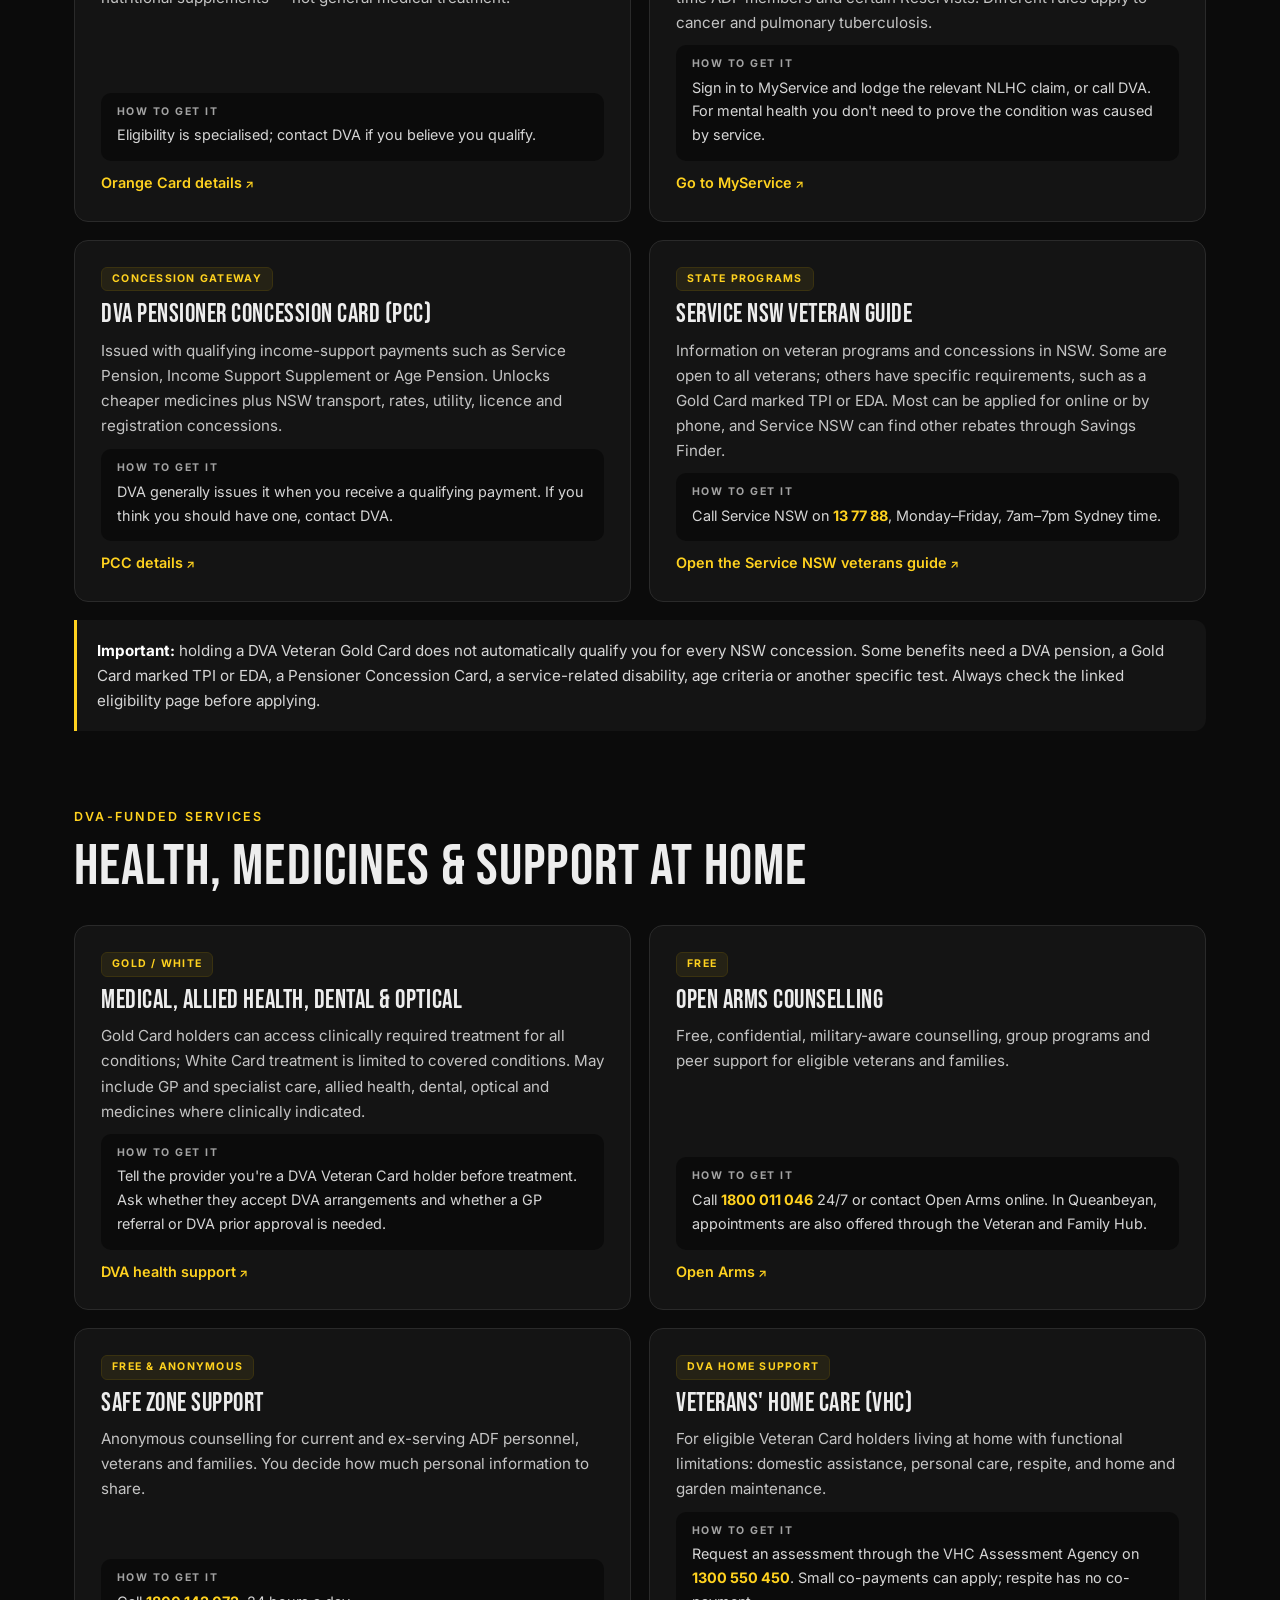
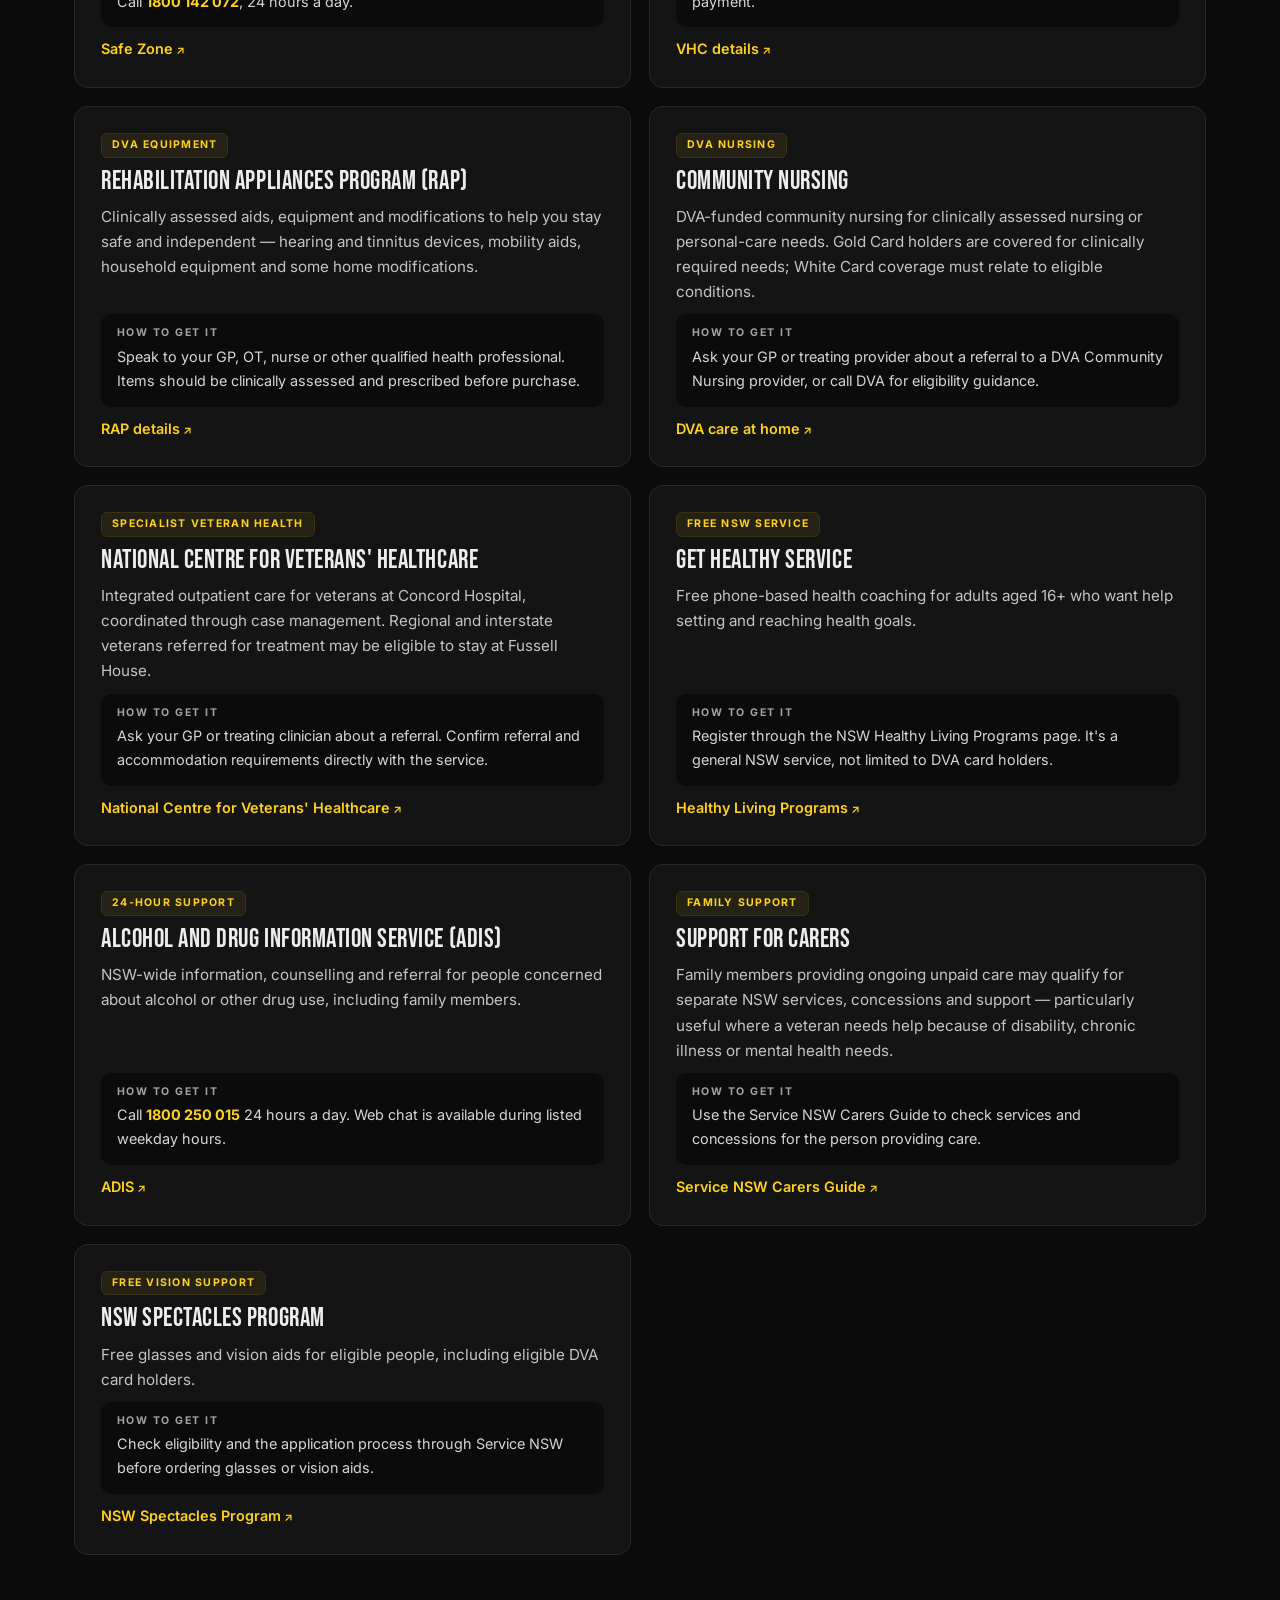
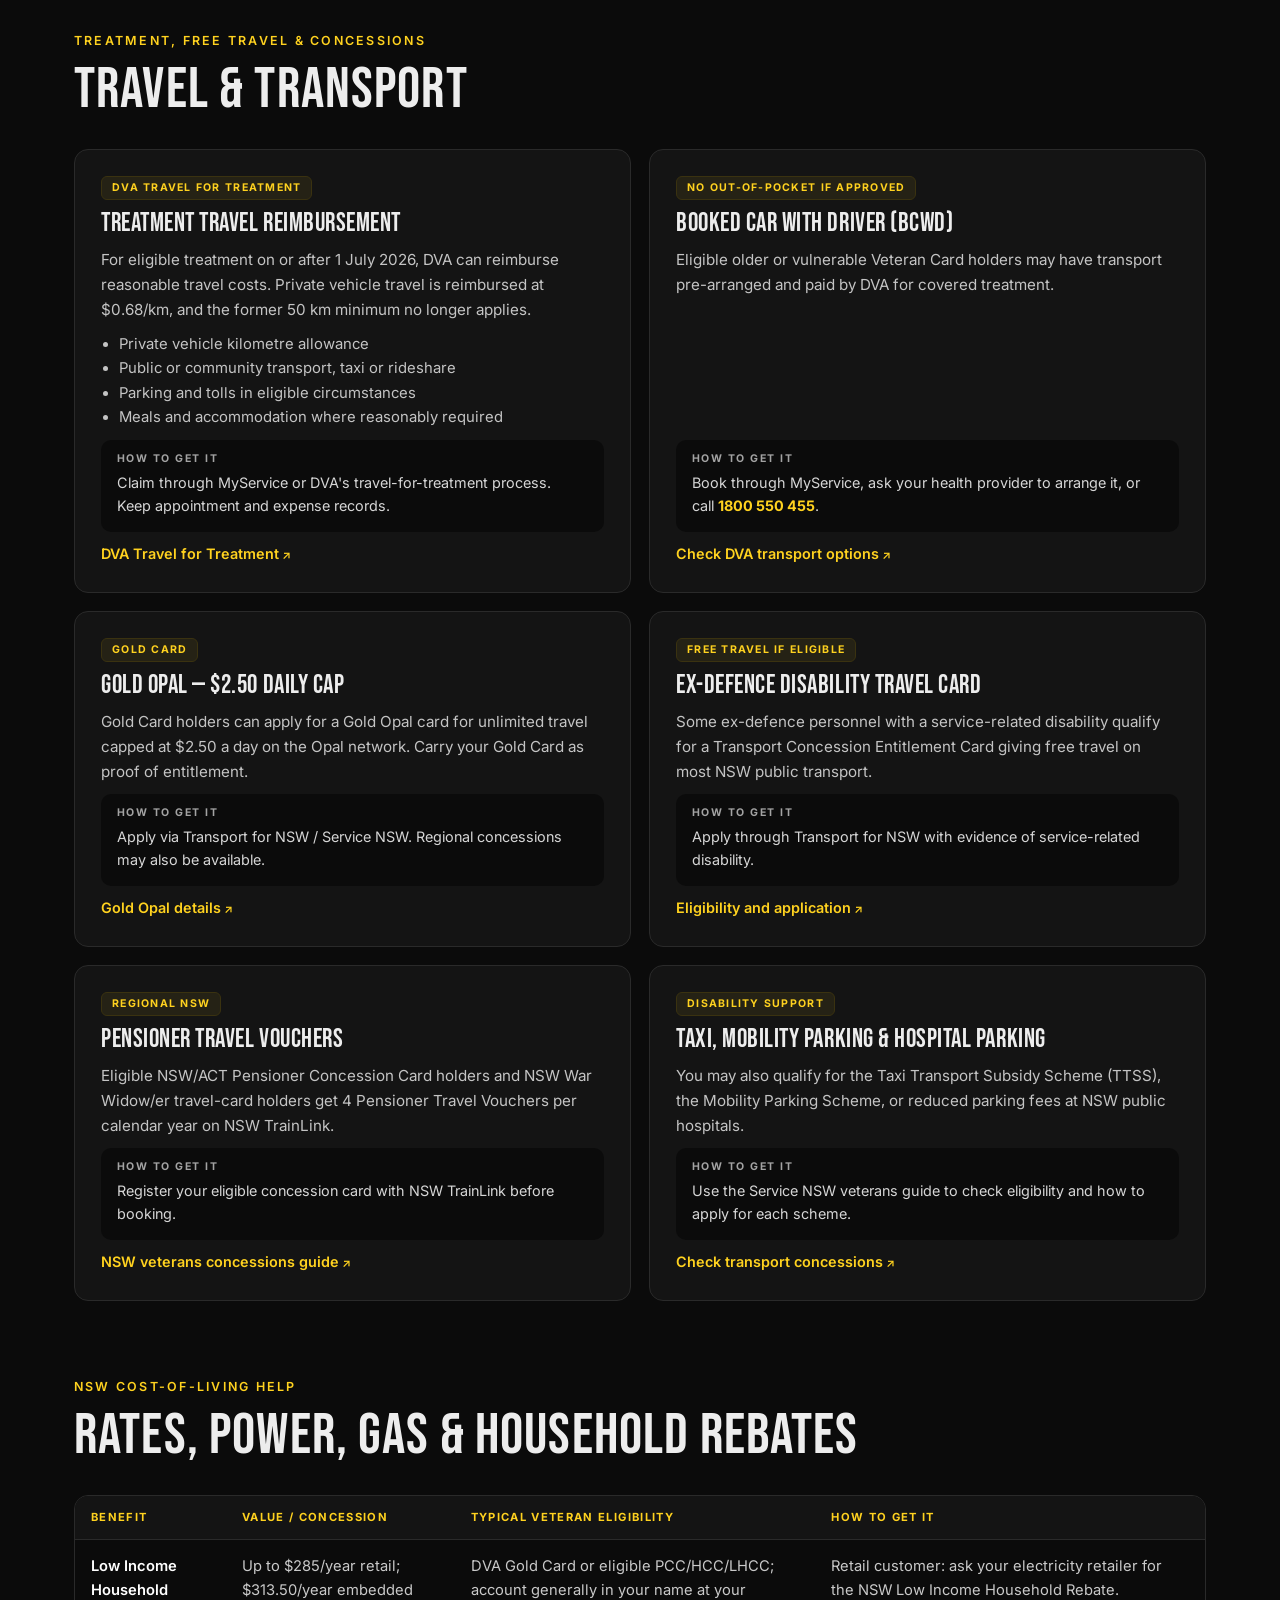
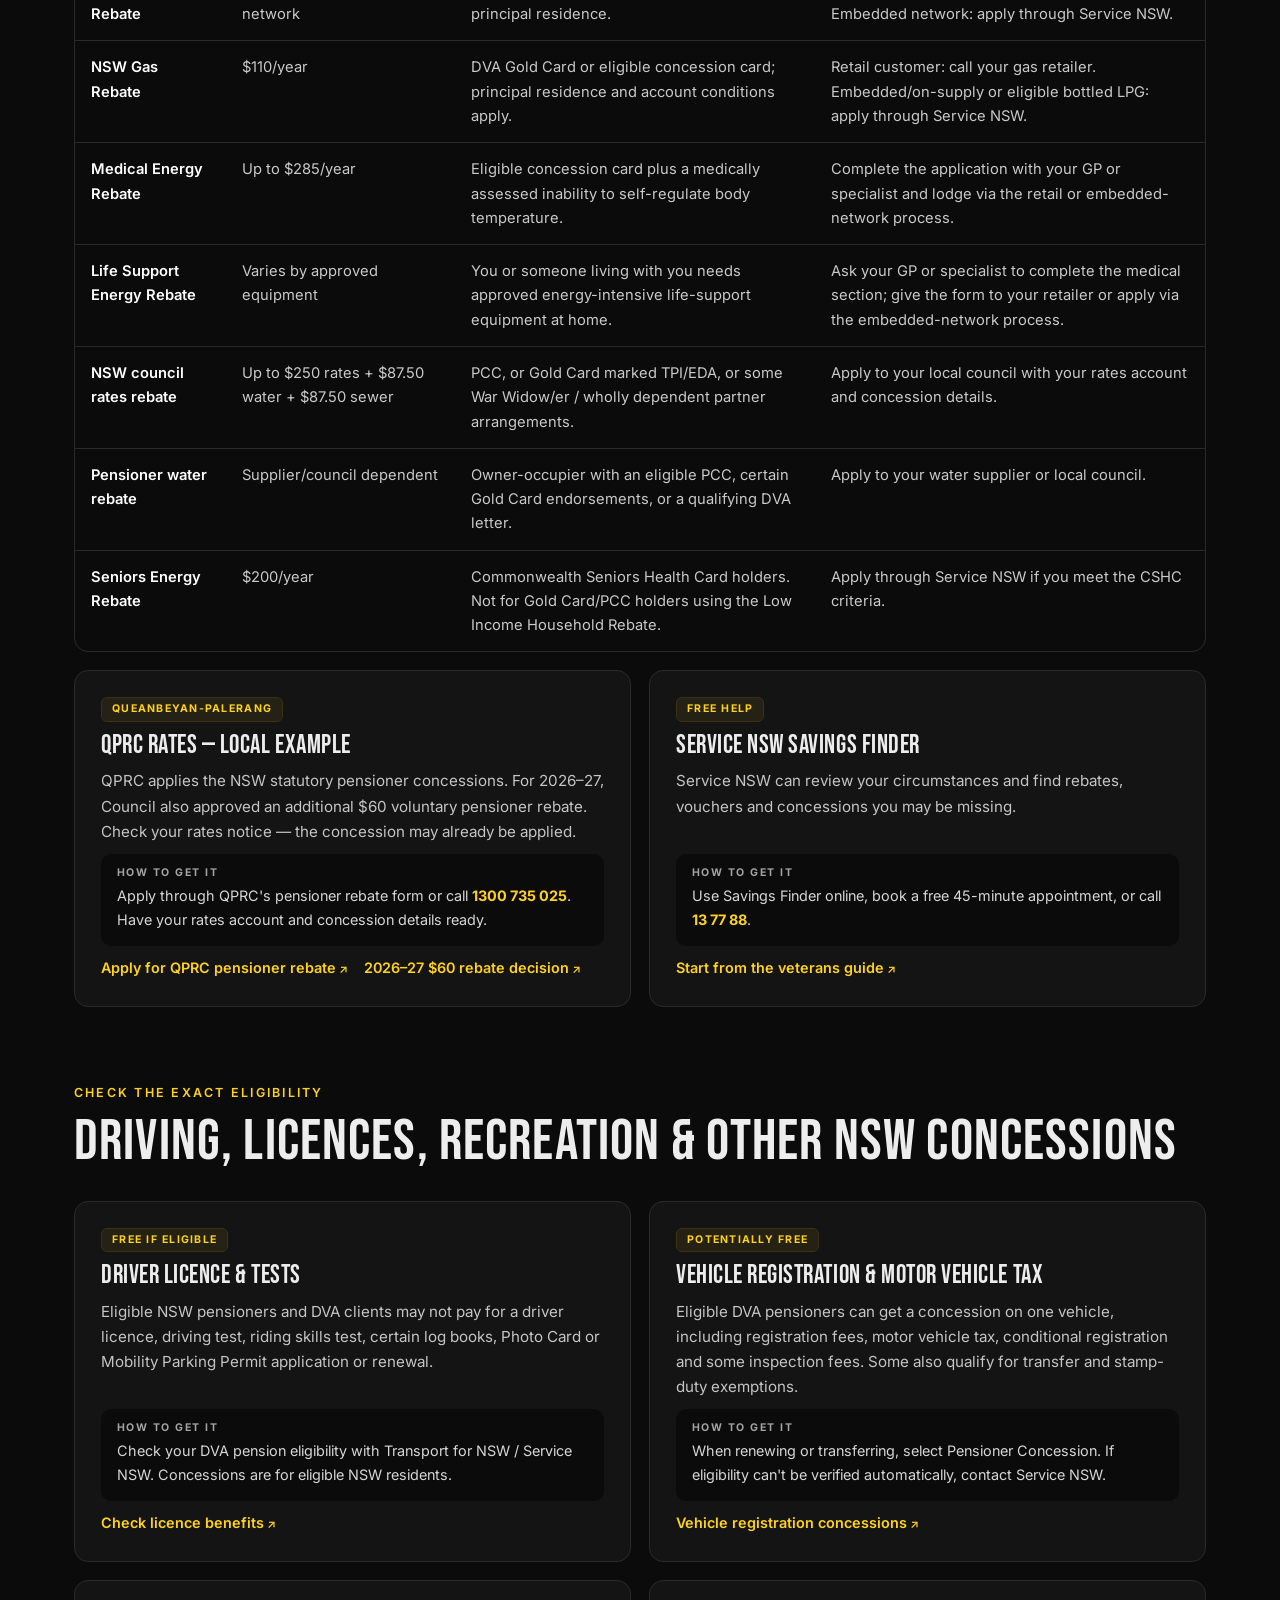
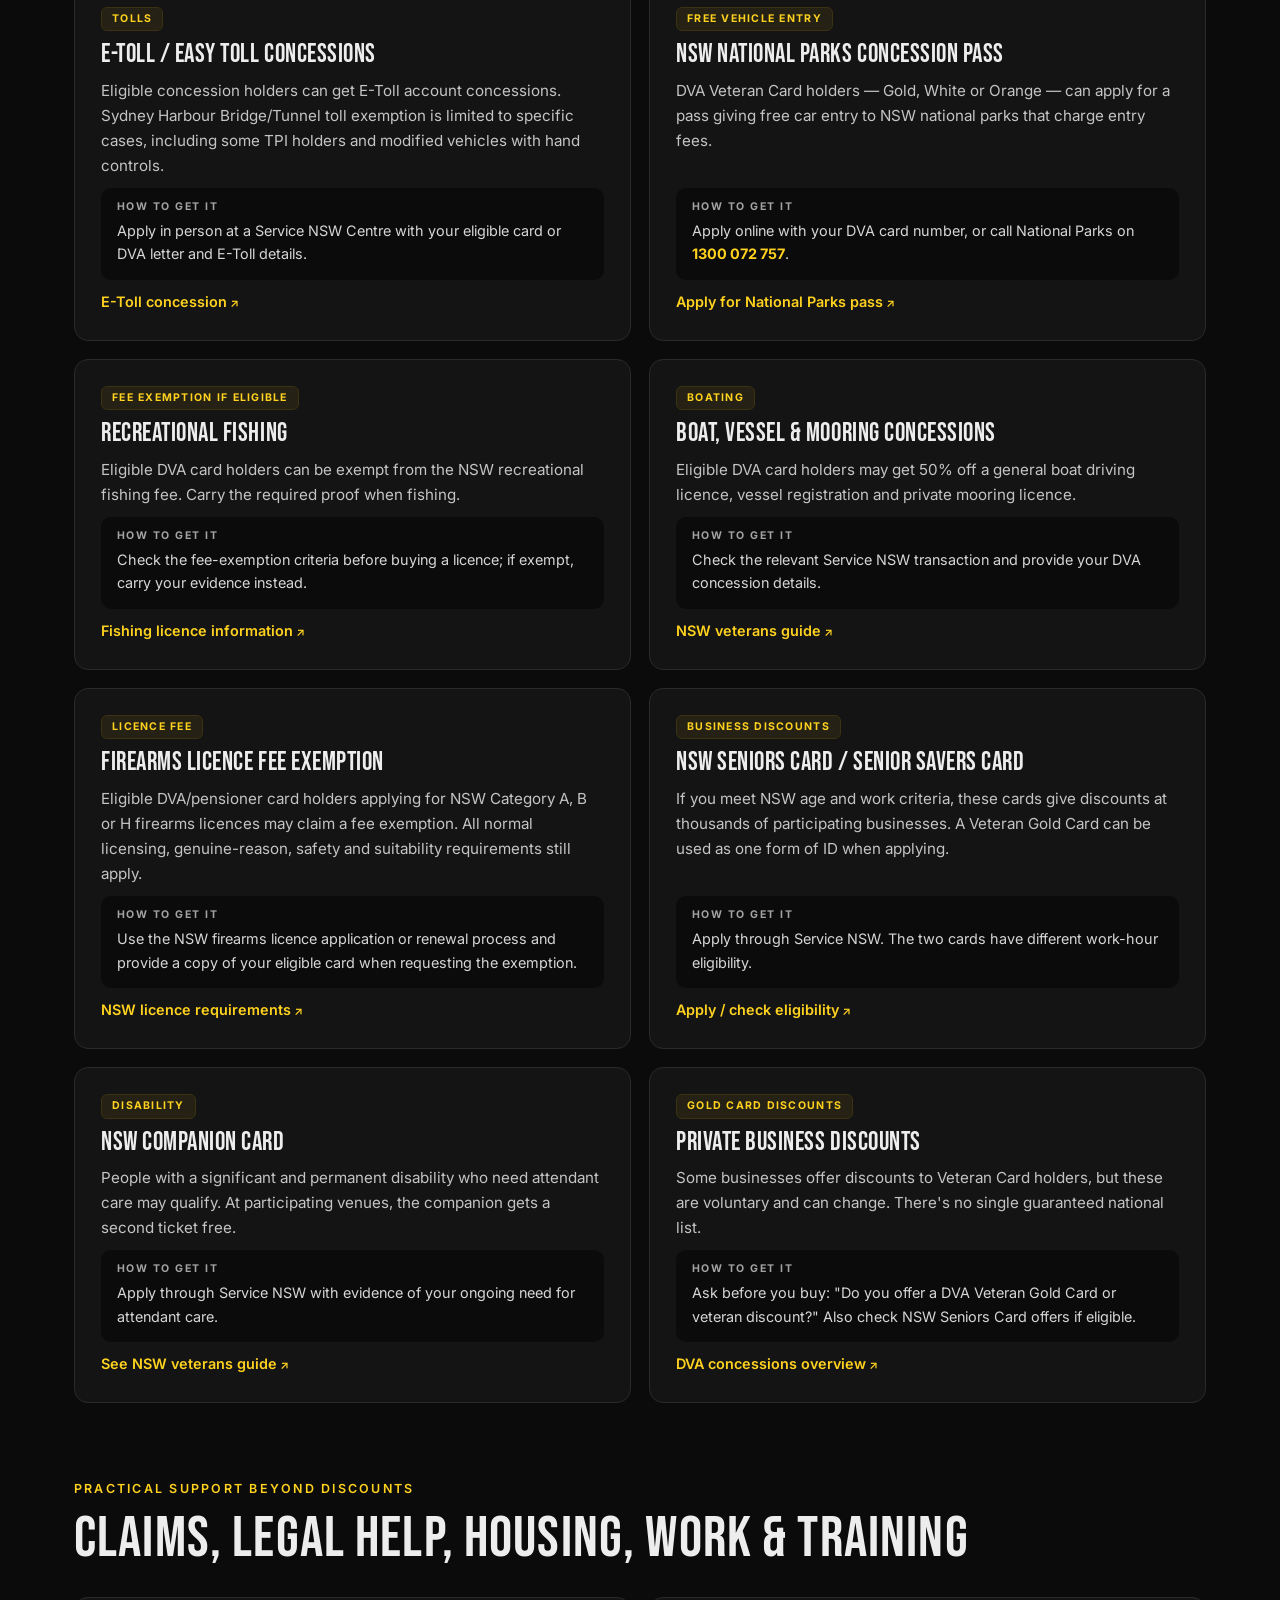
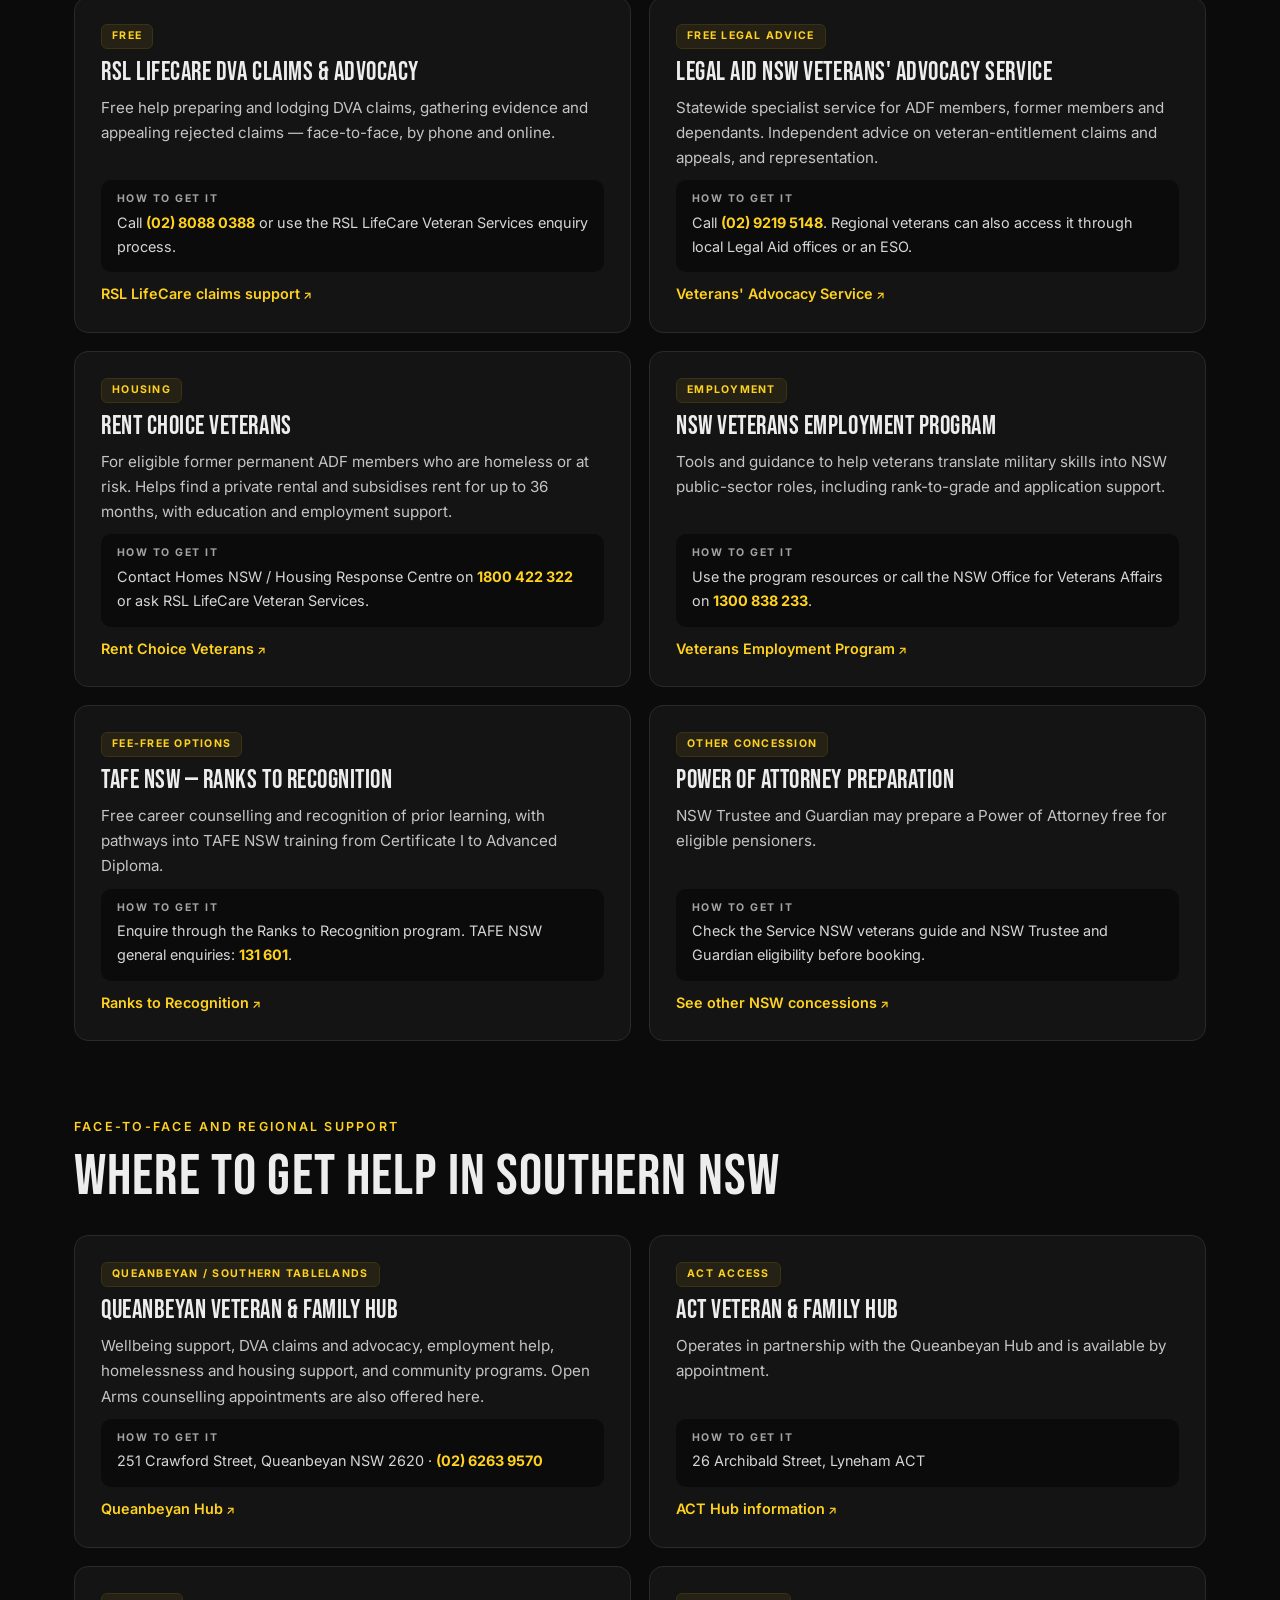
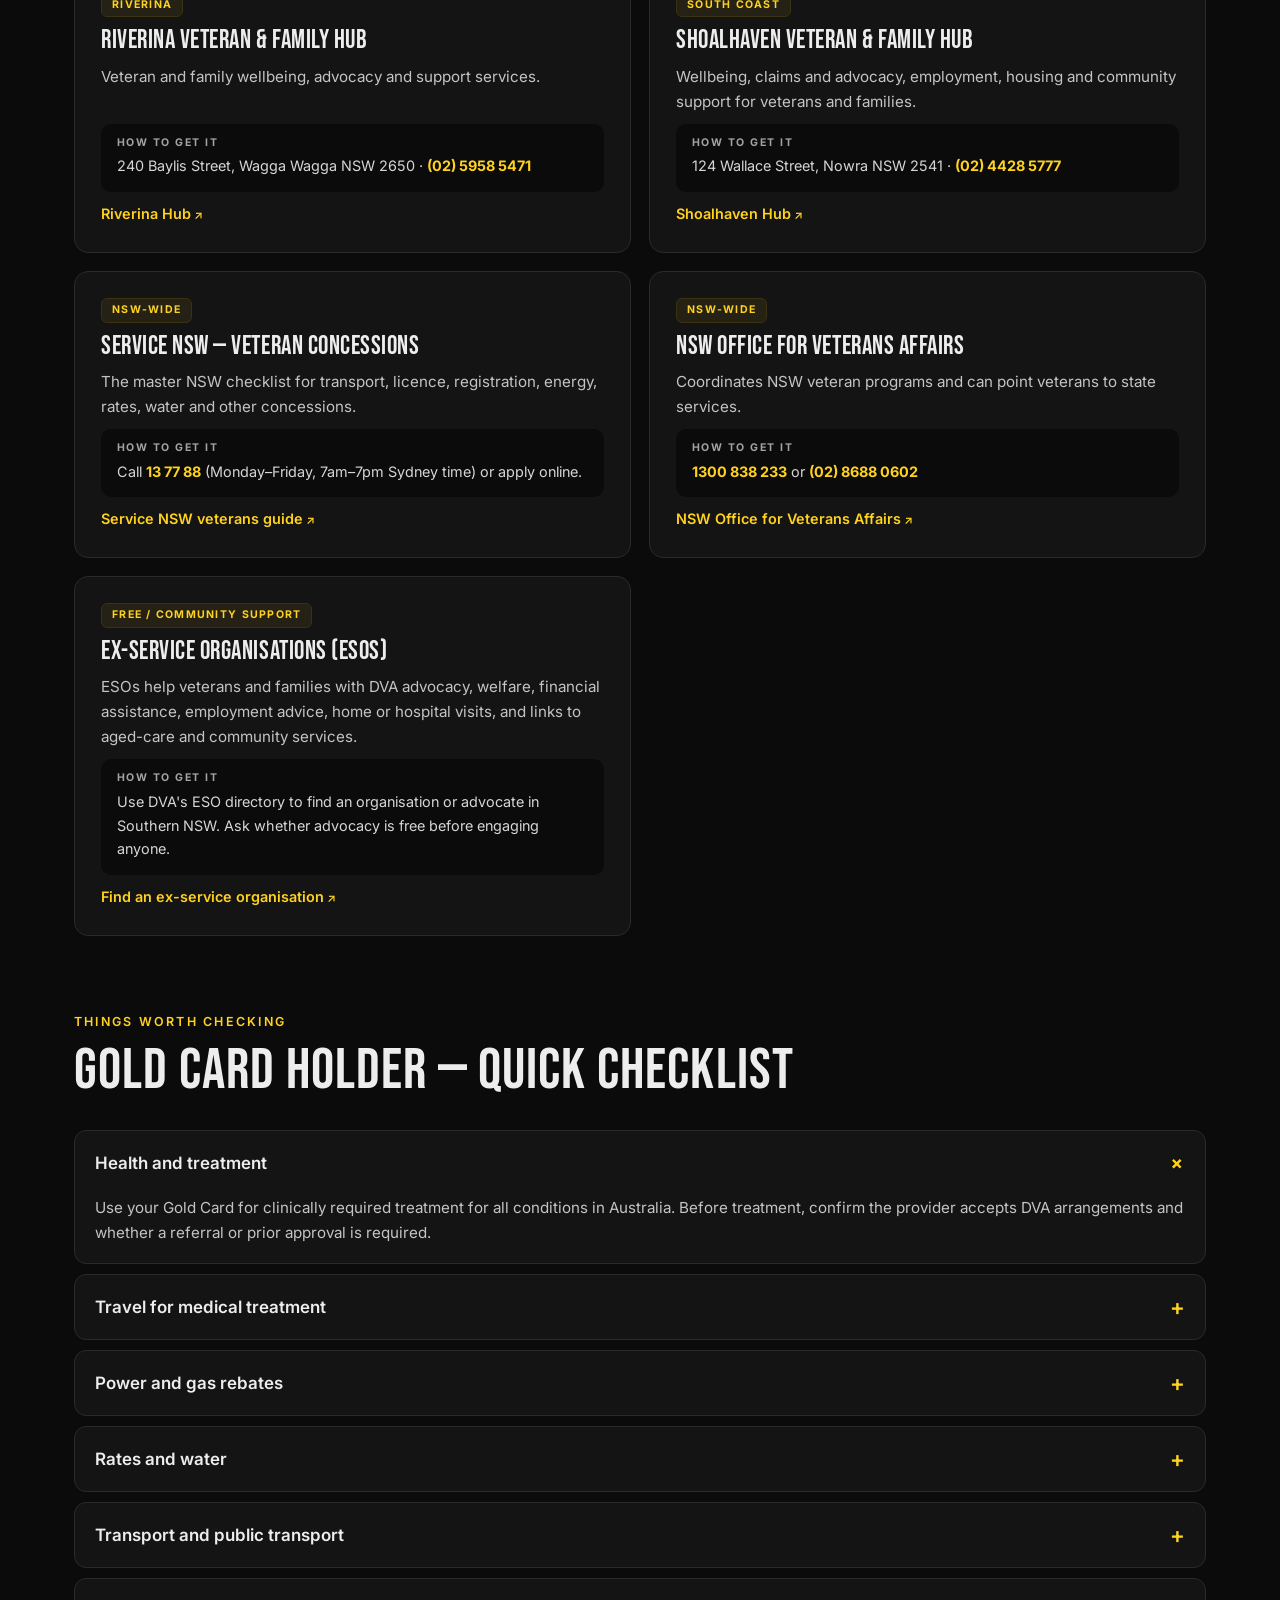
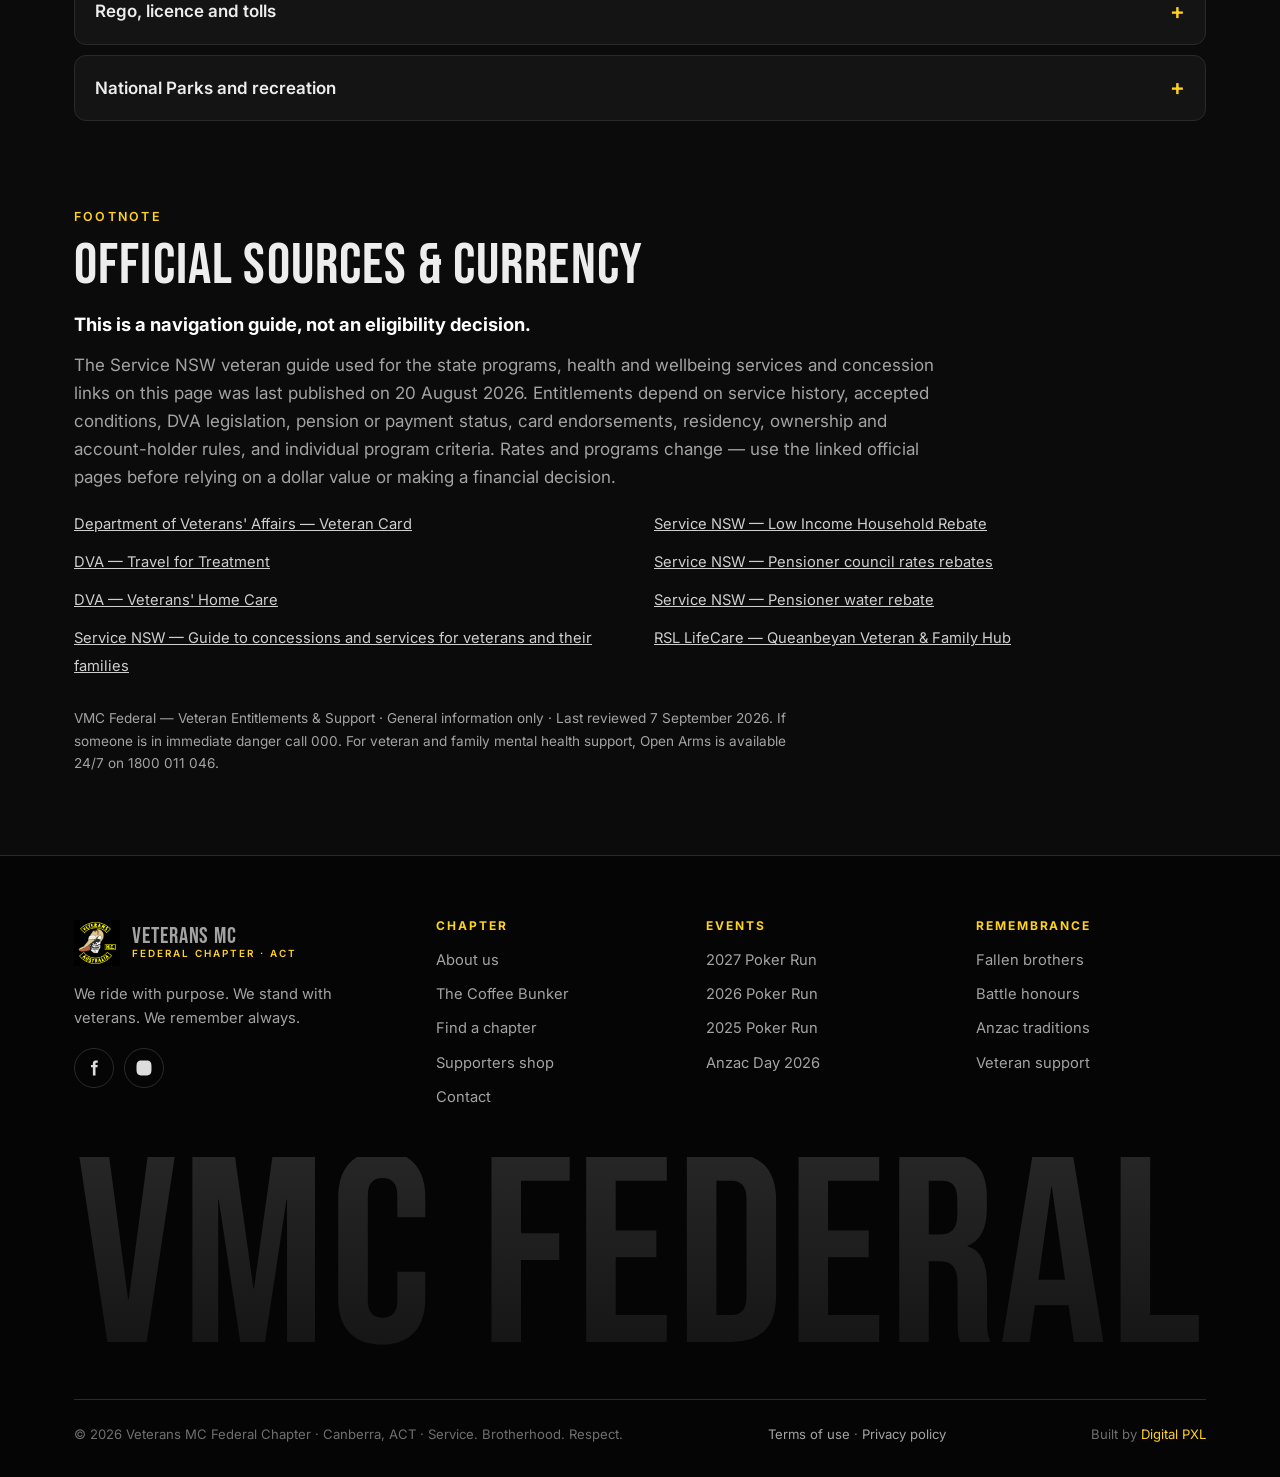
<file: veteran-support.html>
<!DOCTYPE html>
<html lang="en-AU">
<head>
<meta charset="utf-8">
<meta name="viewport" content="width=device-width, initial-scale=1">
<link rel="icon" href="favicon-32.png" type="image/png" sizes="32x32">
<link rel="icon" href="logo.png" type="image/png" sizes="300x300">
<link rel="apple-touch-icon" href="apple-touch-icon.png">
<meta name="theme-color" content="#0b0b0b">
<title>Veteran Support &amp; Entitlements — Southern NSW | Veterans MC Federal Chapter</title>
<meta name="description" content="Find veteran support and entitlements across Queanbeyan and Southern NSW: crisis lines, DVA cards, health, treatment travel, NSW rebates and concessions, claims help, housing and local Veteran & Family Hubs.">
<link rel="preconnect" href="https://fonts.googleapis.com">
<link rel="preconnect" href="https://fonts.gstatic.com" crossorigin>
<link href="https://fonts.googleapis.com/css2?family=Bebas+Neue&family=Inter:wght@400;500;600;700&family=Source+Serif+4:ital,wght@0,400;1,400&display=swap" rel="stylesheet">
<link rel="stylesheet" href="styles.css">
<style>
  /* Hero + search */
  .vs-hero{padding:80px 0 40px}
  .vs-search{position:relative;max-width:620px;margin-top:30px}
  .vs-search input{width:100%;font:inherit;font-size:1.05rem;color:var(--text);background:var(--bg-2);border:1px solid #333;border-radius:999px;padding:17px 110px 17px 54px}
  .vs-search input:focus{outline:none;border-color:var(--yellow);box-shadow:0 0 0 3px rgba(255,210,31,.18)}
  .vs-search svg{position:absolute;left:20px;top:50%;transform:translateY(-50%);width:20px;height:20px;stroke:var(--muted);fill:none;stroke-width:2}
  .vs-search button{position:absolute;right:8px;top:50%;transform:translateY(-50%);border:0;background:var(--bg-3);color:#ddd;border-radius:999px;padding:10px 16px;font:600 .8rem/1 Inter;cursor:pointer;display:none}
  .vs-search.has button{display:block}
  .vs-count{margin-top:12px;font-size:.88rem;color:var(--muted);min-height:1.2em}
  .quick{display:flex;flex-wrap:wrap;gap:8px;margin-top:16px}
  .quick button{cursor:pointer;font:500 .82rem/1 Inter;padding:9px 14px;border-radius:999px;border:1px solid var(--line);background:none;color:#cfcfcf}
  .quick button:hover{border-color:var(--yellow);color:var(--yellow)}

  /* Crisis */
  .crisis{background:linear-gradient(135deg,#1d1606,#121212 55%);border:1px solid #3a3210;border-radius:22px;padding:36px}
  .crisis .top{display:flex;justify-content:space-between;gap:24px;flex-wrap:wrap;align-items:end;margin-bottom:26px}
  .crisis h2{font-size:clamp(2.2rem,4.4vw,3.2rem)}
  .calls{display:grid;grid-template-columns:repeat(auto-fill,minmax(min(250px,100%),1fr));gap:12px}
  .call{display:block;text-decoration:none;background:rgba(0,0,0,.35);border:1px solid var(--line);border-radius:14px;padding:16px 18px;transition:.2s}
  .call:hover{border-color:var(--yellow);transform:translateY(-2px)}
  .call b{display:block;font-size:1.3rem;color:var(--yellow);letter-spacing:.01em}
  .call strong{display:block;font-size:.95rem;margin:4px 0 4px}
  .call span{display:block;font-size:.83rem;color:var(--muted);line-height:1.45}
  .call.sos{background:var(--yellow);border-color:var(--yellow)}
  .call.sos b,.call.sos strong,.call.sos span{color:#000}
  .call small{font:700 .62rem/1 Inter;letter-spacing:.12em;color:var(--muted);text-transform:uppercase;float:right;margin-top:6px}

  /* Section nav */
  .secnav{position:sticky;top:72px;z-index:40;background:rgba(11,11,11,.92);backdrop-filter:blur(8px);border-bottom:1px solid var(--line)}
  .secnav ul{display:flex;gap:4px;overflow-x:auto;list-style:none;padding:10px 0;scrollbar-width:none}
  .secnav ul::-webkit-scrollbar{display:none}
  .secnav a{display:block;white-space:nowrap;padding:9px 14px;border-radius:999px;font-size:.85rem;font-weight:500;text-decoration:none;color:#bdbdbd}
  .secnav a:hover{color:#fff;background:var(--bg-3)}
  .secnav a.on{background:var(--yellow);color:#000}

  /* Sections */
  .vs-sec{padding:72px 0 8px;scroll-margin-top:140px}
  .vs-sec .head{margin-bottom:30px}
  .cards2{display:grid;grid-template-columns:repeat(2,1fr);gap:18px}
  .ent{background:var(--bg-2);border:1px solid var(--line);border-radius:var(--radius);padding:26px;display:flex;flex-direction:column;gap:10px}
  .ent .tag{align-self:flex-start;font:700 .66rem/1 Inter;letter-spacing:.12em;text-transform:uppercase;color:var(--yellow);border:1px solid #3a3210;background:rgba(255,210,31,.07);padding:6px 10px;border-radius:6px}
  .ent h3{font-size:1.65rem}
  .ent p{color:#c4c4c4;font-size:.95rem}
  .ent ul{color:#c4c4c4;font-size:.93rem;padding-left:18px}
  .ent .how{margin-top:auto;background:var(--bg);border-radius:10px;padding:14px 16px;font-size:.9rem;color:#d6d6d6}
  .ent .how b{display:block;font:700 .66rem/1 Inter;letter-spacing:.14em;text-transform:uppercase;color:var(--muted);margin-bottom:6px}
  .ent .how a[href^="tel"]{color:var(--yellow);font-weight:700;text-decoration:none;white-space:nowrap}
  .ent .links{display:flex;flex-wrap:wrap;gap:8px 16px}
  .ent .links a{color:var(--yellow);font-weight:600;font-size:.9rem;text-decoration:none}
  .ent .links a::after{content:" ↗";font-size:.8em}
  .ent .links a:hover{text-decoration:underline}
  .ent.hidden,.vs-sec.hidden{display:none}
  mark{background:rgba(255,210,31,.32);color:inherit;border-radius:3px}

  .callout{margin-top:18px;padding:18px 20px;border-left:3px solid var(--yellow);background:var(--bg-2);border-radius:0 12px 12px 0;color:#d6d6d6;font-size:.95rem}
  .callout b{color:#fff}

  /* Steps */
  .six{display:grid;grid-template-columns:repeat(3,1fr);gap:16px;counter-reset:six}
  .six .ent{position:relative;padding-top:56px}
  .six .ent::before{counter-increment:six;content:counter(six);position:absolute;top:20px;left:26px;width:28px;height:28px;border-radius:50%;background:var(--yellow);color:#000;font:700 .9rem/28px Inter;text-align:center}

  /* Table */
  .tablewrap{overflow-x:auto;border:1px solid var(--line);border-radius:var(--radius);margin-bottom:18px}
  table{width:100%;border-collapse:collapse;font-size:.92rem;min-width:760px}
  th,td{text-align:left;padding:14px 16px;border-bottom:1px solid var(--line);vertical-align:top}
  th{font:700 .7rem/1.3 Inter;letter-spacing:.12em;text-transform:uppercase;color:var(--yellow);background:var(--bg-2)}
  td{color:#c9c9c9}
  td:first-child{color:#fff;font-weight:600}
  tr:last-child td{border-bottom:0}
  tr.hidden{display:none}

  /* Checklist */
  .check details{border:1px solid var(--line);border-radius:12px;background:var(--bg-2);margin-bottom:10px}
  .check summary{cursor:pointer;list-style:none;padding:18px 20px;font-weight:600;display:flex;justify-content:space-between;align-items:center}
  .check summary::-webkit-details-marker{display:none}
  .check summary::after{content:"+";color:var(--yellow);font-size:1.4rem;line-height:1;transition:.2s}
  .check details[open] summary::after{transform:rotate(45deg)}
  .check details p{padding:0 20px 18px;color:#c4c4c4;font-size:.95rem}

  .sources{columns:2 300px;column-gap:28px;list-style:none;margin-top:18px}
  .sources li{break-inside:avoid;margin-bottom:10px}
  .sources a{color:#cfcfcf;font-size:.92rem}
  .sources a:hover{color:var(--yellow)}
  .disclaimer{margin-top:28px;font-size:.85rem;color:var(--muted);max-width:80ch}
  .noresults{display:none;text-align:center;padding:60px 0;color:var(--muted)}

  @media (max-width:900px){.cards2,.six{grid-template-columns:1fr}.crisis{padding:26px}}
</style>
</head>
<body data-page="support">
<div id="site-header"></div>

<main id="main">
  <section class="vs-hero phero plain">
    <div class="wrap">
      <span class="eyebrow">Veteran support &amp; entitlements · Southern NSW</span>
      <h1>Find the support <em>you've earned.</em></h1>
      <p class="lead">Queanbeyan, the Southern Tablelands, Monaro, Riverina and the South Coast — from DVA health care and treatment travel to NSW rates, power, transport, housing, advocacy and local veteran services.</p>
      <div class="vs-search" id="searchBox">
        <svg viewBox="0 0 24 24"><circle cx="11" cy="11" r="7"/><path d="m20 20-4-4"/></svg>
        <input id="q" type="search" placeholder="Search e.g. Gold Card, rego, rates, housing…" aria-label="Search veteran support and entitlements">
        <button type="button" id="clear">Clear</button>
      </div>
      <div class="quick" aria-label="Popular searches">
        <button>Gold Card</button><button>Travel</button><button>Rates</button><button>Rego</button><button>Housing</button><button>Claims</button><button>Counselling</button>
      </div>
      <div class="vs-count" id="count" role="status"></div>
    </div>
  </section>

  <section style="padding:10px 0 40px" id="now">
    <div class="wrap">
      <div class="crisis">
        <div class="top">
          <div><span class="eyebrow">Need help now?</span><h2>Talk to someone today.</h2></div>
          <p class="muted" style="max-width:46ch">If you or someone else is in immediate danger, call 000. These services offer crisis, mental health, family violence and health support. Tap to call.</p>
        </div>
        <div class="calls" id="calls"></div>
      </div>
    </div>
  </section>

  <nav class="secnav" aria-label="Sections">
    <div class="wrap"><ul id="secnav"></ul></div>
  </nav>

  <div id="sections"></div>
  <p class="noresults wrap" id="noresults">Nothing matched that search. Try a simpler word like "card", "travel" or "rates" — or call <a href="tel:1800011046" style="color:var(--yellow)">Open Arms on 1800 011 046</a> to talk it through.</p>

  <section class="vs-sec" id="sources" style="padding-bottom:80px">
    <div class="wrap">
      <span class="eyebrow">Footnote</span>
      <h2>Official sources &amp; currency</h2>
      <p class="lead" style="margin-top:14px"><strong style="color:#fff">This is a navigation guide, not an eligibility decision.</strong></p>
      <p class="muted" style="margin-top:12px;max-width:80ch">The Service NSW veteran guide used for the state programs, health and wellbeing services and concession links on this page was last published on 20 August 2026. Entitlements depend on service history, accepted conditions, DVA legislation, pension or payment status, card endorsements, residency, ownership and account-holder rules, and individual program criteria. Rates and programs change — use the linked official pages before relying on a dollar value or making a financial decision.</p>
      <ul class="sources">
        <li><a href="https://www.dva.gov.au/access-benefits/veteran-card">Department of Veterans' Affairs — Veteran Card</a></li>
        <li><a href="https://www.dva.gov.au/what-we-help-with/health-support/travel-for-treatment">DVA — Travel for Treatment</a></li>
        <li><a href="https://www.dva.gov.au/what-we-help-with/care-at-home-and-aged-care-services/living-independently/dva-in-home-programs/veterans-home-care-vhc">DVA — Veterans' Home Care</a></li>
        <li><a href="https://www.service.nsw.gov.au/guide/veterans#health-and-wellbeing">Service NSW — Guide to concessions and services for veterans and their families</a></li>
        <li><a href="https://www.service.nsw.gov.au/transaction/apply-for-the-low-income-household-rebate-retail-customers">Service NSW — Low Income Household Rebate</a></li>
        <li><a href="https://www.service.nsw.gov.au/transaction/apply-for-pensioner-council-rates-rebates">Service NSW — Pensioner council rates rebates</a></li>
        <li><a href="https://www.service.nsw.gov.au/transaction/claim-the-pensioner-water-rebate">Service NSW — Pensioner water rebate</a></li>
        <li><a href="https://rsllifecare.org.au/veteran-services/veteran-family-hubs/queanbeyan">RSL LifeCare — Queanbeyan Veteran &amp; Family Hub</a></li>
      </ul>
      <p class="disclaimer">VMC Federal — Veteran Entitlements &amp; Support · General information only · Last reviewed 7 September 2026. If someone is in immediate danger call 000. For veteran and family mental health support, Open Arms is available 24/7 on 1800 011 046.</p>
    </div>
  </section>
</main>

<div id="site-footer"></div>
<script src="site.js"></script>
<script>
/* ---------- Content (from the live Veteran Support page) ---------- */
const tel = (n, sms) => `<a href="${sms ? "sms" : "tel"}:${n.replace(/\D/g, "")}">${n}</a>`;

const CALLS = [
  ["000", "Emergency — Police / Ambulance / Fire", "Immediate danger, serious injury, medical emergency or immediate risk of harm.", true],
  ["1800 011 046", "Open Arms — Veterans & Families Counselling", "24/7 free and confidential counselling for veterans and their families."],
  ["1800 142 072", "Safe Zone Support", "24/7 anonymous counselling for current and ex-serving ADF members, veterans and families. You don't have to identify yourself."],
  ["13 11 14", "Lifeline", "24/7 crisis and suicide-prevention support."],
  ["0477 13 11 14", "Lifeline Text", "24/7 crisis support by text message.", false, true],
  ["1300 659 467", "Suicide Call Back Service", "Suicide-prevention counselling and support."],
  ["1800 011 511", "NSW Mental Health Line", "24/7 NSW mental-health assessment, advice and referral."],
  ["1300 78 99 78", "MensLine Australia", "24/7 counselling for men: mental health, relationships, anger, stress, family violence and suicidal thoughts."],
  ["1800 737 732", "1800RESPECT", "24/7 domestic, family and sexual violence support."],
  ["0458 737 732", "1800RESPECT Text", "Text support for domestic, family and sexual violence.", false, true],
  ["1800 656 463", "NSW Domestic Violence Line", "NSW domestic and family violence crisis assistance."],
  ["1800 022 222", "Healthdirect", "24/7 advice from a registered nurse if you're unsure whether you need medical attention."]
];

const SECTIONS = [
  { id: "start", nav: "Start here", eyebrow: "Six useful steps", title: "Start here", steps: true, cards: [
    { title: "Get your Defence service records", desc: "Current ADF members can request records through ServiceConnect → My Service Records using myID. Former members can submit a Defence Personal Information Request.", how: `Defence Service Centre: ${tel("1800 333 362")}`, links: [["Request my service records", "https://www.defence.gov.au/about/accessing-information/personal-information-requests/personal-information-request-form"], ["Open ServiceConnect", "https://www.defence.gov.au/about/staff-resources/serviceconnect"]] },
    { title: "Check your service", desc: "Permanent, Reserve and combined service can affect your DVA eligibility. Check all periods and types of service you've completed." },
    { title: "Check your DVA card and status", desc: "Gold, White and Orange Cards, a Pensioner Concession Card, and TPI, EDA or War Widow/er status can affect the concessions and services available to you." },
    { title: "Check MyService", desc: "Use MyService to check accepted conditions, lodge claims, view correspondence, download DVA letters and manage your details.", links: [["Open DVA MyService", "https://myservice.dva.gov.au/"]] },
    { title: "Ask for free help", desc: "A Veteran Support Officer, qualified ESO advocate, RSL LifeCare or Legal Aid can help you understand or apply for entitlements. Avoid services that charge a percentage of your compensation." },
    { title: "Check NSW concessions", desc: "Use the Service NSW Veterans Guide and Savings Finder to check travel, energy, rates, registration, licence, housing and other concessions.", links: [["NSW Veterans Guide", "https://www.service.nsw.gov.au/guide/veterans"], ["Run Savings Finder", "https://www.service.nsw.gov.au/services/savings-finder"]] }
  ]},
  { id: "cards", nav: "DVA cards", eyebrow: "Know what your card covers", title: "DVA cards & core entitlements", cards: [
    { tag: "DVA", title: "Veteran White Card — specific conditions", desc: "Covers clinically required treatment for accepted service-related conditions. It can also carry eligible Non-Liability Health Care (NLHC) coverage, including mental health.", how: "Lodge an eligible claim through DVA MyService. A White Card is often issued after discharge or after DVA accepts a condition. For NLHC mental health, use the mental health treatment claim option or contact DVA.", links: [["DVA Veteran Card information", "https://www.dva.gov.au/access-benefits/veteran-card"]] },
    { tag: "Gold Card", title: "Veteran Gold Card — all conditions", desc: "Clinically needed treatment for all medical conditions within Australia. It can also open access to NSW concessions, but individual concession eligibility still varies.", how: "DVA normally issues the card when eligibility is established. If you believe you qualify, check the Gold Card criteria and contact DVA or request the relevant claim form.", links: [["Check Gold Card eligibility", "https://www.dva.gov.au/access-benefits/veteran-card/veteran-card-all-conditions"]] },
    { tag: "DVA", title: "Veteran Orange Card — pharmaceuticals only", desc: "For eligible Commonwealth and allied Second World War veterans. Concessions on prescription medicines, wound care items and nutritional supplements — not general medical treatment.", how: "Eligibility is specialised; contact DVA if you believe you qualify.", links: [["Orange Card details", "https://www.dva.gov.au/access-benefits/veteran-card/veteran-card-pharmaceuticals-only"]] },
    { tag: "Potentially fully funded", title: "Non-Liability Health Care (NLHC)", desc: "Funds treatment without needing to prove ADF service caused the condition. Mental health eligibility includes current and former full-time ADF members and certain Reservists. Different rules apply to cancer and pulmonary tuberculosis.", how: "Sign in to MyService and lodge the relevant NLHC claim, or call DVA. For mental health you don't need to prove the condition was caused by service.", links: [["Go to MyService", "https://www.dva.gov.au/myservice"]] },
    { tag: "Concession gateway", title: "DVA Pensioner Concession Card (PCC)", desc: "Issued with qualifying income-support payments such as Service Pension, Income Support Supplement or Age Pension. Unlocks cheaper medicines plus NSW transport, rates, utility, licence and registration concessions.", how: "DVA generally issues it when you receive a qualifying payment. If you think you should have one, contact DVA.", links: [["PCC details", "https://www.dva.gov.au/access-benefits/veteran-card/pensioner-concession-card"]] },
    { tag: "State programs", title: "Service NSW Veteran Guide", desc: "Information on veteran programs and concessions in NSW. Some are open to all veterans; others have specific requirements, such as a Gold Card marked TPI or EDA. Most can be applied for online or by phone, and Service NSW can find other rebates through Savings Finder.", how: `Call Service NSW on ${tel("13 77 88")}, Monday–Friday, 7am–7pm Sydney time.`, links: [["Open the Service NSW veterans guide", "https://www.service.nsw.gov.au/guide/veterans#health-and-wellbeing"]] }
  ], note: "<b>Important:</b> holding a DVA Veteran Gold Card does not automatically qualify you for every NSW concession. Some benefits need a DVA pension, a Gold Card marked TPI or EDA, a Pensioner Concession Card, a service-related disability, age criteria or another specific test. Always check the linked eligibility page before applying." },
  { id: "health", nav: "Health", eyebrow: "DVA-funded services", title: "Health, medicines & support at home", cards: [
    { tag: "Gold / White", title: "Medical, allied health, dental & optical", desc: "Gold Card holders can access clinically required treatment for all conditions; White Card treatment is limited to covered conditions. May include GP and specialist care, allied health, dental, optical and medicines where clinically indicated.", how: "Tell the provider you're a DVA Veteran Card holder before treatment. Ask whether they accept DVA arrangements and whether a GP referral or DVA prior approval is needed.", links: [["DVA health support", "https://www.dva.gov.au/what-we-help-with/health-support"]] },
    { tag: "Free", title: "Open Arms counselling", desc: "Free, confidential, military-aware counselling, group programs and peer support for eligible veterans and families.", how: `Call ${tel("1800 011 046")} 24/7 or contact Open Arms online. In Queanbeyan, appointments are also offered through the Veteran and Family Hub.`, links: [["Open Arms", "https://www.openarms.gov.au/"]] },
    { tag: "Free & anonymous", title: "Safe Zone Support", desc: "Anonymous counselling for current and ex-serving ADF personnel, veterans and families. You decide how much personal information to share.", how: `Call ${tel("1800 142 072")}, 24 hours a day.`, links: [["Safe Zone", "https://www.openarms.gov.au/safe-zone"]] },
    { tag: "DVA home support", title: "Veterans' Home Care (VHC)", desc: "For eligible Veteran Card holders living at home with functional limitations: domestic assistance, personal care, respite, and home and garden maintenance.", how: `Request an assessment through the VHC Assessment Agency on ${tel("1300 550 450")}. Small co-payments can apply; respite has no co-payment.`, links: [["VHC details", "https://www.dva.gov.au/what-we-help-with/care-at-home-and-aged-care-services/living-independently/dva-in-home-programs/veterans-home-care-vhc"]] },
    { tag: "DVA equipment", title: "Rehabilitation Appliances Program (RAP)", desc: "Clinically assessed aids, equipment and modifications to help you stay safe and independent — hearing and tinnitus devices, mobility aids, household equipment and some home modifications.", how: "Speak to your GP, OT, nurse or other qualified health professional. Items should be clinically assessed and prescribed before purchase.", links: [["RAP details", "https://www.dva.gov.au/what-we-help-with/care-at-home-and-aged-care-services/living-independently/dva-in-home-programs/aids-equipment-and-modifications-through-the-rehabilitation-appliances-program-rap"]] },
    { tag: "DVA nursing", title: "Community nursing", desc: "DVA-funded community nursing for clinically assessed nursing or personal-care needs. Gold Card holders are covered for clinically required needs; White Card coverage must relate to eligible conditions.", how: "Ask your GP or treating provider about a referral to a DVA Community Nursing provider, or call DVA for eligibility guidance.", links: [["DVA care at home", "https://www.dva.gov.au/what-we-help-with/care-at-home-and-aged-care-services"]] },
    { tag: "Specialist veteran health", title: "National Centre for Veterans' Healthcare", desc: "Integrated outpatient care for veterans at Concord Hospital, coordinated through case management. Regional and interstate veterans referred for treatment may be eligible to stay at Fussell House.", how: "Ask your GP or treating clinician about a referral. Confirm referral and accommodation requirements directly with the service.", links: [["National Centre for Veterans' Healthcare", "https://www.slhd.nsw.gov.au/Concord/NCVH/"]] },
    { tag: "Free NSW service", title: "Get Healthy Service", desc: "Free phone-based health coaching for adults aged 16+ who want help setting and reaching health goals.", how: "Register through the NSW Healthy Living Programs page. It's a general NSW service, not limited to DVA card holders.", links: [["Healthy Living Programs", "https://www.nsw.gov.au/health-and-wellbeing/healthy-living/healthy-living-programs"]] },
    { tag: "24-hour support", title: "Alcohol and Drug Information Service (ADIS)", desc: "NSW-wide information, counselling and referral for people concerned about alcohol or other drug use, including family members.", how: `Call ${tel("1800 250 015")} 24 hours a day. Web chat is available during listed weekday hours.`, links: [["ADIS", "https://yourroom.health.nsw.gov.au/getting-help/Pages/adis.aspx"]] },
    { tag: "Family support", title: "Support for carers", desc: "Family members providing ongoing unpaid care may qualify for separate NSW services, concessions and support — particularly useful where a veteran needs help because of disability, chronic illness or mental health needs.", how: "Use the Service NSW Carers Guide to check services and concessions for the person providing care.", links: [["Service NSW Carers Guide", "https://www.service.nsw.gov.au/guide/carers"]] },
    { tag: "Free vision support", title: "NSW Spectacles Program", desc: "Free glasses and vision aids for eligible people, including eligible DVA card holders.", how: "Check eligibility and the application process through Service NSW before ordering glasses or vision aids.", links: [["NSW Spectacles Program", "https://www.service.nsw.gov.au/referral/apply-for-the-nsw-spectacles-program"]] }
  ]},
  { id: "travel", nav: "Travel", eyebrow: "Treatment, free travel & concessions", title: "Travel & transport", cards: [
    { tag: "DVA travel for treatment", title: "Treatment travel reimbursement", desc: "For eligible treatment on or after 1 July 2026, DVA can reimburse reasonable travel costs. Private vehicle travel is reimbursed at $0.68/km, and the former 50 km minimum no longer applies.", list: ["Private vehicle kilometre allowance", "Public or community transport, taxi or rideshare", "Parking and tolls in eligible circumstances", "Meals and accommodation where reasonably required"], how: "Claim through MyService or DVA's travel-for-treatment process. Keep appointment and expense records.", links: [["DVA Travel for Treatment", "https://www.dva.gov.au/what-we-help-with/health-support/travel-for-treatment"]] },
    { tag: "No out-of-pocket if approved", title: "Booked Car with Driver (BCWD)", desc: "Eligible older or vulnerable Veteran Card holders may have transport pre-arranged and paid by DVA for covered treatment.", how: `Book through MyService, ask your health provider to arrange it, or call ${tel("1800 550 455")}.`, links: [["Check DVA transport options", "https://www.dva.gov.au/what-we-help-with/health-support/travel-for-treatment"]] },
    { tag: "Gold Card", title: "Gold Opal — $2.50 daily cap", desc: "Gold Card holders can apply for a Gold Opal card for unlimited travel capped at $2.50 a day on the Opal network. Carry your Gold Card as proof of entitlement.", how: "Apply via Transport for NSW / Service NSW. Regional concessions may also be available.", links: [["Gold Opal details", "https://www.service.nsw.gov.au/referral/travel-concessions-dva-veteran-gold-card-holders"]] },
    { tag: "Free travel if eligible", title: "Ex-defence disability travel card", desc: "Some ex-defence personnel with a service-related disability qualify for a Transport Concession Entitlement Card giving free travel on most NSW public transport.", how: "Apply through Transport for NSW with evidence of service-related disability.", links: [["Eligibility and application", "https://www.service.nsw.gov.au/referral/travel-concessions-ex-defence-personnel-with-a-disability"]] },
    { tag: "Regional NSW", title: "Pensioner Travel Vouchers", desc: "Eligible NSW/ACT Pensioner Concession Card holders and NSW War Widow/er travel-card holders get 4 Pensioner Travel Vouchers per calendar year on NSW TrainLink.", how: "Register your eligible concession card with NSW TrainLink before booking.", links: [["NSW veterans concessions guide", "https://www.service.nsw.gov.au/guide/veterans"]] },
    { tag: "Disability support", title: "Taxi, mobility parking & hospital parking", desc: "You may also qualify for the Taxi Transport Subsidy Scheme (TTSS), the Mobility Parking Scheme, or reduced parking fees at NSW public hospitals.", how: "Use the Service NSW veterans guide to check eligibility and how to apply for each scheme.", links: [["Check transport concessions", "https://www.service.nsw.gov.au/guide/veterans"]] }
  ]},
  { id: "money", nav: "Rebates", eyebrow: "NSW cost-of-living help", title: "Rates, power, gas & household rebates", table: [
    ["Low Income Household Rebate", "Up to $285/year retail; $313.50/year embedded network", "DVA Gold Card or eligible PCC/HCC/LHCC; account generally in your name at your principal residence.", "Retail customer: ask your electricity retailer for the NSW Low Income Household Rebate. Embedded network: apply through Service NSW."],
    ["NSW Gas Rebate", "$110/year", "DVA Gold Card or eligible concession card; principal residence and account conditions apply.", "Retail customer: call your gas retailer. Embedded/on-supply or eligible bottled LPG: apply through Service NSW."],
    ["Medical Energy Rebate", "Up to $285/year", "Eligible concession card plus a medically assessed inability to self-regulate body temperature.", "Complete the application with your GP or specialist and lodge via the retail or embedded-network process."],
    ["Life Support Energy Rebate", "Varies by approved equipment", "You or someone living with you needs approved energy-intensive life-support equipment at home.", "Ask your GP or specialist to complete the medical section; give the form to your retailer or apply via the embedded-network process."],
    ["NSW council rates rebate", "Up to $250 rates + $87.50 water + $87.50 sewer", "PCC, or Gold Card marked TPI/EDA, or some War Widow/er / wholly dependent partner arrangements.", "Apply to your local council with your rates account and concession details."],
    ["Pensioner water rebate", "Supplier/council dependent", "Owner-occupier with an eligible PCC, certain Gold Card endorsements, or a qualifying DVA letter.", "Apply to your water supplier or local council."],
    ["Seniors Energy Rebate", "$200/year", "Commonwealth Seniors Health Card holders. Not for Gold Card/PCC holders using the Low Income Household Rebate.", "Apply through Service NSW if you meet the CSHC criteria."]
  ], cards: [
    { tag: "Queanbeyan-Palerang", title: "QPRC rates — local example", desc: "QPRC applies the NSW statutory pensioner concessions. For 2026–27, Council also approved an additional $60 voluntary pensioner rebate. Check your rates notice — the concession may already be applied.", how: `Apply through QPRC's pensioner rebate form or call ${tel("1300 735 025")}. Have your rates account and concession details ready.`, links: [["Apply for QPRC pensioner rebate", "https://www.qprc.nsw.gov.au/Rates-information/Pensioner-rebates"], ["2026–27 $60 rebate decision", "https://www.qprc.nsw.gov.au/News-Media/Council-Meeting-Summary-24-June-2026"]] },
    { tag: "Free help", title: "Service NSW Savings Finder", desc: "Service NSW can review your circumstances and find rebates, vouchers and concessions you may be missing.", how: `Use Savings Finder online, book a free 45-minute appointment, or call ${tel("13 77 88")}.`, links: [["Start from the veterans guide", "https://www.service.nsw.gov.au/guide/veterans"]] }
  ]},
  { id: "driving", nav: "Licences & concessions", eyebrow: "Check the exact eligibility", title: "Driving, licences, recreation & other NSW concessions", cards: [
    { tag: "Free if eligible", title: "Driver licence & tests", desc: "Eligible NSW pensioners and DVA clients may not pay for a driver licence, driving test, riding skills test, certain log books, Photo Card or Mobility Parking Permit application or renewal.", how: "Check your DVA pension eligibility with Transport for NSW / Service NSW. Concessions are for eligible NSW residents.", links: [["Check licence benefits", "https://www.service.nsw.gov.au/referral/check-the-transport-for-nsw-benefits-available-for-pensioners"]] },
    { tag: "Potentially free", title: "Vehicle registration & motor vehicle tax", desc: "Eligible DVA pensioners can get a concession on one vehicle, including registration fees, motor vehicle tax, conditional registration and some inspection fees. Some also qualify for transfer and stamp-duty exemptions.", how: "When renewing or transferring, select Pensioner Concession. If eligibility can't be verified automatically, contact Service NSW.", links: [["Vehicle registration concessions", "https://www.service.nsw.gov.au/referral/find-out-about-vehicle-registration-concessions-for-pensioners"]] },
    { tag: "Tolls", title: "E-Toll / easy toll concessions", desc: "Eligible concession holders can get E-Toll account concessions. Sydney Harbour Bridge/Tunnel toll exemption is limited to specific cases, including some TPI holders and modified vehicles with hand controls.", how: "Apply in person at a Service NSW Centre with your eligible card or DVA letter and E-Toll details.", links: [["E-Toll concession", "https://www.service.nsw.gov.au/transaction/apply-for-an-e-toll-account-concession"]] },
    { tag: "Free vehicle entry", title: "NSW National Parks concession pass", desc: "DVA Veteran Card holders — Gold, White or Orange — can apply for a pass giving free car entry to NSW national parks that charge entry fees.", how: `Apply online with your DVA card number, or call National Parks on ${tel("1300 072 757")}.`, links: [["Apply for National Parks pass", "https://www.service.nsw.gov.au/transaction/apply-for-a-national-parks-concession-pass"]] },
    { tag: "Fee exemption if eligible", title: "Recreational fishing", desc: "Eligible DVA card holders can be exempt from the NSW recreational fishing fee. Carry the required proof when fishing.", how: "Check the fee-exemption criteria before buying a licence; if exempt, carry your evidence instead.", links: [["Fishing licence information", "https://www.service.nsw.gov.au/services/recreational-fishing-licence"]] },
    { tag: "Boating", title: "Boat, vessel & mooring concessions", desc: "Eligible DVA card holders may get 50% off a general boat driving licence, vessel registration and private mooring licence.", how: "Check the relevant Service NSW transaction and provide your DVA concession details.", links: [["NSW veterans guide", "https://www.service.nsw.gov.au/guide/veterans"]] },
    { tag: "Licence fee", title: "Firearms licence fee exemption", desc: "Eligible DVA/pensioner card holders applying for NSW Category A, B or H firearms licences may claim a fee exemption. All normal licensing, genuine-reason, safety and suitability requirements still apply.", how: "Use the NSW firearms licence application or renewal process and provide a copy of your eligible card when requesting the exemption.", links: [["NSW licence requirements", "https://www.service.nsw.gov.au/transaction/apply-for-a-firearms-licence-individual"]] },
    { tag: "Business discounts", title: "NSW Seniors Card / Senior Savers Card", desc: "If you meet NSW age and work criteria, these cards give discounts at thousands of participating businesses. A Veteran Gold Card can be used as one form of ID when applying.", how: "Apply through Service NSW. The two cards have different work-hour eligibility.", links: [["Apply / check eligibility", "https://www.service.nsw.gov.au/transaction/apply-for-a-nsw-seniors-card-or-nsw-senior-savers-card"]] },
    { tag: "Disability", title: "NSW Companion Card", desc: "People with a significant and permanent disability who need attendant care may qualify. At participating venues, the companion gets a second ticket free.", how: "Apply through Service NSW with evidence of your ongoing need for attendant care.", links: [["See NSW veterans guide", "https://www.service.nsw.gov.au/guide/veterans"]] },
    { tag: "Gold Card discounts", title: "Private business discounts", desc: "Some businesses offer discounts to Veteran Card holders, but these are voluntary and can change. There's no single guaranteed national list.", how: "Ask before you buy: \"Do you offer a DVA Veteran Gold Card or veteran discount?\" Also check NSW Seniors Card offers if eligible.", links: [["DVA concessions overview", "https://www.dva.gov.au/what-we-help-with/discounts-and-concessions"]] }
  ]},
  { id: "work-housing", nav: "Claims, housing & work", eyebrow: "Practical support beyond discounts", title: "Claims, legal help, housing, work & training", cards: [
    { tag: "Free", title: "RSL LifeCare DVA claims & advocacy", desc: "Free help preparing and lodging DVA claims, gathering evidence and appealing rejected claims — face-to-face, by phone and online.", how: `Call ${tel("(02) 8088 0388")} or use the RSL LifeCare Veteran Services enquiry process.`, links: [["RSL LifeCare claims support", "https://rsllifecare.org.au/veteran-services/dva-claims-advocacy/"]] },
    { tag: "Free legal advice", title: "Legal Aid NSW Veterans' Advocacy Service", desc: "Statewide specialist service for ADF members, former members and dependants. Independent advice on veteran-entitlement claims and appeals, and representation.", how: `Call ${tel("(02) 9219 5148")}. Regional veterans can also access it through local Legal Aid offices or an ESO.`, links: [["Veterans' Advocacy Service", "https://www.legalaid.nsw.gov.au/my-problem-is-about/my-right-as-a/veteran/veterans-advocacy-service"]] },
    { tag: "Housing", title: "Rent Choice Veterans", desc: "For eligible former permanent ADF members who are homeless or at risk. Helps find a private rental and subsidises rent for up to 36 months, with education and employment support.", how: `Contact Homes NSW / Housing Response Centre on ${tel("1800 422 322")} or ask RSL LifeCare Veteran Services.`, links: [["Rent Choice Veterans", "https://www.nsw.gov.au/departments-and-agencies/homes-nsw/social-housing-resources/rent-choice-veterans"]] },
    { tag: "Employment", title: "NSW Veterans Employment Program", desc: "Tools and guidance to help veterans translate military skills into NSW public-sector roles, including rank-to-grade and application support.", how: `Use the program resources or call the NSW Office for Veterans Affairs on ${tel("1300 838 233")}.`, links: [["Veterans Employment Program", "https://www.service.nsw.gov.au/transaction/learn-about-the-veterans-employment-program"]] },
    { tag: "Fee-free options", title: "TAFE NSW — Ranks to Recognition", desc: "Free career counselling and recognition of prior learning, with pathways into TAFE NSW training from Certificate I to Advanced Diploma.", how: `Enquire through the Ranks to Recognition program. TAFE NSW general enquiries: ${tel("131 601")}.`, links: [["Ranks to Recognition", "https://www.tafensw.edu.au/programs/ranks-to-recognition"]] },
    { tag: "Other concession", title: "Power of Attorney preparation", desc: "NSW Trustee and Guardian may prepare a Power of Attorney free for eligible pensioners.", how: "Check the Service NSW veterans guide and NSW Trustee and Guardian eligibility before booking.", links: [["See other NSW concessions", "https://www.service.nsw.gov.au/guide/veterans"]] }
  ]},
  { id: "local-help", nav: "Local help", eyebrow: "Face-to-face and regional support", title: "Where to get help in Southern NSW", cards: [
    { tag: "Queanbeyan / Southern Tablelands", title: "Queanbeyan Veteran & Family Hub", desc: "Wellbeing support, DVA claims and advocacy, employment help, homelessness and housing support, and community programs. Open Arms counselling appointments are also offered here.", how: `251 Crawford Street, Queanbeyan NSW 2620 · ${tel("(02) 6263 9570")}`, links: [["Queanbeyan Hub", "https://rsllifecare.org.au/veteran-services/veteran-family-hubs/queanbeyan"]] },
    { tag: "ACT access", title: "ACT Veteran & Family Hub", desc: "Operates in partnership with the Queanbeyan Hub and is available by appointment.", how: "26 Archibald Street, Lyneham ACT", links: [["ACT Hub information", "https://rsllifecare.org.au/veteran-services/veteran-family-hubs/act"]] },
    { tag: "Riverina", title: "Riverina Veteran & Family Hub", desc: "Veteran and family wellbeing, advocacy and support services.", how: `240 Baylis Street, Wagga Wagga NSW 2650 · ${tel("(02) 5958 5471")}`, links: [["Riverina Hub", "https://rsllifecare.org.au/veteran-services/veteran-and-family-hubs/riverina-veteran-famiy-hub/"]] },
    { tag: "South Coast", title: "Shoalhaven Veteran & Family Hub", desc: "Wellbeing, claims and advocacy, employment, housing and community support for veterans and families.", how: `124 Wallace Street, Nowra NSW 2541 · ${tel("(02) 4428 5777")}`, links: [["Shoalhaven Hub", "https://rsllifecare.org.au/veteran-services/veteran-family-hubs/shoalhaven/"]] },
    { tag: "NSW-wide", title: "Service NSW — veteran concessions", desc: "The master NSW checklist for transport, licence, registration, energy, rates, water and other concessions.", how: `Call ${tel("13 77 88")} (Monday–Friday, 7am–7pm Sydney time) or apply online.`, links: [["Service NSW veterans guide", "https://www.service.nsw.gov.au/guide/veterans#health-and-wellbeing"]] },
    { tag: "NSW-wide", title: "NSW Office for Veterans Affairs", desc: "Coordinates NSW veteran programs and can point veterans to state services.", how: `${tel("1300 838 233")} or ${tel("(02) 8688 0602")}`, links: [["NSW Office for Veterans Affairs", "https://www.veterans.nsw.gov.au/"]] },
    { tag: "Free / community support", title: "Ex-Service Organisations (ESOs)", desc: "ESOs help veterans and families with DVA advocacy, welfare, financial assistance, employment advice, home or hospital visits, and links to aged-care and community services.", how: "Use DVA's ESO directory to find an organisation or advocate in Southern NSW. Ask whether advocacy is free before engaging anyone.", links: [["Find an ex-service organisation", "https://www.dva.gov.au/civilian-life/find-ex-service-organisation"]] }
  ]},
  { id: "gold-checklist", nav: "Gold Card checklist", eyebrow: "Things worth checking", title: "Gold Card holder — quick checklist", checklist: [
    ["Health and treatment", "Use your Gold Card for clinically required treatment for all conditions in Australia. Before treatment, confirm the provider accepts DVA arrangements and whether a referral or prior approval is required."],
    ["Travel for medical treatment", "Check DVA travel reimbursement for every covered appointment. From 1 July 2026, private vehicle travel is assessed at $0.68/km and the former 50 km minimum for private vehicle trips has been removed."],
    ["Power and gas rebates", "Gold Card holders can qualify for the NSW Low Income Household Rebate and Gas Rebate where account and residence conditions are met. Medical and life-support rebates can be added if the medical criteria are met."],
    ["Rates and water", "Don't assume a Gold Card alone is enough. Council rates usually require a PCC or a Gold Card marked TPI/EDA (with other special categories also covered). Water eligibility is broader in some cases. Apply directly with your council or water supplier."],
    ["Transport and public transport", "Gold Card holders can apply for a Gold Opal card. Veterans with a qualifying service-related disability may instead qualify for free travel through an ex-defence Transport Concession Entitlement Card."],
    ["Rego, licence and tolls", "These concessions depend on the underlying DVA pension or endorsement. Check eligibility rather than assuming the Gold Card itself is enough."],
    ["National Parks and recreation", "Gold, White and Orange Veteran Card holders can apply for the NSW National Parks Concession Pass. Fishing, boating and some licence-fee concessions may also apply."]
  ]}
];

/* ---------- Render ---------- */
document.getElementById("calls").innerHTML = CALLS.map(([n, name, what, sos, sms]) =>
  `<a class="call${sos ? " sos" : ""}" href="${sms ? "sms" : "tel"}:${n.replace(/\D/g, "")}"><small>${sms ? "Text" : "Call"}</small><b>${n}</b><strong>${name}</strong><span>${what}</span></a>`).join("");

const card = c => `<article class="ent">${c.tag ? `<span class="tag">${c.tag}</span>` : ""}<h3>${c.title}</h3><p>${c.desc}</p>${
  c.list ? `<ul>${c.list.map(l => `<li>${l}</li>`).join("")}</ul>` : ""}${
  c.how ? `<div class="how"><b>How to get it</b>${c.how}</div>` : ""}${
  c.links ? `<div class="links">${c.links.map(([t, u]) => `<a href="${u}" target="_blank" rel="noopener">${t}</a>`).join("")}</div>` : ""}</article>`;

document.getElementById("sections").innerHTML = SECTIONS.map(s => `
  <section class="vs-sec" id="${s.id}">
    <div class="wrap">
      <div class="head"><div><span class="eyebrow">${s.eyebrow}</span><h2>${s.title}</h2></div></div>
      ${s.table ? `<div class="tablewrap"><table><thead><tr><th>Benefit</th><th>Value / concession</th><th>Typical veteran eligibility</th><th>How to get it</th></tr></thead><tbody>${
        s.table.map(r => `<tr>${r.map(c => `<td>${c}</td>`).join("")}</tr>`).join("")}</tbody></table></div>` : ""}
      ${s.checklist ? `<div class="check">${s.checklist.map(([t, d], i) => `<details class="ent-like"${i === 0 ? " open" : ""}><summary>${t}</summary><p>${d}</p></details>`).join("")}</div>` : ""}
      ${s.cards ? `<div class="${s.steps ? "six" : "cards2"}">${s.cards.map(card).join("")}</div>` : ""}
      ${s.note ? `<div class="callout">${s.note}</div>` : ""}
    </div>
  </section>`).join("");

const nav = document.getElementById("secnav");
nav.innerHTML = SECTIONS.map(s => `<li><a href="#${s.id}" data-id="${s.id}">${s.nav}</a></li>`).join("") + `<li><a href="#sources" data-id="sources">Sources</a></li>`;

/* Scroll-spy for the section nav */
const links = [...nav.querySelectorAll("a")];
const spy = new IntersectionObserver(es => es.forEach(e => {
  if (e.isIntersecting) {
    links.forEach(a => a.classList.toggle("on", a.dataset.id === e.target.id));
    const on = nav.querySelector("a.on"); if (on) on.scrollIntoView({ block: "nearest", inline: "center" });
  }
}), { rootMargin: "-45% 0px -50% 0px" });
document.querySelectorAll(".vs-sec").forEach(s => spy.observe(s));

/* ---------- Search ---------- */
const q = document.getElementById("q"), box = document.getElementById("searchBox"), countEl = document.getElementById("count"), none = document.getElementById("noresults");
const items = [...document.querySelectorAll(".ent, .check details, tbody tr")].map(el => ({ el, html: el.innerHTML, text: el.textContent.toLowerCase() }));
const esc = s => s.replace(/[.*+?^${}()|[\]\\]/g, "\\$&");
function highlight(html, terms) {
  if (!terms.length) return html;
  const re = new RegExp(`(${terms.map(esc).join("|")})`, "gi");
  return html.replace(/>([^<]+)</g, (m, t) => ">" + t.replace(re, "<mark>$1</mark>") + "<");
}
function search(v) {
  const terms = v.toLowerCase().trim().split(/\s+/).filter(Boolean);
  box.classList.toggle("has", terms.length > 0);
  // Everyday words → the official wording used in the content
  const ALIAS = { rego: ["rego", "registration"], dentist: ["dentist", "dental"], glasses: ["glasses", "spectacles", "optical"], mental: ["mental", "counselling"], psych: ["psych", "mental", "counselling"], house: ["house", "housing", "home"], job: ["job", "employment", "career"], jobs: ["jobs", "employment", "career"], lawyer: ["lawyer", "legal"], power: ["power", "energy", "electricity"], bus: ["bus", "opal", "transport"], train: ["train", "trainlink", "opal", "transport"] };
  const groups = terms.map(t => ALIAS[t] || [t]);
  let n = 0;
  items.forEach(it => {
    const hit = groups.every(g => g.some(t => it.text.includes(t)));
    it.el.classList.toggle("hidden", !hit);
    it.el.innerHTML = hit ? highlight(it.html, groups.flat()) : it.html;
    if (hit) n++;
  });
  document.querySelectorAll("#sections .vs-sec").forEach(s => s.classList.toggle("hidden", !s.querySelector(".ent:not(.hidden), details:not(.hidden), tbody tr:not(.hidden)")));
  document.querySelectorAll(".tablewrap").forEach(t => t.style.display = t.querySelector("tbody tr:not(.hidden)") ? "" : "none");
  if (terms.length) {
    document.querySelectorAll(".check details:not(.hidden)").forEach(d => d.open = true);
    countEl.textContent = n ? `${n} result${n === 1 ? "" : "s"} for "${v.trim()}"` : "";
    none.style.display = n ? "none" : "block";
  } else { countEl.textContent = ""; none.style.display = "none"; }
}
let tm; q.addEventListener("input", () => { clearTimeout(tm); tm = setTimeout(() => search(q.value), 120); });
document.getElementById("clear").onclick = () => { q.value = ""; search(""); q.focus(); };
document.querySelectorAll(".quick button").forEach(b => b.onclick = () => {
  q.value = b.textContent; search(q.value);
  const first = document.querySelector("#sections .vs-sec:not(.hidden)"); if (first) first.scrollIntoView({ behavior: "smooth" });
});
</script>
</body>
</html>
</file>
<file: styles.css>
:root{
    --bg:#0b0b0b; --bg-2:#141414; --bg-3:#1c1c1c; --line:#2a2a2a;
    --text:#ededed; --muted:#a3a3a3; --yellow:#ffd21f; --yellow-d:#e0b800;
    --radius:14px; --max:1180px;
    --img:"https://www.vmcfederal.com.au/wp-content/uploads";
  }
  *{box-sizing:border-box;margin:0;padding:0}
  html{scroll-behavior:smooth;scroll-padding-top:80px}
  body{background:var(--bg);color:var(--text);font:400 17px/1.65 Inter,system-ui,sans-serif;-webkit-font-smoothing:antialiased}
  img{display:block;max-width:100%}
  a{color:inherit}
  .wrap{max-width:var(--max);margin:0 auto;padding:0 24px}
  h1,h2,h3,.display{font-family:"Bebas Neue",Impact,sans-serif;font-weight:400;letter-spacing:.02em;line-height:1}
  h2{font-size:clamp(2.4rem,5vw,3.6rem)}
  h3{font-size:1.75rem}
  .eyebrow{font:600 .78rem/1 Inter,sans-serif;letter-spacing:.18em;text-transform:uppercase;color:var(--yellow);margin-bottom:14px;display:block}
  .lead{font-size:1.15rem;color:#cfcfcf;max-width:62ch}
  .muted{color:var(--muted)}
  section{padding:96px 0}
  .skip{position:absolute;left:-999px;top:8px;background:var(--yellow);color:#000;padding:8px 14px;z-index:100}
  .skip:focus{left:8px}
  :focus-visible{outline:2px solid var(--yellow);outline-offset:3px}

  /* Buttons */
  .btn{display:inline-flex;align-items:center;gap:8px;padding:14px 24px;border-radius:999px;font:700 .9rem/1 Inter,sans-serif;letter-spacing:.06em;text-transform:uppercase;text-decoration:none;transition:.2s}
  .btn-primary{background:var(--yellow);color:#000}
  .btn-primary:hover{background:#fff}
  .btn-ghost{border:1.5px solid rgba(255,255,255,.4);color:#fff}
  .btn-ghost:hover{border-color:var(--yellow);color:var(--yellow)}
  .link-arrow{color:var(--yellow);font-weight:600;text-decoration:none;font-size:.95rem}
  .link-arrow::after{content:" →";transition:.2s;display:inline-block}
  .link-arrow:hover::after{transform:translateX(4px)}

  /* Header */
  header{position:sticky;top:0;z-index:50;background:rgba(11,11,11,.88);backdrop-filter:blur(10px);border-bottom:1px solid var(--line)}
  .nav{display:flex;align-items:center;justify-content:space-between;height:72px;gap:24px}
  .brand{display:flex;align-items:center;gap:12px;text-decoration:none}
  .brand img{width:46px;height:46px}
  .brand span{font-family:"Bebas Neue";font-size:1.45rem;letter-spacing:.04em;line-height:1}
  .brand small{display:block;font:600 .62rem/1.2 Inter;letter-spacing:.2em;color:var(--yellow)}
  .menu{display:flex;align-items:center;gap:4px;list-style:none}
  .menu > li{position:relative}
  .menu a,.brand span,.nav .btn{white-space:nowrap}
  .menu a{display:block;padding:10px 14px;font-size:.88rem;font-weight:500;text-decoration:none;color:#d6d6d6;border-radius:8px}
  .menu a:hover{color:#fff;background:var(--bg-3)}
  .menu .has-sub > a::after{content:"▾";margin-left:6px;font-size:.7em}
  .sub{position:absolute;top:100%;left:0;min-width:230px;background:var(--bg-2);border:1px solid var(--line);border-radius:12px;padding:8px;list-style:none;opacity:0;visibility:hidden;transform:translateY(6px);transition:.18s}
  .has-sub:hover .sub,.has-sub:focus-within .sub{opacity:1;visibility:visible;transform:none}
  .sub small{display:block;color:var(--muted);font-size:.75rem}
  .nav .btn{padding:11px 18px;font-size:.78rem}
  .burger{display:none;background:none;border:0;color:#fff;font-size:1.6rem;cursor:pointer}

  /* Hero */
  .hero{position:relative;min-height:88vh;display:flex;align-items:flex-end;padding:0 0 88px;
    background:linear-gradient(180deg,rgba(0,0,0,.25) 0%,rgba(0,0,0,.55) 55%,var(--bg) 100%),
    url("https://www.vmcfederal.com.au/wp-content/uploads/2026/05/034e1cb2aaabbdb68003de60b2b98900_WarMemorialCanberra.jpg") center 30%/cover no-repeat}
  .hero h1{font-size:clamp(3.6rem,10vw,8rem);text-shadow:0 4px 30px rgba(0,0,0,.6)}
  .hero h1 em{font-style:normal;color:var(--yellow);display:block}
  .hero .tag{font:700 .9rem/1 Inter;letter-spacing:.32em;text-transform:uppercase;margin:22px 0 18px;color:#fff}
  .hero .tag b{color:var(--yellow)}
  .hero p{max-width:56ch;font-size:1.15rem;color:#e2e2e2}
  .hero .ctas{display:flex;flex-wrap:wrap;gap:12px;margin-top:32px}

  /* Values strip */
  .values{background:var(--yellow);color:#000;padding:22px 0;overflow:hidden}
  .values .row{display:flex;justify-content:center;gap:clamp(20px,6vw,80px);flex-wrap:wrap}
  .values span{font-family:"Bebas Neue";font-size:clamp(1.6rem,3.5vw,2.4rem);letter-spacing:.06em}
  .values span+span::before{content:"✦";margin-right:clamp(20px,6vw,80px);font-size:.6em;vertical-align:middle}

  /* Intro */
  .split{display:grid;grid-template-columns:1.05fr .95fr;gap:64px;align-items:center}
  .split p+p{margin-top:16px}
  .photo-stack{position:relative}
  .photo-stack img{border-radius:var(--radius);width:100%;aspect-ratio:4/5;object-fit:cover}
  .photo-stack .inset{position:absolute;width:48%;aspect-ratio:1;left:-40px;bottom:-40px;border:6px solid var(--bg);box-shadow:0 20px 40px rgba(0,0,0,.5)}
  .pull{margin-top:28px;padding:18px 22px;border-left:3px solid var(--yellow);background:var(--bg-2);border-radius:0 10px 10px 0;font-weight:600}

  /* Pillars */
  .pillars{background:var(--bg-2)}
  .head{display:flex;justify-content:space-between;align-items:end;gap:24px;margin-bottom:48px;flex-wrap:wrap}
  .grid4{display:grid;grid-template-columns:repeat(4,1fr);gap:20px}
  .pillar{background:var(--bg);border:1px solid var(--line);border-radius:var(--radius);padding:30px 26px;transition:.25s}
  .pillar:hover{border-color:var(--yellow);transform:translateY(-4px)}
  .pillar .ico{width:48px;height:48px;border-radius:12px;background:rgba(255,210,31,.12);display:grid;place-items:center;margin-bottom:20px}
  .pillar .ico svg{width:24px;height:24px;stroke:var(--yellow);fill:none;stroke-width:1.8}
  .pillar h3{margin-bottom:10px}
  .pillar p{color:var(--muted);font-size:.96rem}

  /* Featured event */
  .feature{position:relative;border-radius:22px;overflow:hidden;min-height:440px;display:flex;align-items:center;
    background:linear-gradient(90deg,rgba(0,0,0,.92) 0%,rgba(0,0,0,.7) 45%,rgba(0,0,0,.1) 100%),
    url("https://www.vmcfederal.com.au/wp-content/uploads/2026/07/007EagleHawk_DSC0135-1024x576-1.jpg") center/cover}
  .feature .inner{padding:56px;max-width:600px}
  .feature h2{font-size:clamp(2.8rem,6vw,4.4rem)}
  .feature p{margin:16px 0 28px;color:#d8d8d8}
  .chip{display:inline-block;background:var(--yellow);color:#000;font:700 .72rem/1 Inter;letter-spacing:.14em;text-transform:uppercase;padding:8px 12px;border-radius:6px;margin-bottom:18px}
  .past{display:flex;gap:18px;margin-top:22px;font-size:.9rem}
  .past a{color:var(--muted)} .past a:hover{color:#fff}

  /* Cards */
  .grid3{display:grid;grid-template-columns:repeat(3,1fr);gap:24px}
  .card{background:var(--bg-2);border:1px solid var(--line);border-radius:var(--radius);overflow:hidden;display:flex;flex-direction:column;text-decoration:none;transition:.25s}
  .card:hover{border-color:#444;transform:translateY(-4px)}
  .card img{aspect-ratio:16/10;object-fit:cover;width:100%;transition:.5s}
  .card:hover img{transform:scale(1.04)}
  .card .imgbox{overflow:hidden}
  .card .body{padding:24px;display:flex;flex-direction:column;gap:10px;flex:1}
  .card .body p{color:var(--muted);font-size:.95rem;flex:1}
  .card .meta{font:600 .72rem/1 Inter;letter-spacing:.14em;text-transform:uppercase;color:var(--yellow)}

  /* Media */
  .media{background:var(--bg-2)}
  .videos{display:grid;grid-template-columns:1fr 1fr;gap:24px}
  .video{position:relative;border-radius:var(--radius);overflow:hidden;aspect-ratio:16/9;background:#000;cursor:pointer;border:0;padding:0;width:100%}
  .video img{width:100%;height:100%;object-fit:cover;opacity:.75;transition:.3s}
  .video:hover img{opacity:1}
  .video .play{position:absolute;inset:0;margin:auto;width:76px;height:76px;border-radius:50%;background:var(--yellow);display:grid;place-items:center;transition:.2s}
  .video:hover .play{transform:scale(1.08)}
  .video .play::before{content:"";border-left:22px solid #000;border-top:13px solid transparent;border-bottom:13px solid transparent;margin-left:6px}
  .video .cap{position:absolute;left:18px;bottom:16px;font-family:"Bebas Neue";font-size:1.5rem;color:#fff;text-shadow:0 2px 10px #000}
  .video iframe{position:absolute;inset:0;width:100%;height:100%;border:0}

  /* Remembrance */
  .remember{position:relative;text-align:center;padding:130px 0;
    background:linear-gradient(rgba(0,0,0,.82),rgba(0,0,0,.9)),url("https://www.vmcfederal.com.au/wp-content/uploads/2026/05/remembrance.jpg") center/cover fixed}
  .poppy{width:44px;height:44px;margin:0 auto 22px}
  .ode{font-family:"Source Serif 4",Georgia,serif;font-style:italic;font-size:clamp(1.25rem,2.4vw,1.6rem);line-height:1.7;color:#e8e8e8;margin:28px auto 34px;max-width:48ch}
  .lest{font-family:"Bebas Neue";font-size:2.4rem;letter-spacing:.12em;color:var(--yellow)}
  .remember .ctas{display:flex;justify-content:center;gap:12px;margin-top:36px;flex-wrap:wrap}

  /* Help band */
  .help{background:var(--bg-3);border-top:1px solid var(--line);border-bottom:1px solid var(--line);padding:44px 0}
  .help .row{display:flex;align-items:center;justify-content:space-between;gap:28px;flex-wrap:wrap}
  .help h3{font-size:2rem}
  .help p{color:var(--muted);max-width:60ch}
  .help .nums{display:flex;gap:14px;flex-wrap:wrap}
  .num{background:var(--bg);border:1px solid var(--line);border-radius:12px;padding:14px 20px;text-decoration:none}
  .num b{display:block;font-size:1.25rem;color:var(--yellow)}
  .num span{font-size:.8rem;color:var(--muted)}

  /* Sponsors */
  .major{display:grid;grid-template-columns:auto 1fr auto;gap:36px;align-items:center;background:var(--bg-2);border:1px solid var(--line);border-radius:var(--radius);padding:32px 36px;margin-bottom:48px}
  .major img{height:80px;width:auto;background:#fff;border-radius:10px;padding:10px}
  .logos{display:grid;grid-template-columns:repeat(auto-fill,minmax(150px,1fr));gap:14px}
  .logo{background:#f4f4f4;border-radius:12px;height:96px;display:grid;place-items:center;padding:16px;transition:.2s}
  .logo img{max-height:62px;width:auto;object-fit:contain;filter:grayscale(1);opacity:.85;transition:.2s}
  .logo:hover img{filter:none;opacity:1}
  .logo:hover{transform:translateY(-3px)}
  .supports{margin-top:56px;display:flex;gap:28px;align-items:center;flex-wrap:wrap;flex-direction:row-reverse;justify-content:flex-end}
  .supports img{height:72px;width:auto;border-radius:10px}

  /* Footer */
  footer{background:#050505;border-top:1px solid var(--line);padding:64px 0 32px;font-size:.92rem}
  .fgrid{display:grid;grid-template-columns:1.4fr 1fr 1fr 1fr;gap:40px}
  footer h4{font:700 .75rem/1 Inter;letter-spacing:.16em;text-transform:uppercase;color:var(--yellow);margin-bottom:16px}
  footer ul{list-style:none;display:grid;gap:10px}
  footer a{color:var(--muted);text-decoration:none} footer a:hover{color:#fff}
  .social{display:flex;gap:10px;margin-top:18px}
  .social a{width:40px;height:40px;border-radius:50%;border:1px solid var(--line);display:grid;place-items:center}
  .social a:hover{border-color:var(--yellow)}
  .social svg{width:18px;height:18px;fill:#ddd}
  .fbottom{margin-top:48px;padding-top:24px;border-top:1px solid var(--line);display:flex;justify-content:space-between;gap:16px;flex-wrap:wrap;color:#6f6f6f;font-size:.82rem}

  footer{overflow:hidden}
  footer .fbottom{margin-top:0}
  .bigmark{font-family:"Bebas Neue",Impact,sans-serif;font-size:21vw;line-height:.78;text-align:center;white-space:nowrap;
    letter-spacing:.01em;margin:48px 0 32px;user-select:none;
    background:linear-gradient(180deg,#262626 0%,#141414 100%);-webkit-background-clip:text;background-clip:text;color:transparent}

  /* Reveal */
  .reveal{opacity:0;transform:translateY(24px);transition:opacity .7s ease,transform .7s ease}
  .reveal.in{opacity:1;transform:none}
  @media (prefers-reduced-motion:reduce){.reveal{opacity:1;transform:none;transition:none}html{scroll-behavior:auto}}

  /* Responsive */
  @media (max-width:1000px){
    .grid4{grid-template-columns:1fr 1fr}
    .fgrid{grid-template-columns:1fr 1fr}
    .major{grid-template-columns:1fr;text-align:left}
  }
  @media (max-width:1060px){
    .burger{display:block}
    .menu{position:fixed;inset:72px 0 auto 0;flex-direction:column;align-items:stretch;background:var(--bg);border-bottom:1px solid var(--line);padding:12px 20px 24px;gap:0;display:none;max-height:calc(100vh - 72px);overflow:auto}
    .menu.open{display:flex}
    .menu a{padding:14px 8px;font-size:1rem}
    .sub{position:static;opacity:1;visibility:visible;transform:none;border:0;background:none;padding:0 0 0 14px}
    .nav > .btn{display:none}
  }
  @media (max-width:860px){
    .split,.grid3,.videos{grid-template-columns:1fr}
    .photo-stack .inset{left:auto;right:-10px;bottom:-30px}
    .feature .inner{padding:36px 28px}
    .remember{background-attachment:scroll}
    section{padding:72px 0}
  }
  @media (max-width:560px){
    .grid4,.fgrid{grid-template-columns:1fr}
    .hero{min-height:80vh}
  }

  /* Shared: event pages */
  .menu a.active{color:var(--yellow)}
  .ctaband{background:var(--yellow);color:#000;text-align:center;padding:88px 0}
  .ctaband h2{font-size:clamp(2.6rem,6vw,4.6rem)}
  .ctaband p{max-width:52ch;margin:16px auto 30px;font-size:1.08rem}
  .ctaband .btn-dark{background:#000;color:var(--yellow)}
  .ctaband .btn-dark:hover{background:#222}
  .ctaband .btn-line{border:1.5px solid #000;color:#000}
  .ctaband .btn-line:hover{background:rgba(0,0,0,.08)}
  .ctaband .ctas{display:flex;gap:12px;justify-content:center;flex-wrap:wrap}
  .chips{display:flex;flex-wrap:wrap;gap:10px;margin-top:28px}
  .chips span{border:1px solid var(--line);background:var(--bg-2);border-radius:999px;padding:9px 16px;font-size:.88rem;color:#cfcfcf}
  /* Shared: photo gallery + lightbox */
  .gallery{columns:4 240px;column-gap:12px;margin-top:40px}
  .gallery button{display:block;width:100%;margin:0 0 12px;padding:0;border:0;background:var(--bg-2);border-radius:10px;overflow:hidden;cursor:zoom-in;break-inside:avoid}
  .gallery img{width:100%;height:auto;display:block;transition:transform .5s}
  .gallery button:hover img{transform:scale(1.04)}
  .gallery button.hide{display:none}
  .more{text-align:center;margin-top:28px}
  .more button{cursor:pointer;background:none;font:inherit}
  .lb{position:fixed;inset:0;z-index:100;background:rgba(0,0,0,.94);display:none;align-items:center;justify-content:center}
  .lb.open{display:flex}
  .lb img{max-width:92vw;max-height:84vh;border-radius:8px;box-shadow:0 20px 60px rgba(0,0,0,.6)}
  .lb button{position:absolute;background:rgba(255,255,255,.1);border:1px solid rgba(255,255,255,.2);color:#fff;width:52px;height:52px;border-radius:50%;font-size:1.4rem;cursor:pointer}
  .lb button:hover{background:var(--yellow);color:#000}
  .lb .prev{left:20px;top:50%;transform:translateY(-50%)}
  .lb .next{right:20px;top:50%;transform:translateY(-50%)}
  .lb .close{top:20px;right:20px}
  .lb .count{position:absolute;bottom:22px;left:0;right:0;text-align:center;color:var(--muted);font-size:.88rem;letter-spacing:.1em}
  @media (max-width:560px){.lb .prev,.lb .next{top:auto;bottom:60px;transform:none}}

  /* Shared: inner-page hero */
  .phero{position:relative;padding:110px 0 80px;background-size:cover;background-position:center;overflow:hidden}
  .phero::before{content:"";position:absolute;inset:0;background:linear-gradient(180deg,rgba(0,0,0,.55),rgba(0,0,0,.7) 60%,var(--bg))}
  .phero.plain::before{background:radial-gradient(60% 80% at 80% 20%,rgba(255,210,31,.10),transparent 70%)}
  .phero .wrap{position:relative}
  .phero h1{font-size:clamp(3.4rem,9vw,7rem);line-height:.92}
  .phero h1 em{font-style:normal;color:var(--yellow)}
  .phero .lead{margin-top:20px}
  .phero .ctas{display:flex;gap:12px;flex-wrap:wrap;margin-top:28px}
  .crumbs{font-size:.82rem;color:var(--muted);margin-bottom:18px}
  .crumbs a{color:var(--muted);text-decoration:none} .crumbs a:hover{color:var(--yellow)}

  /* Shared: long-form reading */
  .prose{max-width:720px}
  .prose h2{font-size:clamp(2rem,4vw,2.8rem);margin:56px 0 16px}
  .prose h2:first-child{margin-top:0}
  .prose h3{font-size:1.6rem;margin:34px 0 10px;color:var(--yellow)}
  .prose p{color:#cfcfcf;font-size:1.06rem;line-height:1.8}
  .prose p+p{margin-top:16px}
  .prose .dropcap::first-letter{font-family:"Bebas Neue";float:left;font-size:4.6rem;line-height:.8;padding:8px 12px 0 0;color:var(--yellow)}
  .lcard{background:var(--bg);border:1px solid var(--line);border-top:3px solid var(--yellow);border-radius:var(--radius);padding:28px 24px}
  .lcard h3{margin:14px 0 10px}
  .lestband{text-align:center;padding:100px 0}
  .lestband .lest{font-family:"Bebas Neue";font-size:clamp(2.6rem,6vw,4.4rem);letter-spacing:.12em;color:var(--yellow)}
  /* Shared: filter chips */
  .filters{display:flex;flex-wrap:wrap;gap:8px;margin-top:32px}
  .filters button{cursor:pointer;font:600 .85rem/1 Inter;padding:11px 16px;border-radius:999px;border:1px solid var(--line);background:var(--bg-2);color:#d0d0d0;transition:.2s}
  .filters button:hover{border-color:#555;color:#fff}
  .filters button[aria-pressed="true"]{background:var(--yellow);border-color:var(--yellow);color:#000}
  .filters button span{opacity:.6;margin-left:6px;font-weight:500}
  /* Shared: legal pages */
  .legal{display:grid;grid-template-columns:230px 1fr;gap:64px;align-items:start}
  .legal .toc{position:sticky;top:110px;font-size:.86rem}
  .legal .toc b{display:block;font:700 .7rem/1 Inter;letter-spacing:.16em;text-transform:uppercase;color:var(--yellow);margin-bottom:14px}
  .legal .toc ol{list-style:none;display:grid;gap:2px;border-left:1px solid var(--line);counter-reset:t}
  .legal .toc a{display:block;padding:6px 0 6px 16px;margin-left:-1px;border-left:2px solid transparent;color:var(--muted);text-decoration:none}
  .legal .toc a:hover{color:#fff}
  .legal .toc a.on{color:#fff;border-left-color:var(--yellow)}
  .legal .prose section{scroll-margin-top:110px}
  .legal .prose h2{font-size:clamp(1.8rem,3.4vw,2.4rem);margin:48px 0 12px}
  .legal .prose ul{color:#cfcfcf;padding-left:20px;margin:12px 0;line-height:1.8}
  .legal .prose li+li{margin-top:4px}
  .legal .prose a{color:var(--yellow)}
  .legal .prose strong{color:#fff}
  .ph-fill{background:rgba(255,210,31,.16);color:var(--yellow);border:1px dashed rgba(255,210,31,.5);border-radius:4px;padding:0 5px;font-weight:600;-webkit-box-decoration-break:clone;box-decoration-break:clone;overflow-wrap:anywhere}
  .draftnote{display:flex;gap:14px;align-items:flex-start;background:rgba(255,210,31,.07);border:1px solid #3a3210;border-radius:14px;padding:18px 20px;margin-top:28px;max-width:760px;font-size:.92rem;color:#e6dcb4}
  .draftnote b{color:var(--yellow)}
  .meta-row{display:flex;gap:24px;flex-wrap:wrap;margin-top:22px;font-size:.88rem;color:var(--muted)}
  .meta-row span b{color:#fff;font-weight:600}
  .summary{display:grid;grid-template-columns:repeat(3,1fr);gap:14px;margin:6px 0 10px}
  .summary div{background:var(--bg-2);border:1px solid var(--line);border-radius:12px;padding:18px}
  .summary b{display:block;font-family:"Bebas Neue";font-size:1.35rem;letter-spacing:.03em;color:#fff;margin-bottom:4px}
  .summary span{font-size:.88rem;color:var(--muted);line-height:1.5;display:block}
  @media (max-width:960px){.legal{grid-template-columns:1fr}.legal .toc{display:none}.summary{grid-template-columns:1fr}}
</file>
